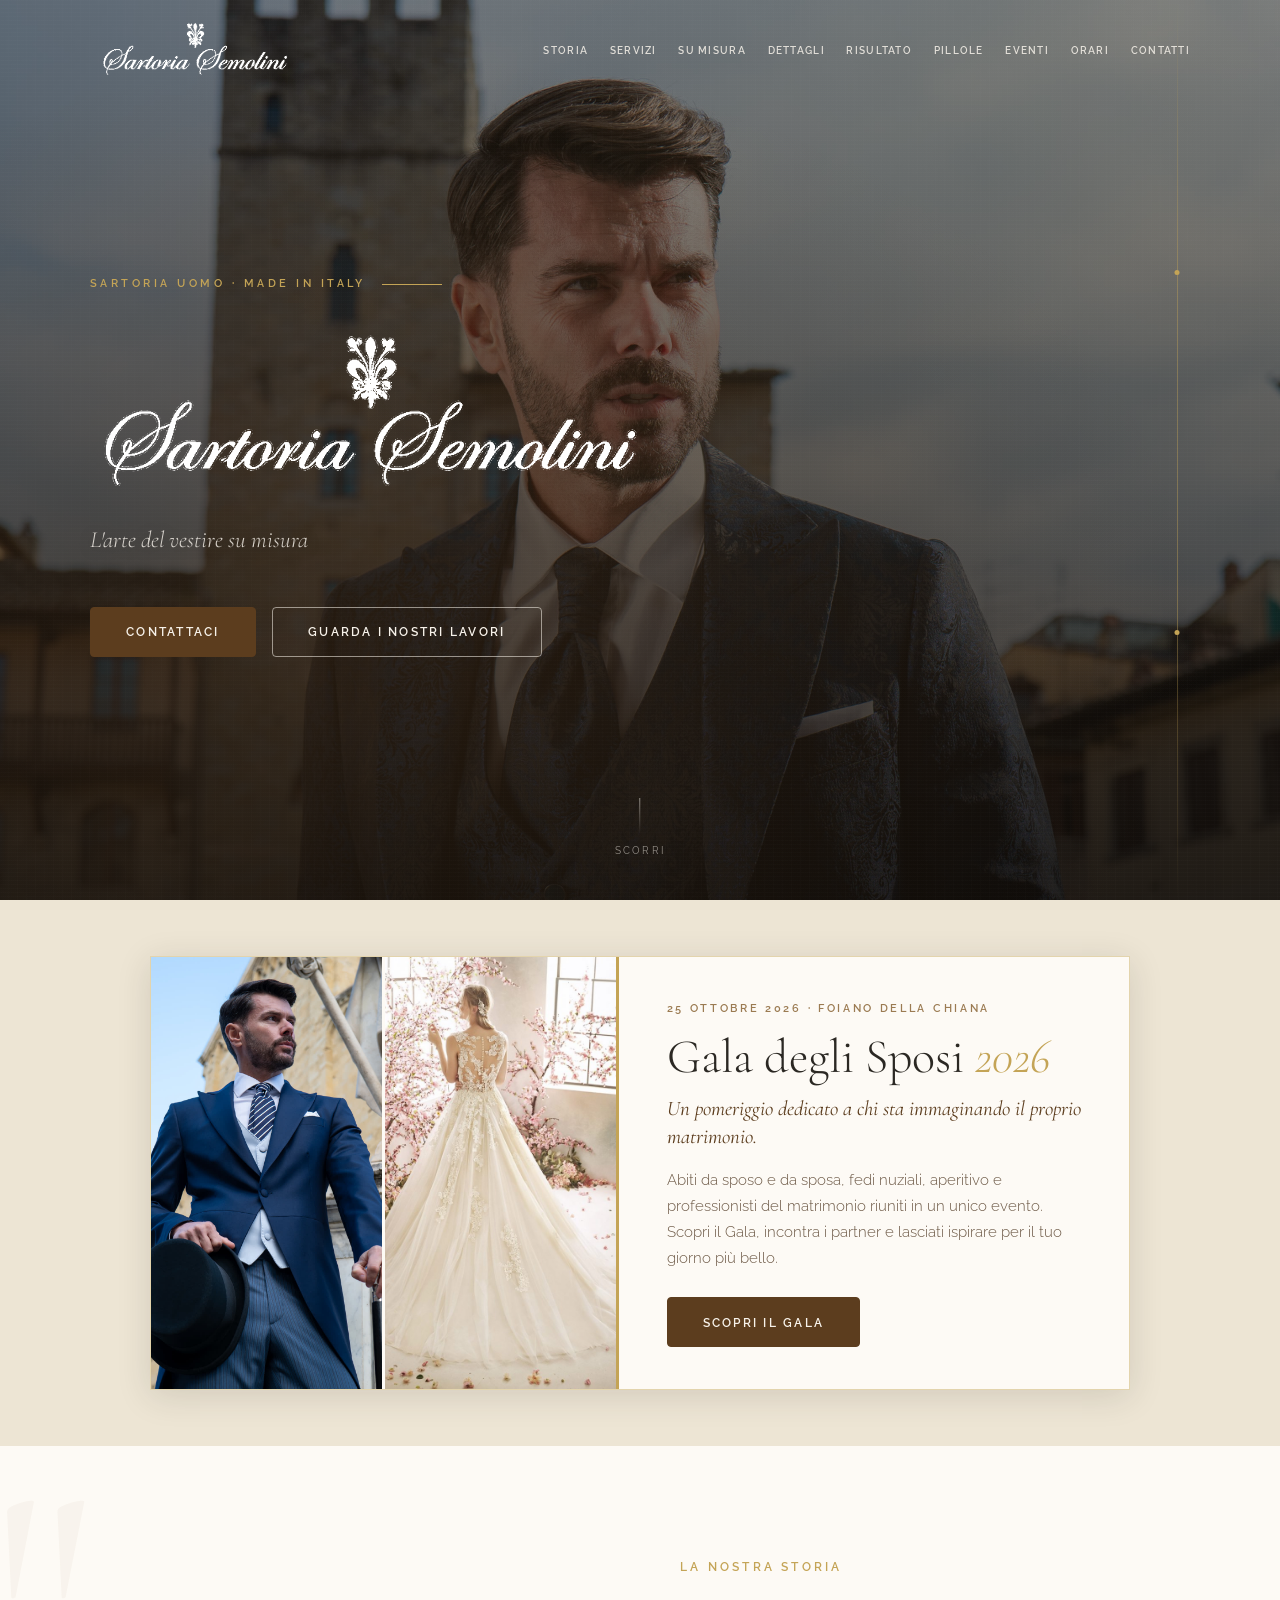
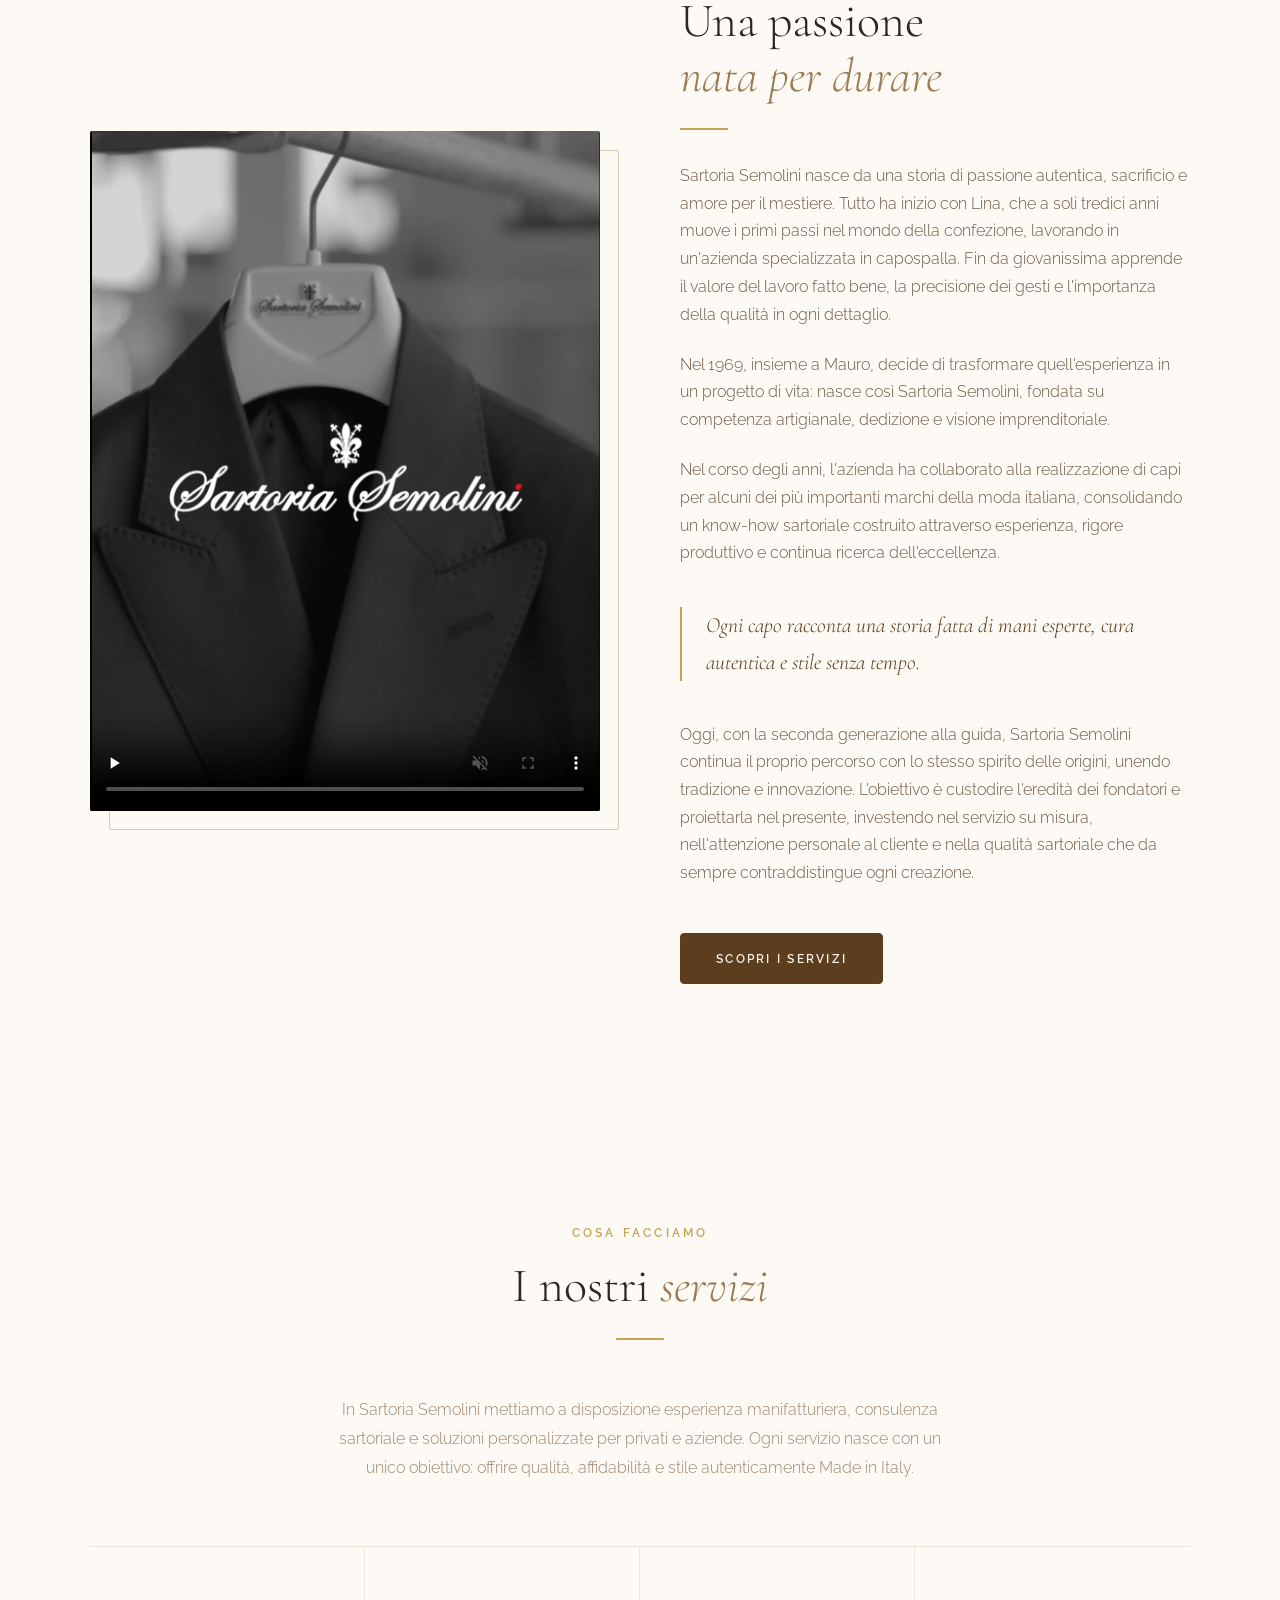
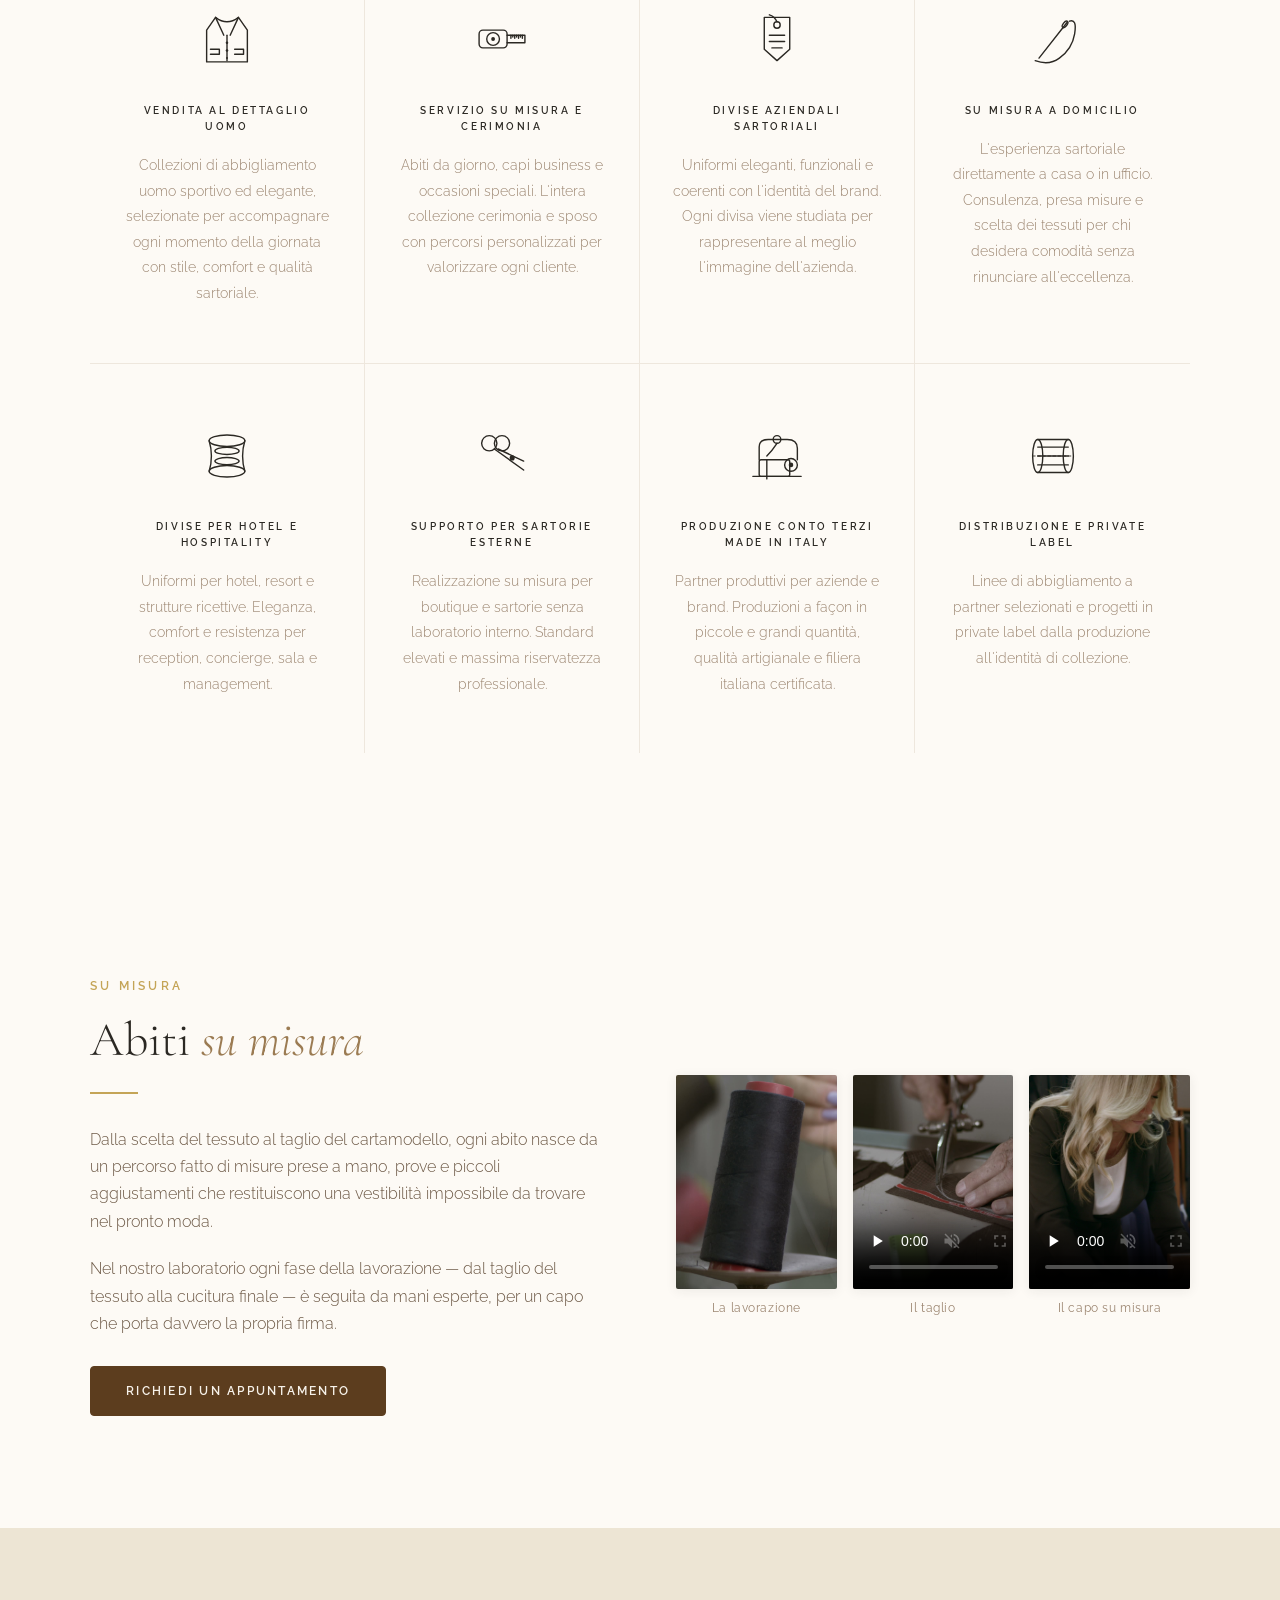
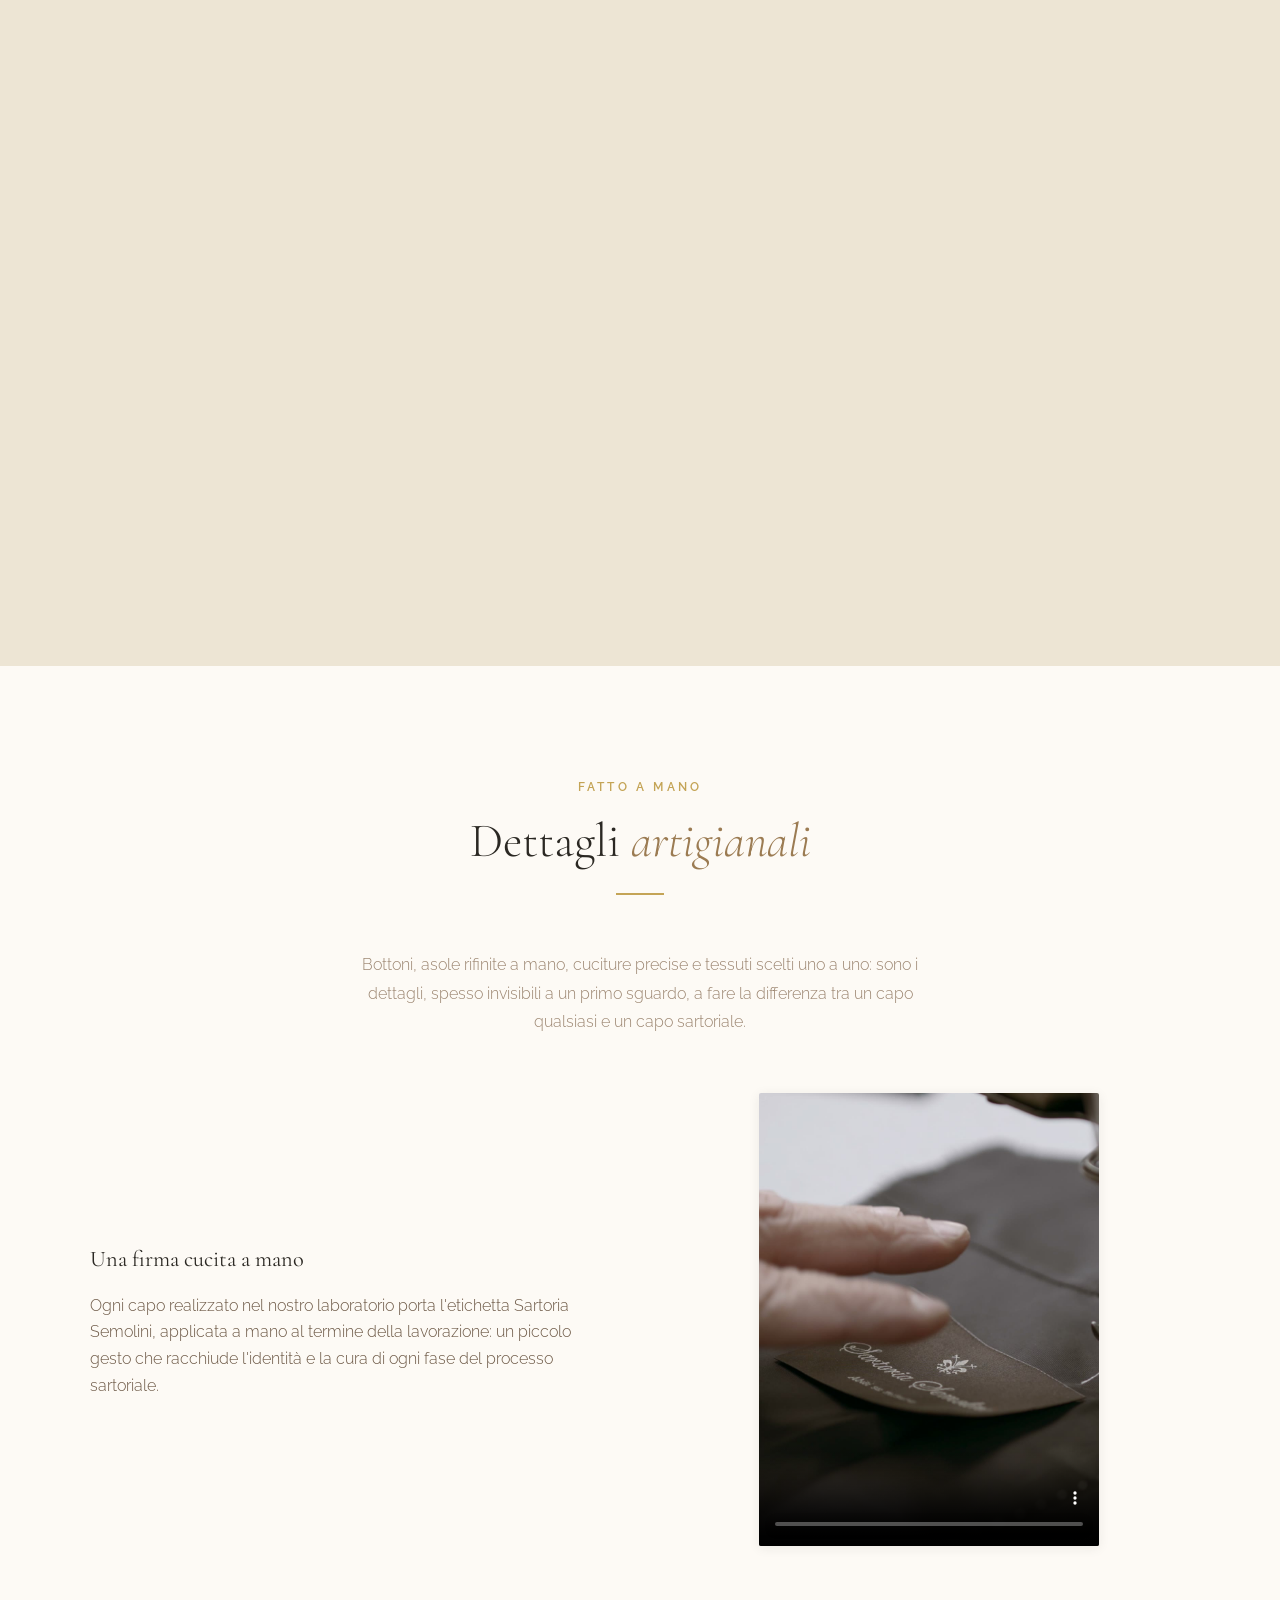
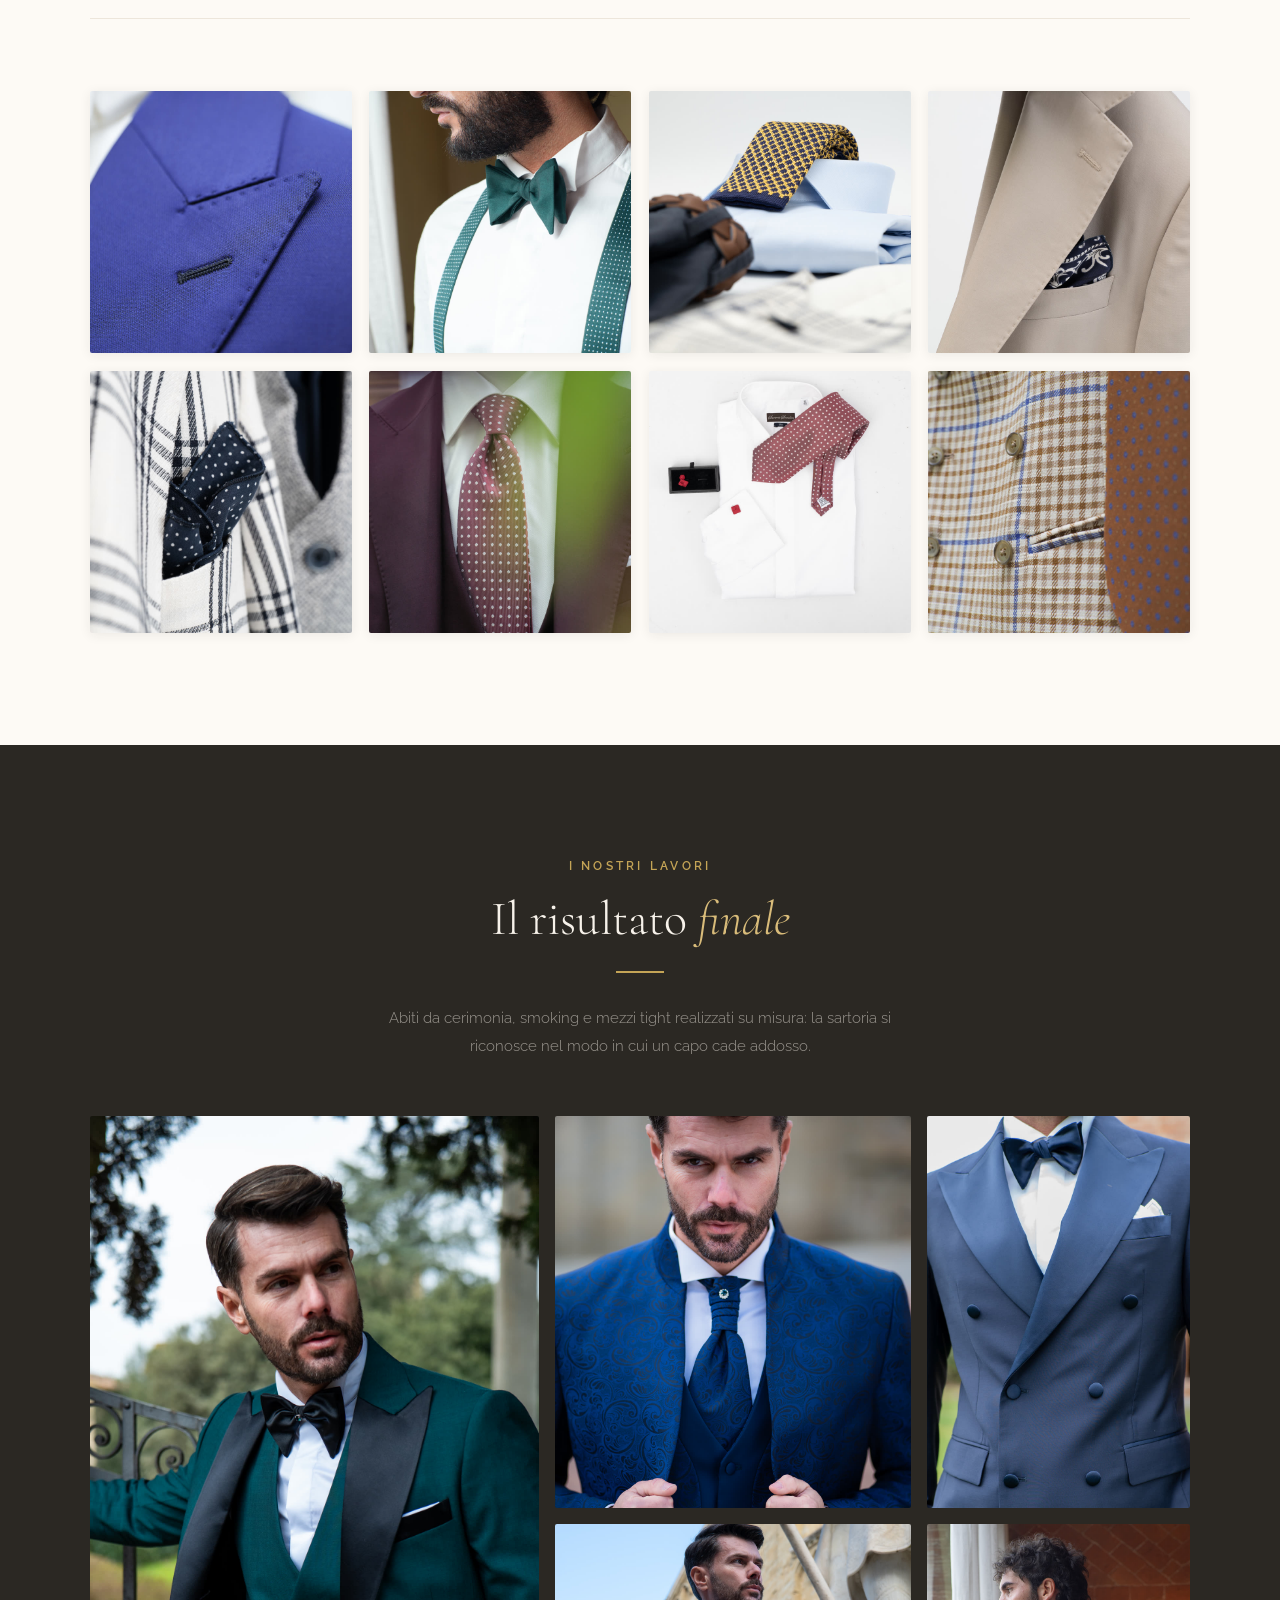
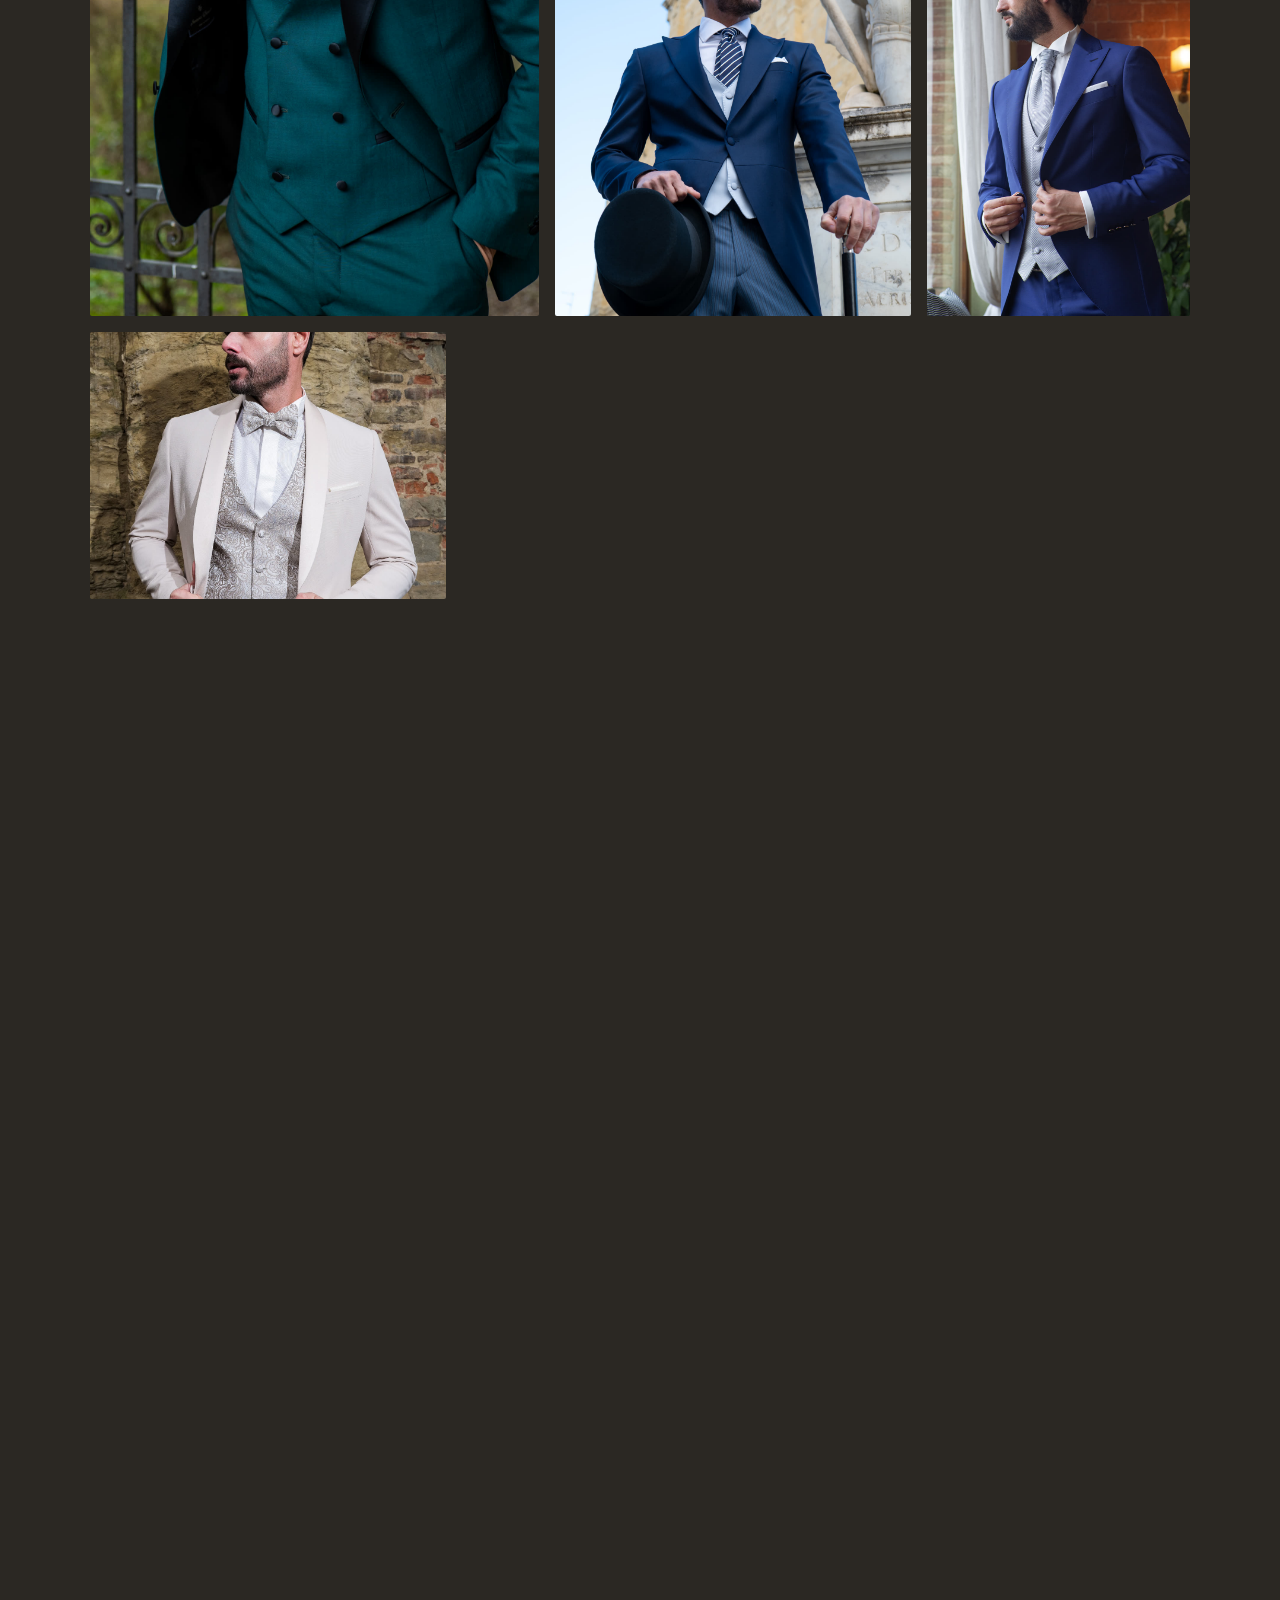
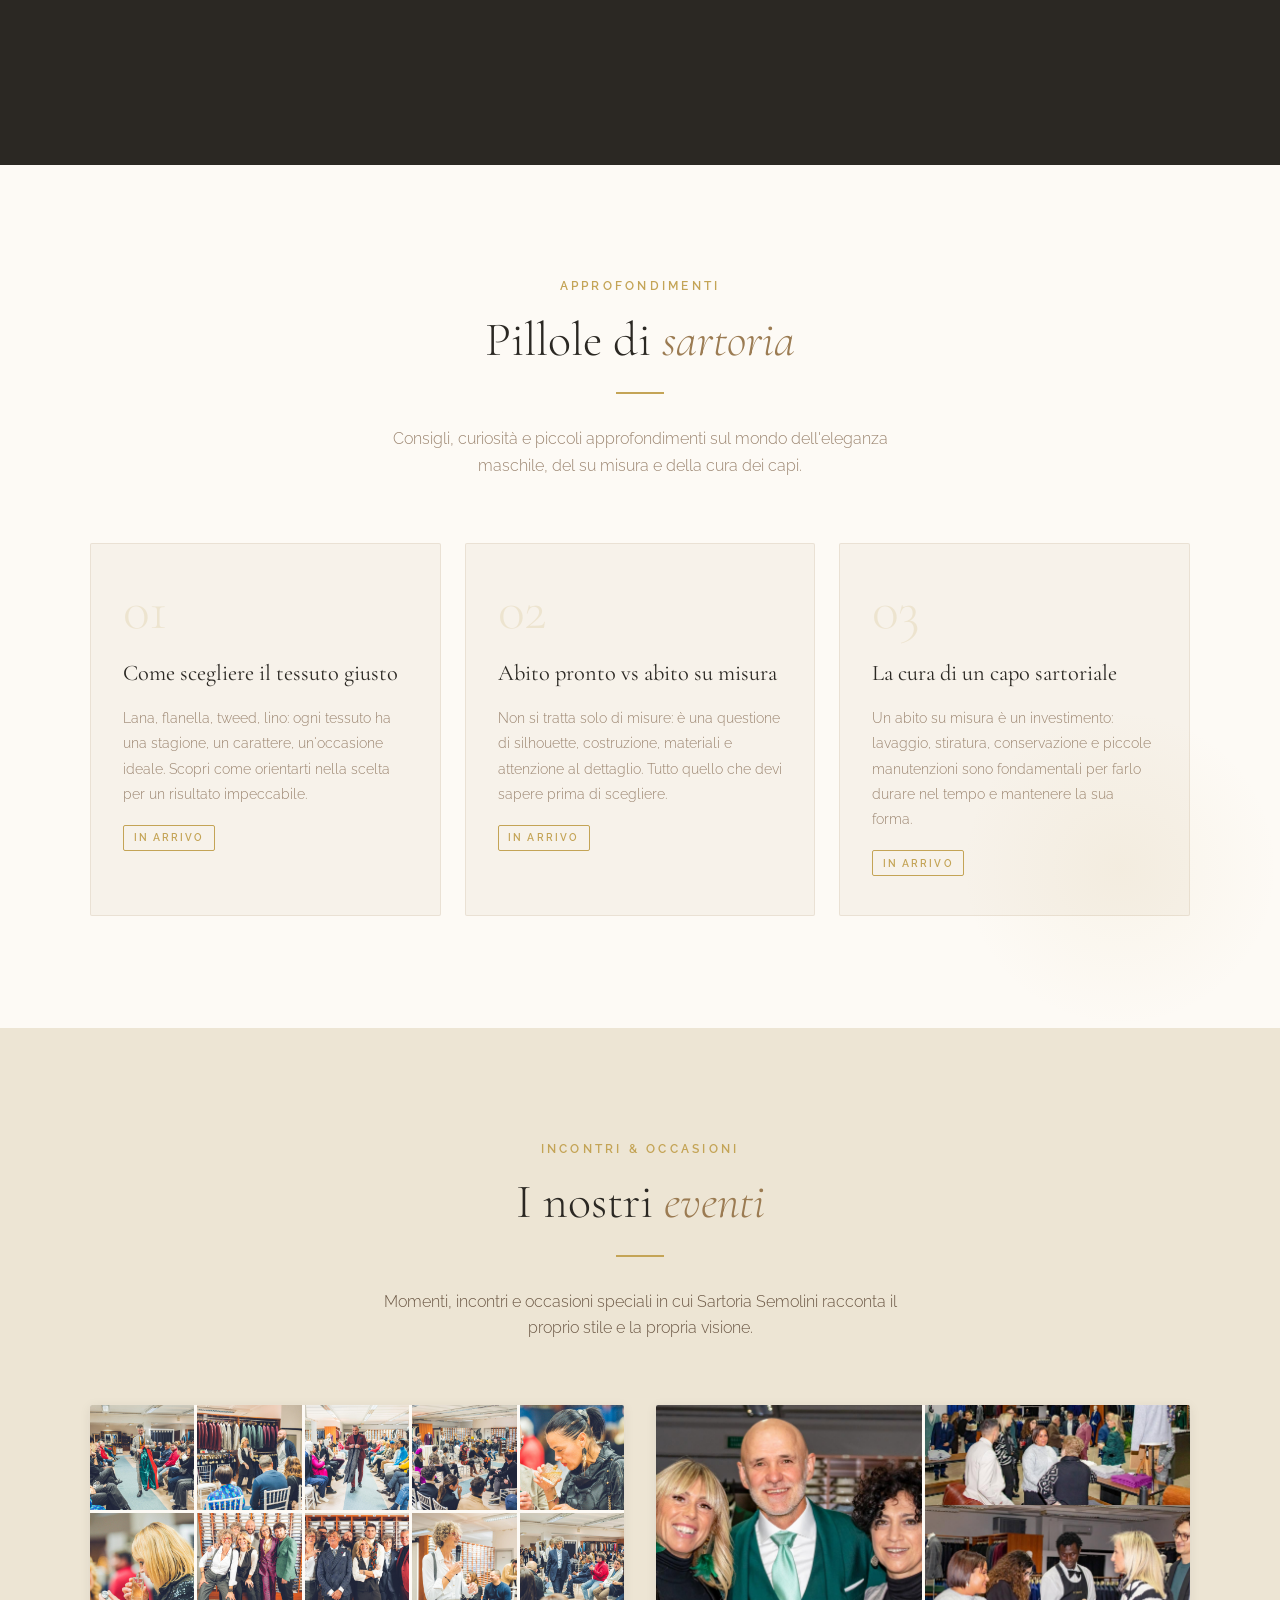
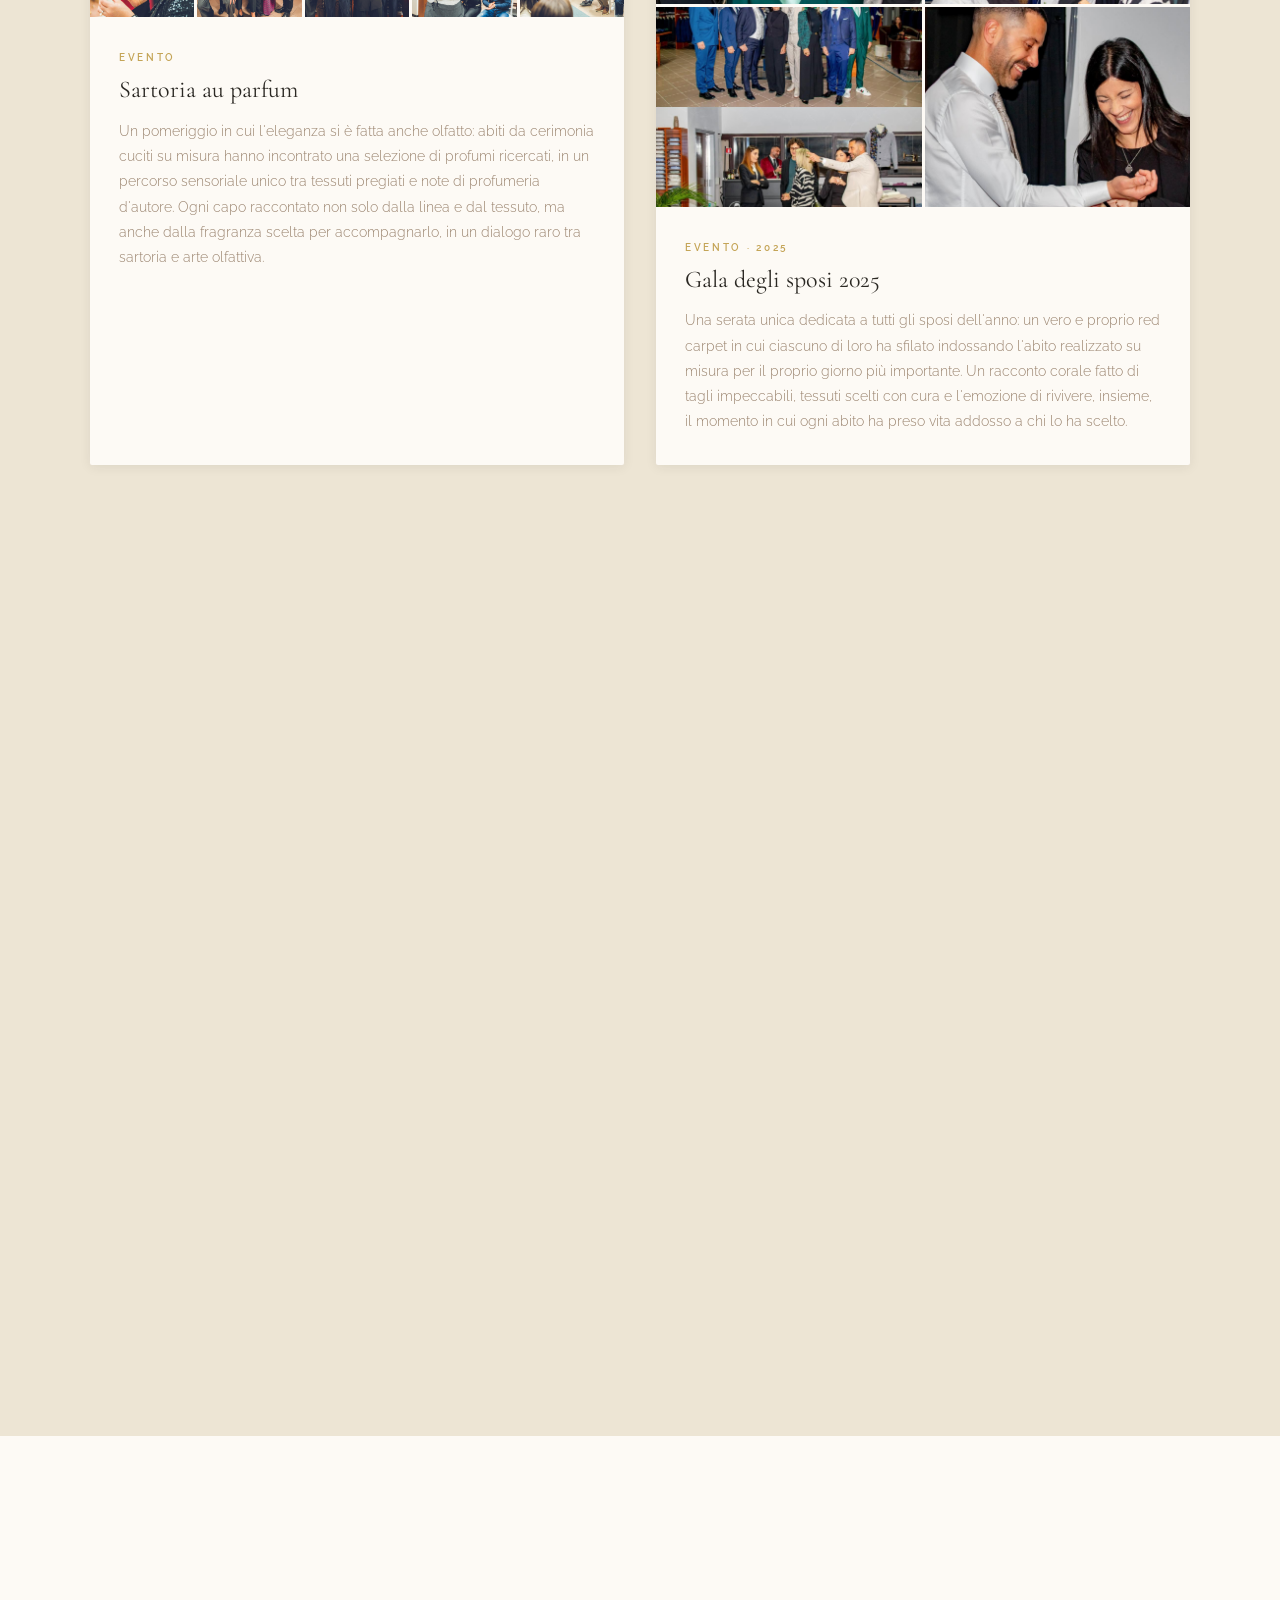
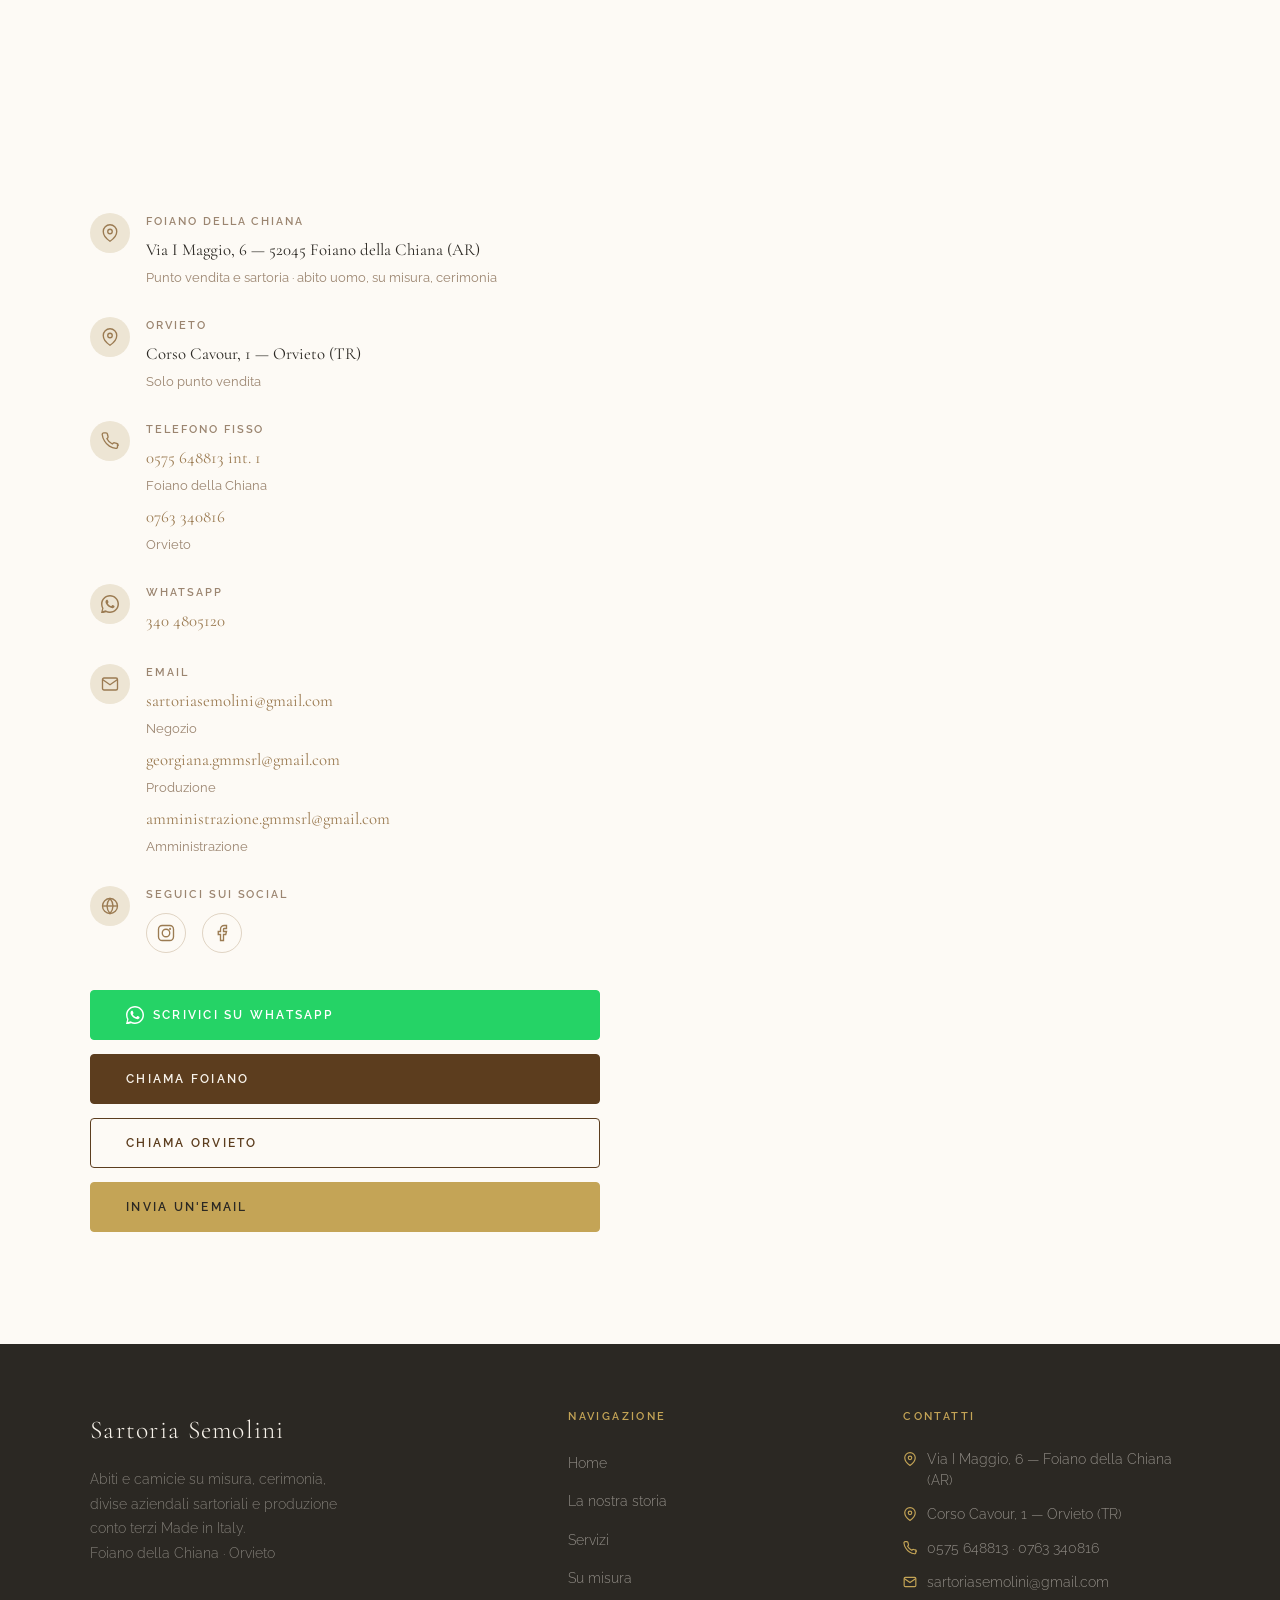
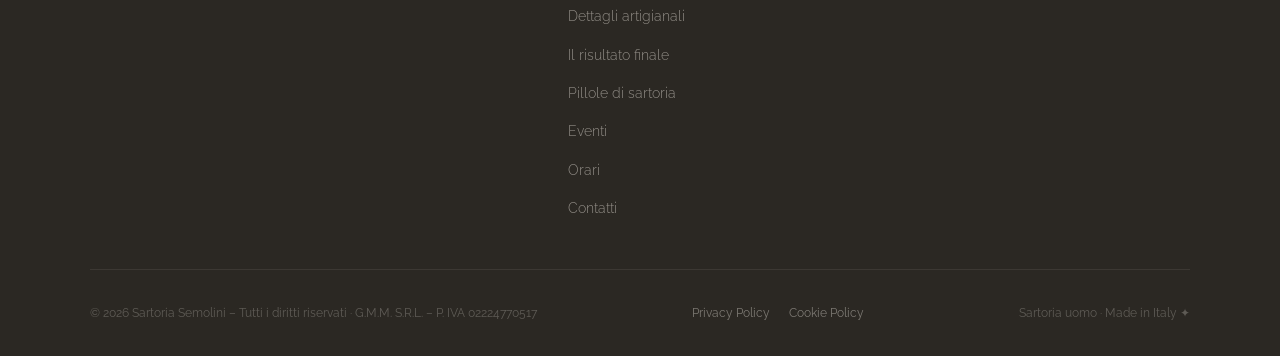
<file: index.html>
<!DOCTYPE html>
<html lang="it">
<head>
  <meta charset="UTF-8" />
  <meta name="viewport" content="width=device-width, initial-scale=1.0" />

  <!-- =============================================
       SEO – META DESCRIPTION
  ============================================= -->
  <meta name="description" content="Sartoria Semolini: abiti e camicie su misura, cerimonia, divise aziendali sartoriali e produzione conto terzi Made in Italy a Foiano della Chiana e Orvieto." />

  <title>Sartoria Semolini | Abiti e Camicie su Misura</title>

  <!-- =============================================
       GOOGLE FONTS
       Cormorant Garamond = titoli raffinati
       Raleway             = corpo testo leggibile
       Italianno           = logotipo corsivo
  ============================================= -->
  <!-- Font ospitati sul sito (nessuna connessione a fonts.googleapis.com / fonts.gstatic.com) -->
  <link rel="stylesheet" href="fonts/fonts.css" />
  <style>
    /* =============================================
       RESET & BASE
    ============================================= */
    *, *::before, *::after {
      box-sizing: border-box;
      margin: 0;
      padding: 0;
    }

    html {
      scroll-behavior: smooth;
      font-size: 16px;
    }

    /* =============================================
       CSS CUSTOM PROPERTIES (PALETTE)
    ============================================= */
    :root {
      --ivory:        #F7F2EA;
      --beige-light:  #EDE5D4;
      --beige:        #D9CBAF;
      --warm-brown:   #9B7B52;
      --dark-brown:   #5C3D1E;
      --antracite:    #2B2823;
      --logo-brown:   #45342b;
      --gold:         #C4A456;
      --gold-light:   #D9BC7A;
      --white:        #FDFAF5;
      --text-dark:    #2B2823;
      --text-mid:     #6B5744;
      --text-light:   #9B8570;

      --font-display: 'Cormorant Garamond', Georgia, serif;
      --font-body:    'Raleway', sans-serif;
      --font-script:  'Italianno', cursive;

      --radius:       4px;
      --transition:   0.35s ease;
      --shadow-sm:    0 2px 12px rgba(43,40,35,0.08);
      --shadow-md:    0 6px 32px rgba(43,40,35,0.14);
    }

    body {
      font-family: var(--font-body);
      background-color: var(--ivory);
      color: var(--text-dark);
      line-height: 1.7;
      -webkit-font-smoothing: antialiased;
    }

    img {
      max-width: 100%;
      display: block;
    }

    a {
      text-decoration: none;
      color: inherit;
    }

    /* =============================================
       UTILITY CLASSES
    ============================================= */
    .container {
      width: 90%;
      max-width: 1100px;
      margin: 0 auto;
    }

    .section-label {
      font-family: var(--font-body);
      font-size: 0.72rem;
      font-weight: 600;
      letter-spacing: 0.28em;
      text-transform: uppercase;
      color: var(--gold);
      display: block;
      margin-bottom: 1rem;
    }

    .section-title {
      font-family: var(--font-display);
      font-size: clamp(2rem, 4vw, 3rem);
      font-weight: 300;
      line-height: 1.15;
      color: var(--antracite);
    }

    .section-title em {
      font-style: italic;
      color: var(--warm-brown);
    }

    .hero__title-image {
      margin-bottom: 1.4rem;
      width: min(560px, 78vw);
    }

    .hero__logo {
      width: 100%;
      height: auto;
      display: block;
      object-fit: contain;
      filter: brightness(0) invert(1);
    }

    .divider {
      width: 48px;
      height: 2px;
      background: var(--gold);
      margin: 1.5rem 0 2rem;
    }

    .divider--center {
      margin-left: auto;
      margin-right: auto;
    }

    /* =============================================
       BUTTONS
    ============================================= */
    .btn {
      display: inline-block;
      padding: 0.85rem 2.2rem;
      font-family: var(--font-body);
      font-size: 0.78rem;
      font-weight: 600;
      letter-spacing: 0.18em;
      text-transform: uppercase;
      border: 1.5px solid transparent;
      cursor: pointer;
      transition: all var(--transition);
      border-radius: var(--radius);
      white-space: nowrap;
    }

    .btn--primary {
      background: var(--dark-brown);
      color: var(--ivory);
      border-color: var(--dark-brown);
    }

    .btn--primary:hover {
      background: transparent;
      color: var(--dark-brown);
      border-color: var(--dark-brown);
    }

    .btn--outline {
      background: transparent;
      color: var(--ivory);
      border-color: rgba(247,242,234,0.55);
    }

    .btn--outline:hover {
      background: var(--ivory);
      color: var(--antracite);
      border-color: var(--ivory);
    }

    .btn--gold {
      background: var(--gold);
      color: var(--antracite);
      border-color: var(--gold);
    }

    .btn--gold:hover {
      background: transparent;
      color: var(--gold);
      border-color: var(--gold);
    }

    .btn--whatsapp {
      background: #25D366;
      color: #fff;
      border-color: #25D366;
      display: inline-flex;
      align-items: center;
      gap: 0.55rem;
    }

    .btn--whatsapp:hover {
      background: #1DA851;
      border-color: #1DA851;
    }

    /* =============================================
       NAVIGATION
    ============================================= */
    .nav {
      position: fixed;
      top: 0;
      left: 0;
      right: 0;
      z-index: 1000;
      padding: 1.1rem 0;
      transition: background var(--transition), box-shadow var(--transition);
    }

    .nav.scrolled {
      background: rgba(247,242,234,0.97);
      box-shadow: var(--shadow-sm);
    }

    .nav__inner {
      display: flex;
      align-items: center;
      justify-content: space-between;
      gap: 1rem;
    }

    .nav__logo {
      display: flex;
      align-items: center;
    }

    .nav__logo-img {
      width: 210px;
      height: auto;
      max-height: 62px;
      object-fit: contain;
      transition: opacity var(--transition), filter var(--transition);
      filter: brightness(0) invert(1);
    }

    .nav.scrolled .nav__logo-img {
      filter: brightness(0);
    }

    .nav__logo-img:hover {
      opacity: 0.9;
    }

    @media (max-width: 600px) {
      .nav__logo-img {
        width: 150px;
        height: auto;
      }
    }

    .nav__links {
      display: flex;
      list-style: none;
      gap: 1.35rem;
      row-gap: 0.5rem;
      flex-wrap: wrap;
      align-items: center;
    }

    .nav__links a {
      font-size: 0.62rem;
      font-weight: 600;
      letter-spacing: 0.13em;
      text-transform: uppercase;
      color: rgba(247,242,234,0.85);
      transition: color var(--transition);
      position: relative;
    }

    .nav__links a::after {
      content: '';
      position: absolute;
      bottom: -3px;
      left: 0;
      width: 0;
      height: 1px;
      background: var(--gold);
      transition: width var(--transition);
    }

    .nav__links a:hover::after { width: 100%; }
    .nav__links a:hover { color: var(--gold); }

    .nav.scrolled .nav__links a {
      color: var(--text-mid);
    }

    .nav.scrolled .nav__links a:hover {
      color: var(--warm-brown);
    }

    /* Hamburger */
    .nav__toggle {
      display: none;
      flex-direction: column;
      gap: 5px;
      cursor: pointer;
      background: none;
      border: none;
      padding: 4px;
    }

    .nav__toggle span {
      display: block;
      width: 24px;
      height: 1.5px;
      background: var(--ivory);
      transition: all var(--transition);
    }

    .nav.scrolled .nav__toggle span {
      background: var(--antracite);
    }

    /* Mobile menu */
    .nav__mobile {
      display: none;
      position: fixed;
      inset: 0;
      background: var(--logo-brown);
      z-index: 1001; /* sopra la nav fissa (1000): la X di chiusura resta cliccabile */
      flex-direction: column;
      align-items: center;
      justify-content: center;
      gap: 1.5rem;
      overflow-y: auto;
      padding: 2rem 0;
    }

    .nav__mobile.open {
      display: flex;
    }

    .nav__mobile a {
      font-family: var(--font-display);
      font-size: 1.6rem;
      font-weight: 300;
      color: var(--ivory);
      letter-spacing: 0.05em;
      transition: color var(--transition);
    }

    .nav__mobile a:hover { color: var(--gold); }

    .nav__mobile-close {
      position: absolute;
      top: 1.5rem;
      right: 1.8rem;
      background: none;
      border: none;
      color: var(--ivory);
      font-size: 2rem;
      cursor: pointer;
    }

    /* =============================================
       HERO SECTION
       Sfondo fotografico (collezione cerimonia) con
       overlay scuro per garantire leggibilità del testo.
    ============================================= */
    .hero {
      position: relative;
      min-height: 100vh;
      display: flex;
      align-items: center;
      overflow: hidden;
      background-color: var(--logo-brown);
      background-image:
        linear-gradient(180deg, rgba(20,16,12,0.5) 0%, rgba(20,16,12,0.68) 55%, rgba(15,12,9,0.88) 100%),
        url('images/hero-damascato-blu.jpg');
      background-size: cover;
      background-position: center 18%;
      background-repeat: no-repeat;
    }

    /* Texture overlay pattern */
    .hero::before {
      content: '';
      position: absolute;
      inset: 0;
      background-image:
        repeating-linear-gradient(
          0deg,
          transparent,
          transparent 3px,
          rgba(255,255,255,0.012) 3px,
          rgba(255,255,255,0.012) 4px
        ),
        repeating-linear-gradient(
          90deg,
          transparent,
          transparent 8px,
          rgba(255,255,255,0.008) 8px,
          rgba(255,255,255,0.008) 9px
        );
      z-index: 1;
    }

    /* Vignetta calda */
    .hero::after {
      content: '';
      position: absolute;
      inset: 0;
      background: radial-gradient(ellipse at 30% 70%, rgba(92,61,30,0.3) 0%, transparent 65%),
                  radial-gradient(ellipse at 80% 10%, rgba(196,164,86,0.1) 0%, transparent 55%);
      z-index: 1;
    }

    .hero__content {
      position: relative;
      z-index: 2;
      max-width: 700px;
      padding: 8rem 0 6rem;
      animation: fadeUp 1s ease both;
    }

    .hero__eyebrow {
      font-size: 0.68rem;
      font-weight: 600;
      letter-spacing: 0.32em;
      text-transform: uppercase;
      color: var(--gold);
      margin-bottom: 1.8rem;
      display: flex;
      align-items: center;
      gap: 1rem;
    }

    .hero__eyebrow::after {
      content: '';
      flex: 1;
      max-width: 60px;
      height: 1px;
      background: var(--gold);
    }

    .hero__subtitle {
      font-family: var(--font-display);
      font-size: clamp(1.1rem, 2.5vw, 1.45rem);
      font-weight: 300;
      font-style: italic;
      color: rgba(247,242,234,0.82);
      margin-bottom: 3rem;
      max-width: 520px;
      line-height: 1.55;
      text-shadow: 0 2px 14px rgba(0,0,0,0.35);
    }

    .hero__buttons {
      display: flex;
      gap: 1rem;
      flex-wrap: wrap;
    }

    /* Decorative thread */
    .hero__thread {
      position: absolute;
      right: 8%;
      bottom: 0;
      top: 0;
      width: 1px;
      background: linear-gradient(to bottom, transparent, rgba(196,164,86,0.4) 30%, rgba(196,164,86,0.4) 70%, transparent);
      z-index: 2;
    }

    .hero__thread::before,
    .hero__thread::after {
      content: '';
      position: absolute;
      left: 50%;
      transform: translateX(-50%);
      width: 5px;
      height: 5px;
      border-radius: 50%;
      background: var(--gold);
    }

    .hero__thread::before { top: 30%; }
    .hero__thread::after  { top: 70%; }

    /* Scroll indicator */
    .hero__scroll {
      position: absolute;
      bottom: 2.5rem;
      left: 50%;
      transform: translateX(-50%);
      z-index: 2;
      display: flex;
      flex-direction: column;
      align-items: center;
      gap: 0.5rem;
      color: rgba(247,242,234,0.55);
      font-size: 0.65rem;
      letter-spacing: 0.2em;
      text-transform: uppercase;
    }

    .hero__scroll-arrow {
      width: 1px;
      height: 36px;
      background: linear-gradient(to bottom, rgba(247,242,234,0.55), transparent);
      animation: scrollPulse 2s ease-in-out infinite;
    }

    /* =============================================
       STORYTELLING
    ============================================= */
    .story {
      padding: 7rem 0;
      background: var(--white);
      position: relative;
      overflow: hidden;
    }

    .story::before {
      content: '"';
      position: absolute;
      top: -0.5rem;
      left: -0.5rem;
      font-family: var(--font-display);
      font-size: 22rem;
      color: rgba(155,123,82,0.05);
      line-height: 1;
      pointer-events: none;
      user-select: none;
    }

    .story__grid {
      display: grid;
      grid-template-columns: 1fr 1fr;
      gap: 5rem;
      align-items: center;
    }

    .story__image-wrap {
      position: relative;
    }

    .story__video {
      width: 100%;
      aspect-ratio: 3/4;
      object-fit: cover;
      border-radius: 2px;
      display: block;
      background: var(--beige-light);
    }

    .story__image-frame {
      position: absolute;
      top: 1.2rem;
      left: 1.2rem;
      right: -1.2rem;
      bottom: -1.2rem;
      border: 1.5px solid var(--beige);
      border-radius: 2px;
      z-index: -1;
    }

    .story__text p {
      font-size: 1.02rem;
      color: var(--text-mid);
      margin-bottom: 1.4rem;
      font-weight: 300;
    }

    .story__quote {
      margin: 2.5rem 0;
      padding-left: 1.5rem;
      border-left: 2px solid var(--gold);
    }

    .story__quote p {
      font-family: var(--font-display);
      font-size: 1.35rem;
      font-style: italic;
      color: var(--dark-brown);
      margin: 0;
    }

    /* =============================================
       SERVIZI
    ============================================= */
    .services {
      padding: 8rem 0 7rem;
      background: var(--white);
    }

    .services__header {
      text-align: center;
      margin-bottom: 3.5rem;
    }

    .services__intro {
      max-width: 620px;
      margin: 0 auto 4rem;
      color: var(--text-light);
      font-size: 0.97rem;
      font-weight: 300;
      line-height: 1.85;
      text-align: center;
    }

    .services__rule {
      width: 100%;
      height: 1px;
      background: rgba(155,123,82,0.18);
      border: none;
      margin: 0;
    }

    .services__grid {
      display: grid;
      grid-template-columns: repeat(4, 1fr);
      gap: 0;
    }

    .service-item {
      padding: 4rem 2rem 3.5rem;
      text-align: center;
      border-right: 1px solid rgba(155,123,82,0.15);
      border-bottom: 1px solid rgba(155,123,82,0.15);
      transition: background var(--transition);
    }

    .service-item:hover {
      background: rgba(247,242,234,0.7);
    }

    .service-item:nth-child(4n) {
      border-right: none;
    }

    .service-item:nth-child(n+5) {
      border-bottom: none;
    }

    .service-item__icon {
      width: 56px;
      height: 56px;
      margin: 0 auto 2.2rem;
      color: var(--antracite);
      display: block;
      transition: color var(--transition), transform var(--transition);
      flex-shrink: 0;
    }

    .service-item:hover .service-item__icon {
      color: var(--warm-brown);
      transform: translateY(-4px);
    }

    .service-item__title {
      font-family: var(--font-body);
      font-size: 0.62rem;
      font-weight: 600;
      letter-spacing: 0.26em;
      text-transform: uppercase;
      color: var(--antracite);
      margin-bottom: 1.1rem;
      line-height: 1.65;
    }

    .service-item__desc {
      font-family: var(--font-body);
      font-size: 0.88rem;
      color: var(--text-light);
      line-height: 1.82;
      font-weight: 300;
      max-width: 230px;
      margin: 0 auto;
    }

    @media (max-width: 900px) {
      .services__grid {
        grid-template-columns: repeat(2, 1fr);
      }
      .service-item:nth-child(4n) {
        border-right: 1px solid rgba(155,123,82,0.15);
      }
      .service-item:nth-child(n+5) {
        border-bottom: 1px solid rgba(155,123,82,0.15);
      }
      .service-item:nth-child(2n) {
        border-right: none;
      }
      .service-item:nth-last-child(-n+2) {
        border-bottom: none;
      }
    }

    @media (max-width: 600px) {
      .services {
        padding: 6rem 0 5rem;
      }
      .services__grid {
        grid-template-columns: 1fr;
      }
      .service-item:nth-child(4n),
      .service-item:nth-child(2n) {
        border-right: 1px solid rgba(155,123,82,0.15);
      }
      .service-item:nth-child(n+5),
      .service-item:nth-last-child(-n+2) {
        border-bottom: 1px solid rgba(155,123,82,0.15);
      }
      .service-item:nth-child(n) {
        border-right: none;
      }
      .service-item:last-child {
        border-bottom: none;
      }
      .service-item {
        padding: 3.2rem 1.5rem 2.8rem;
      }
      .service-item__desc {
        max-width: 100%;
      }
    }

    /* =============================================
       SU MISURA — sezione a due colonne riusabile
       (Abiti su misura / Camicie su misura)
    ============================================= */
    .split {
      padding: 7rem 0;
      background: var(--white);
    }

    .split--alt { background: var(--beige-light); }

    .split__grid {
      display: grid;
      grid-template-columns: 1fr 1fr;
      gap: 4.5rem;
      align-items: center;
    }

    .split--reverse .split__grid {
      grid-template-columns: 1fr 1fr;
    }

    .split--reverse .split__media { order: 2; }
    .split--reverse .split__text  { order: 1; }

    .split__text p {
      color: var(--text-mid);
      font-size: 1rem;
      font-weight: 300;
      margin-bottom: 1.3rem;
    }

    .split__media { display: flex; flex-direction: column; gap: 1rem; }

    .split__media-row {
      display: grid;
      grid-template-columns: repeat(3, 1fr);
      gap: 1rem;
    }

    .split__video-frame { position: relative; }

    .split__video {
      width: 100%;
      aspect-ratio: 3/4;
      object-fit: cover;
      border-radius: 2px;
      display: block;
      background: var(--beige-light);
      box-shadow: var(--shadow-sm);
    }

    .split__video-caption {
      margin-top: 0.6rem;
      font-size: 0.72rem;
      letter-spacing: 0.05em;
      color: var(--text-light);
      text-align: center;
    }

    /* Griglia 2x2 immagini camicie */
    .split__img-grid {
      display: grid;
      grid-template-columns: 1fr 1fr;
      gap: 1rem;
    }

    .split__img-grid img {
      width: 100%;
      aspect-ratio: 1/1;
      object-fit: cover;
      border-radius: 2px;
      box-shadow: var(--shadow-sm);
      transition: transform var(--transition);
    }

    .split__img-grid a:hover img { transform: scale(1.03); }

    @media (max-width: 900px) {
      .split { padding: 5.5rem 0; }
      .split__grid { grid-template-columns: 1fr; gap: 2.5rem; }
      .split--reverse .split__grid { grid-template-columns: 1fr; } /* Camicie: una colonna anche su mobile (la regola desktop aveva priorità) */
      .split--reverse .split__media,
      .split--reverse .split__text { order: initial; }
      .split__media-row { max-width: 480px; margin: 0 auto; }
      .split__img-grid { max-width: 480px; margin: 0 auto; }
    }

    @media (max-width: 560px) {
      .split__media-row { grid-template-columns: 1fr; }
    }

    /* =============================================
       DETTAGLI ARTIGIANALI
    ============================================= */
    .dettagli {
      padding: 7rem 0;
      background: var(--white);
    }

    .dettagli__header { text-align: center; margin-bottom: 3.5rem; }

    .dettagli__intro {
      max-width: 600px;
      margin: 0 auto;
      color: var(--text-light);
      font-size: 0.97rem;
      font-weight: 300;
      line-height: 1.85;
      text-align: center;
    }

    .dettagli__feature {
      display: grid;
      grid-template-columns: 1fr 1fr;
      gap: 3.5rem;
      align-items: center;
      margin: 3.5rem 0 4.5rem;
      padding-bottom: 4.5rem;
      border-bottom: 1px solid rgba(155,123,82,0.16);
    }

    .dettagli__feature-text p {
      color: var(--text-mid);
      font-weight: 300;
      font-size: 0.98rem;
    }

    .dettagli__feature-video {
      width: 100%;
      aspect-ratio: 3/4;
      object-fit: cover;
      border-radius: 2px;
      display: block;
      background: var(--beige-light);
      box-shadow: var(--shadow-sm);
      max-width: 340px;
      margin: 0 auto;
    }

    .dettagli__grid {
      display: grid;
      grid-template-columns: repeat(4, 1fr);
      gap: 1.1rem;
    }

    .dettagli__grid figure {
      margin: 0;
      overflow: hidden;
      border-radius: 2px;
      box-shadow: var(--shadow-sm);
    }

    .dettagli__grid img {
      width: 100%;
      aspect-ratio: 1/1;
      object-fit: cover;
      display: block;
      transition: transform var(--transition);
    }

    .dettagli__grid figure:hover img { transform: scale(1.06); }

    @media (max-width: 900px) {
      .dettagli__feature { grid-template-columns: 1fr; gap: 2rem; }
      .dettagli__feature-video { order: -1; }
      .dettagli__grid { grid-template-columns: repeat(3, 1fr); }
    }

    @media (max-width: 600px) {
      .dettagli { padding: 5.5rem 0; }
      .dettagli__grid { grid-template-columns: repeat(2, 1fr); gap: 0.7rem; }
    }

    /* =============================================
       IL RISULTATO FINALE (galleria fotografica)
    ============================================= */
    .gallery {
      padding: 7rem 0;
      background: var(--antracite);
    }

    .gallery__header {
      text-align: center;
      margin-bottom: 1.5rem;
    }

    .gallery__header .section-title {
      color: var(--ivory);
    }

    .gallery__intro {
      max-width: 560px;
      margin: 0 auto 3.5rem;
      text-align: center;
      color: rgba(247,242,234,0.55);
      font-size: 0.95rem;
      font-weight: 300;
      line-height: 1.8;
    }

    .gallery__grid {
      display: grid;
      grid-template-columns: repeat(12, 1fr);
      grid-template-rows: auto;
      gap: 1rem;
    }

    .gallery__item { position: relative; overflow: hidden; border-radius: 2px; }
    .gallery__item:nth-child(1) { grid-column: span 5; grid-row: span 2; }
    .gallery__item:nth-child(2) { grid-column: span 4; }
    .gallery__item:nth-child(3) { grid-column: span 3; }
    .gallery__item:nth-child(4) { grid-column: span 4; }
    .gallery__item:nth-child(5) { grid-column: span 3; }
    .gallery__item:nth-child(6) { grid-column: span 4; }

    .gallery__img {
      width: 100%;
      height: 100%;
      object-fit: cover;
      display: block;
      transition: transform 0.6s ease;
    }

    .gallery__item:hover .gallery__img { transform: scale(1.045); }

    .gallery__item:nth-child(1) .gallery__img { min-height: 380px; }
    .gallery__item:nth-child(2) .gallery__img,
    .gallery__item:nth-child(3) .gallery__img,
    .gallery__item:nth-child(4) .gallery__img,
    .gallery__item:nth-child(5) .gallery__img,
    .gallery__item:nth-child(6) .gallery__img { aspect-ratio: 4/3; }

    .gallery__cta {
      text-align: center;
      margin-top: 3rem;
    }

    .gallery__subsection {
      margin-top: 4.5rem;
      padding-top: 4rem;
      border-top: 1px solid rgba(247,242,234,0.12);
      text-align: center;
    }

    .gallery__subtitle {
      font-family: var(--font-display);
      font-size: clamp(1.5rem, 3vw, 2.1rem);
      font-weight: 300;
      color: var(--ivory);
      margin-bottom: 1rem;
    }

    .gallery__subtitle em {
      font-style: italic;
      color: var(--gold-light);
    }

    .gallery__estate-grid {
      display: grid;
      grid-template-columns: repeat(4, 1fr);
      gap: 1rem;
      margin-top: 2.5rem;
    }

    .gallery__estate-grid img {
      width: 100%;
      aspect-ratio: 4/3;
      object-fit: cover;
      border-radius: 2px;
      display: block;
      box-shadow: var(--shadow-sm);
      transition: transform 0.6s ease;
    }

    .gallery__estate-grid img:hover { transform: scale(1.045); }

    @media (max-width: 900px) {
      .gallery__estate-grid { grid-template-columns: repeat(3, 1fr); }
    }

    @media (max-width: 600px) {
      .gallery__estate-grid { grid-template-columns: repeat(2, 1fr); gap: 0.7rem; }
    }

    /* =============================================
       PILLOLE DI SARTORIA
    ============================================= */
    .pillole {
      padding: 7rem 0;
      background: var(--white);
      position: relative;
      overflow: hidden;
    }

    .pillole::after {
      content: '';
      position: absolute;
      bottom: 0;
      right: 0;
      width: 320px;
      height: 320px;
      background: radial-gradient(circle, rgba(196,164,86,0.07) 0%, transparent 70%);
      pointer-events: none;
    }

    .pillole__header {
      text-align: center;
      margin-bottom: 4rem;
    }

    .pillole__grid {
      display: grid;
      grid-template-columns: repeat(auto-fit, minmax(280px, 1fr));
      gap: 1.5rem;
    }

    .pillola-card {
      background: var(--ivory);
      border: 1px solid rgba(155,123,82,0.14);
      border-radius: 2px;
      padding: 2.4rem 2rem;
      position: relative;
      overflow: hidden;
      transition: transform var(--transition), box-shadow var(--transition), border-color var(--transition);
    }

    .pillola-card::after {
      content: '';
      position: absolute;
      bottom: 0;
      left: 0;
      right: 0;
      height: 3px;
      background: var(--gold);
      transform: scaleX(0);
      transform-origin: left;
      transition: transform var(--transition);
    }

    .pillola-card:hover {
      transform: translateY(-4px);
      box-shadow: var(--shadow-md);
      border-color: rgba(196,164,86,0.3);
    }

    .pillola-card:hover::after {
      transform: scaleX(1);
    }

    .pillola-card__number {
      font-family: var(--font-display);
      font-size: 3.5rem;
      font-weight: 300;
      color: rgba(196,164,86,0.18);
      line-height: 1;
      margin-bottom: 1rem;
      letter-spacing: -0.02em;
    }

    .pillola-card__title {
      font-family: var(--font-display);
      font-size: 1.4rem;
      font-weight: 400;
      color: var(--antracite);
      margin-bottom: 0.8rem;
    }

    .pillola-card__desc {
      font-size: 0.9rem;
      color: var(--text-light);
      line-height: 1.75;
      font-weight: 300;
    }

    .pillola-card__badge {
      display: inline-block;
      margin-top: 1.2rem;
      font-size: 0.65rem;
      font-weight: 600;
      letter-spacing: 0.2em;
      text-transform: uppercase;
      color: var(--gold);
      border: 1px solid var(--gold);
      padding: 0.2rem 0.6rem;
      border-radius: 2px;
    }

    /* =============================================
       EVENTI
    ============================================= */
    .eventi {
      padding: 7rem 0;
      background: var(--beige-light);
    }

    .eventi__header {
      text-align: center;
      margin-bottom: 4rem;
    }

    .eventi__grid {
      display: grid;
      grid-template-columns: repeat(auto-fit, minmax(320px, 1fr));
      gap: 2rem;
    }

    .evento-card {
      background: var(--white);
      border-radius: 2px;
      overflow: hidden;
      box-shadow: var(--shadow-sm);
      transition: transform var(--transition), box-shadow var(--transition);
    }

    .evento-card:hover {
      transform: translateY(-5px);
      box-shadow: var(--shadow-md);
    }

    .evento-card__image {
      width: 100%;
      aspect-ratio: 16/9;
      object-fit: cover;
      display: block;
    }

    .evento-card__image-placeholder {
      width: 100%;
      aspect-ratio: 16/9;
      background: linear-gradient(135deg, var(--beige-light) 0%, var(--beige) 100%);
      display: flex;
      flex-direction: column;
      align-items: center;
      justify-content: center;
      gap: 0.75rem;
      color: var(--text-light);
      font-size: 0.75rem;
      letter-spacing: 0.12em;
      text-transform: uppercase;
    }

    .evento-card__image-placeholder svg {
      opacity: 0.3;
    }

    .evento-card__gallery {
      display: grid;
      grid-template-columns: repeat(5, 1fr);
      gap: 3px;
    }

    .evento-card__gallery img {
      width: 100%;
      aspect-ratio: 1/1;
      object-fit: cover;
      display: block;
      transition: transform var(--transition);
    }

    .evento-card__gallery img:hover {
      transform: scale(1.06);
    }

    @media (max-width: 420px) {
      .evento-card__gallery {
        grid-template-columns: repeat(4, 1fr);
      }
    }

    .evento-card__gallery--sposi {
      grid-template-columns: repeat(2, 1fr);
    }

    .evento-card__gallery--sposi img {
      aspect-ratio: 4/3;
    }

    .evento-card__body {
      padding: 2rem 1.8rem;
    }

    .evento-card__label {
      font-family: var(--font-body);
      font-size: 0.65rem;
      font-weight: 600;
      letter-spacing: 0.26em;
      text-transform: uppercase;
      color: var(--gold);
      margin-bottom: 0.6rem;
      display: block;
    }

    .evento-card__title {
      font-family: var(--font-display);
      font-size: 1.5rem;
      font-weight: 400;
      color: var(--antracite);
      margin-bottom: 0.8rem;
      line-height: 1.2;
    }

    .evento-card__desc {
      font-size: 0.9rem;
      color: var(--text-light);
      line-height: 1.75;
      font-weight: 300;
    }

    /* =============================================
       ORARI
    ============================================= */
    .hours {
      padding: 7rem 0;
      background: var(--beige-light);
    }

    .hours__grid {
      display: grid;
      grid-template-columns: 1fr 1fr;
      gap: 4rem;
      align-items: start;
    }

    .hours__table {
      width: 100%;
      border-collapse: collapse;
      margin-top: 1.5rem;
    }

    .hours__table tr {
      border-bottom: 1px solid rgba(155,123,82,0.15);
    }

    .hours__table tr:last-child {
      border-bottom: none;
    }

    .hours__table td {
      padding: 0.9rem 0;
      font-size: 0.95rem;
      color: var(--text-mid);
    }

    .hours__table td:first-child {
      font-weight: 600;
      color: var(--antracite);
      letter-spacing: 0.04em;
    }

    .hours__table td:last-child {
      text-align: right;
      font-family: var(--font-display);
      font-size: 1.05rem;
    }

    .hours__table .closed {
      color: var(--text-light);
      font-style: italic;
      font-family: var(--font-display);
    }

    .hours__badge {
      display: inline-block;
      background: var(--gold);
      color: var(--antracite);
      font-size: 0.68rem;
      font-weight: 600;
      letter-spacing: 0.14em;
      text-transform: uppercase;
      padding: 0.3rem 0.8rem;
      border-radius: 2px;
      margin-bottom: 1.5rem;
    }

    .hours__info-box {
      background: var(--white);
      border-radius: 2px;
      padding: 2rem;
      border: 1px solid rgba(155,123,82,0.12);
    }

    .hours__info-box p {
      font-size: 0.92rem;
      color: var(--text-mid);
      margin-bottom: 1rem;
      display: flex;
      align-items: flex-start;
      gap: 0.75rem;
    }

    .hours__info-box p svg {
      flex-shrink: 0;
      margin-top: 2px;
    }

    /* =============================================
       CONTATTI
    ============================================= */
    .contact {
      padding: 7rem 0;
      background: var(--white);
    }

    .contact__grid {
      display: grid;
      grid-template-columns: 1fr 1fr;
      gap: 5rem;
      align-items: start;
    }

    .contact__info {
      display: flex;
      flex-direction: column;
      gap: 1.8rem;
    }

    .contact__item {
      display: flex;
      align-items: flex-start;
      gap: 1rem;
    }

    .contact__icon {
      width: 40px;
      height: 40px;
      border-radius: 50%;
      background: var(--beige-light);
      display: flex;
      align-items: center;
      justify-content: center;
      flex-shrink: 0;
      color: var(--warm-brown);
    }

    .contact__item-label {
      font-size: 0.68rem;
      font-weight: 600;
      letter-spacing: 0.18em;
      text-transform: uppercase;
      color: var(--text-light);
      margin-bottom: 0.25rem;
    }

    .contact__item-value {
      font-family: var(--font-display);
      font-size: 1.05rem;
      color: var(--antracite);
    }

    .contact__item-value a {
      display: block;
      color: var(--warm-brown);
      transition: color var(--transition);
    }

    .contact__item-value a:hover {
      color: var(--dark-brown);
    }

    .contact__item-value small {
      font-family: var(--font-body);
      font-size: 0.8rem;
      color: var(--text-light);
      display: block;
      margin-top: 0.15rem;
    }

    .contact__buttons {
      display: flex;
      flex-direction: column;
      gap: 0.85rem;
      margin-top: 0.5rem;
    }

    .contact__map {
      width: 100%;
      aspect-ratio: 4/3;
      background: var(--beige-light);
      border-radius: 2px;
      border: 1px dashed rgba(155,123,82,0.3);
      display: flex;
      flex-direction: column;
      align-items: center;
      justify-content: center;
      gap: 1rem;
      color: var(--text-light);
      font-size: 0.8rem;
      letter-spacing: 0.08em;
      text-align: center;
      padding: 2rem;
    }

    .contact__map iframe {
      width: 100%;
      height: 100%;
      border: 0;
      border-radius: 2px;
    }

    .contact__social {
      display: flex;
      gap: 1rem;
      margin-top: 0.5rem;
    }

    .contact__social a {
      width: 40px;
      height: 40px;
      border-radius: 50%;
      border: 1.5px solid rgba(155,123,82,0.3);
      display: flex;
      align-items: center;
      justify-content: center;
      color: var(--warm-brown);
      transition: all var(--transition);
    }

    .contact__social a:hover {
      background: var(--warm-brown);
      color: var(--ivory);
      border-color: var(--warm-brown);
    }

    /* =============================================
       FOOTER
    ============================================= */
    .footer {
      background: var(--antracite);
      padding: 4rem 0 2rem;
    }

    .footer__top {
      display: grid;
      grid-template-columns: 1.5fr 1fr 1fr;
      gap: 3rem;
      padding-bottom: 3rem;
      border-bottom: 1px solid rgba(247,242,234,0.08);
      margin-bottom: 2rem;
    }

    .footer__brand {
      font-family: var(--font-display);
      font-size: 1.6rem;
      font-weight: 300;
      color: var(--ivory);
      letter-spacing: 0.05em;
      margin-bottom: 1rem;
    }

    .footer__brand-desc {
      font-size: 0.85rem;
      color: rgba(247,242,234,0.42);
      line-height: 1.8;
      font-weight: 300;
    }

    .footer__col-title {
      font-size: 0.68rem;
      font-weight: 600;
      letter-spacing: 0.22em;
      text-transform: uppercase;
      color: var(--gold);
      margin-bottom: 1.4rem;
    }

    .footer__links {
      list-style: none;
      display: flex;
      flex-direction: column;
      gap: 0.7rem;
    }

    .footer__links a {
      font-size: 0.88rem;
      color: rgba(247,242,234,0.5);
      transition: color var(--transition);
      font-weight: 300;
    }

    .footer__links a:hover { color: var(--gold); }

    .footer__contact-list {
      list-style: none;
      display: flex;
      flex-direction: column;
      gap: 0.8rem;
    }

    .footer__contact-list li {
      font-size: 0.88rem;
      color: rgba(247,242,234,0.5);
      display: flex;
      align-items: flex-start;
      gap: 0.6rem;
      font-weight: 300;
      line-height: 1.5;
    }

    .footer__contact-list svg {
      color: var(--gold);
      flex-shrink: 0;
      margin-top: 3px;
    }

    .footer__bottom {
      display: flex;
      align-items: center;
      justify-content: space-between;
      gap: 1rem;
      flex-wrap: wrap;
    }

    .footer__copy {
      font-size: 0.78rem;
      color: rgba(247,242,234,0.25);
    }

    .footer__credits {
      font-size: 0.78rem;
      color: rgba(247,242,234,0.25);
    }

    /* =============================================
       ANIMATIONS
    ============================================= */
    @keyframes fadeUp {
      from { opacity: 0; transform: translateY(30px); }
      to   { opacity: 1; transform: translateY(0); }
    }

    @keyframes scrollPulse {
      0%, 100% { opacity: 0.45; }
      50%       { opacity: 0.9; }
    }

    .reveal {
      opacity: 0;
      transform: translateY(25px);
      transition: opacity 0.75s ease, transform 0.75s ease;
    }

    .reveal.visible {
      opacity: 1;
      transform: translateY(0);
    }

    .reveal-delay-1 { transition-delay: 0.1s; }
    .reveal-delay-2 { transition-delay: 0.2s; }
    .reveal-delay-3 { transition-delay: 0.3s; }
    .reveal-delay-4 { transition-delay: 0.4s; }
    .reveal-delay-5 { transition-delay: 0.5s; }
    .reveal-delay-6 { transition-delay: 0.6s; }
    .reveal-delay-7 { transition-delay: 0.7s; }
    .reveal-delay-8 { transition-delay: 0.8s; }

    /* =============================================
       RESPONSIVE – TABLET (≤ 900px)
    ============================================= */
    @media (max-width: 900px) {
      .story__grid    { grid-template-columns: 1fr; gap: 3rem; }
      .story__image-wrap { max-width: 420px; }
      .hours__grid    { grid-template-columns: 1fr; gap: 2.5rem; }
      .contact__grid  { grid-template-columns: 1fr; gap: 3rem; }
      .footer__top    { grid-template-columns: 1fr 1fr; }
      .eventi__grid   { grid-template-columns: 1fr; }
      .pillole__grid  { grid-template-columns: 1fr; }

      .gallery__grid {
        grid-template-columns: 1fr 1fr;
      }
      .gallery__item { grid-column: span 1 !important; grid-row: span 1 !important; }
      .gallery__item .gallery__img { aspect-ratio: 4/3 !important; height: auto !important; min-height: unset !important; }

      .nav__links  { display: none; }
      .nav__toggle { display: flex; }
    }

    /* =============================================
       RESPONSIVE – MOBILE (≤ 600px)
    ============================================= */
    @media (max-width: 600px) {
      .hero__buttons  { flex-direction: column; }
      .hero__buttons .btn { white-space: normal; text-align: center; } /* evita lo sforamento a 390 px */
      .gallery__cta .btn  { white-space: normal; text-align: center; max-width: 100%; } /* "Seguici su Instagram…": evita scroll orizzontale a 390 px */
      .services__grid { grid-template-columns: 1fr; }
      .gallery__grid  { grid-template-columns: 1fr; }
      .footer__top    { grid-template-columns: 1fr; }
      .footer__bottom { flex-direction: column; text-align: center; }
      .hours__table td { font-size: 0.88rem; }
      .pillole__grid  { grid-template-columns: 1fr; }
      .eventi__grid   { grid-template-columns: 1fr; }
    }

    /* =============================================
       RICHIAMO GALA DEGLI SPOSI 2026 (aggiunto)
       Banner tra hero e storia → /gala-degli-sposi-2026/
       Non è una voce di menu.
    ============================================= */
    .gala-teaser {
      padding: 3.5rem 0;
      background: var(--beige-light);
    }

    .gala-teaser__card {
      display: grid;
      grid-template-columns: minmax(0, 0.95fr) minmax(0, 1.05fr);
      max-width: 980px;
      margin: 0 auto;
      background: var(--white);
      border: 1px solid rgba(196,164,86,0.45);
      box-shadow: var(--shadow-md);
      overflow: hidden;
    }

    .gala-teaser__media {
      display: grid;
      grid-template-columns: 1fr 1fr;
      grid-template-rows: minmax(0, 1fr);
      overflow: hidden;
      gap: 3px;
      min-height: 360px;
      background: var(--white);
    }

    .gala-teaser__media img {
      width: 100%;
      height: 100%;
      min-height: 0;
      object-fit: cover;
      object-position: center 20%;
    }

    .gala-teaser__body {
      display: flex;
      flex-direction: column;
      align-items: flex-start;
      justify-content: center;
      padding: 2.6rem 3rem;
      border-left: 3px solid var(--gold);
    }

    .gala-teaser__eyebrow {
      font-size: 0.7rem;
      font-weight: 600;
      letter-spacing: 0.24em;
      text-transform: uppercase;
      color: var(--warm-brown);
      margin-bottom: 0.9rem;
    }

    .gala-teaser__title {
      font-family: var(--font-display);
      font-size: clamp(2.2rem, 4vw, 3rem);
      font-weight: 300;
      line-height: 1.05;
      color: var(--antracite);
    }

    .gala-teaser__title em {
      font-style: italic;
      color: var(--gold);
    }

    .gala-teaser__subtitle {
      font-family: var(--font-display);
      font-size: 1.3rem;
      font-style: italic;
      font-weight: 400;
      line-height: 1.35;
      color: var(--dark-brown);
      margin: 0.8rem 0 1rem;
    }

    .gala-teaser__desc {
      font-size: 0.93rem;
      font-weight: 300;
      line-height: 1.75;
      color: var(--text-mid);
      margin-bottom: 1.6rem;
    }

    @media (max-width: 760px) {
      .gala-teaser { padding: 2rem 0; }
      .gala-teaser__card { grid-template-columns: 1fr; }
      .gala-teaser__media { min-height: 0; height: 120px; }
      .gala-teaser__media img { object-position: center 18%; }
      .gala-teaser__body {
        padding: 1.4rem 1.25rem 1.5rem;
        border-left: none;
        border-top: 3px solid var(--gold);
      }
      .gala-teaser__eyebrow { font-size: 0.64rem; letter-spacing: 0.15em; margin-bottom: 0.6rem; }
      .gala-teaser__subtitle { font-size: 1.12rem; margin: 0.55rem 0 0.7rem; }
      .gala-teaser__desc { font-size: 0.88rem; line-height: 1.65; margin-bottom: 1.2rem; }
      .gala-teaser__btn { width: 100%; text-align: center; }
    }

    /* Riquadro "Come arrivare" con mappa illustrata statica (file SVG locale):
       nessun iframe, nessuno script Google. Google Maps si apre solo al clic. */
    .map-card {
      position: relative;
      width: 100%;
      min-width: 0;
      min-height: 380px;
      display: flex;
      flex-direction: column;
      align-items: center;
      justify-content: center;
      gap: 0.4rem;
      padding: 3rem 1.5rem 2.5rem;
      text-align: center;
      background-color: #EFE7D8;
      background-image: url('images/mappa-come-arrivare.svg');
      background-size: cover;
      background-position: center;
      border: 1px solid rgba(196,164,86,0.45);
      border-radius: 2px;
      overflow: hidden;
      box-shadow: var(--shadow-sm);
    }
    .map-card__pin {
      display: block;
      line-height: 0;
      filter: drop-shadow(0 4px 6px rgba(43,40,35,0.28));
    }
    .map-card__panel {
      background: rgba(253,250,245,0.93);
      border: 1px solid rgba(196,164,86,0.4);
      border-radius: 2px;
      box-shadow: 0 6px 22px rgba(43,40,35,0.12);
      padding: 1rem 1.2rem 1.2rem;
      max-width: 290px;
      width: 100%;
    }
    .map-card__title {
      font-family: var(--font-display);
      font-size: 1.7rem;
      font-weight: 300;
      line-height: 1.1;
      color: var(--antracite);
      margin-bottom: 0.35rem;
    }
    .map-card__address {
      font-size: 0.88rem;
      font-weight: 300;
      line-height: 1.55;
      color: var(--text-mid);
      margin-bottom: 0.9rem;
    }

    /* Link note legali nel footer (aggiunto) */
    .footer__legal {
      display: flex;
      gap: 1.2rem;
      flex-wrap: wrap;
      justify-content: center;
    }

    .footer__legal a {
      font-size: 0.78rem;
      color: rgba(247,242,234,0.4);
      transition: color var(--transition);
    }

    .footer__legal a:hover { color: var(--gold); }
  </style>
</head>
<body>

  <!-- =============================================
       NAVIGAZIONE FISSA
  ============================================= -->
  <nav class="nav" id="nav" role="navigation" aria-label="Navigazione principale">
    <div class="container nav__inner">
      <a href="#home" class="nav__logo" aria-label="Sartoria Semolini – torna alla home">
        <img src="images/logo-semolini-trasparente.png" alt="Sartoria Semolini Logo" class="nav__logo-img">
      </a>
      <!-- Link desktop -->
      <ul class="nav__links" role="list">
        <li><a href="#storia">Storia</a></li>
        <li><a href="#servizi">Servizi</a></li>
        <li><a href="#sumisura">Su misura</a></li>
        <li><a href="#dettagli">Dettagli</a></li>
        <li><a href="#risultato">Risultato</a></li>
        <li><a href="#pillole">Pillole</a></li>
        <li><a href="#eventi">Eventi</a></li>
        <li><a href="#orari">Orari</a></li>
        <li><a href="#contatti">Contatti</a></li>
      </ul>

      <!-- Bottone hamburger mobile -->
      <button class="nav__toggle" id="navToggle" aria-label="Apri menu" aria-expanded="false">
        <span></span>
        <span></span>
        <span></span>
      </button>
    </div>
  </nav>

  <!-- Menu mobile overlay -->
  <div class="nav__mobile" id="navMobile" role="dialog" aria-modal="true" aria-label="Menu mobile">
    <button class="nav__mobile-close" id="navClose" aria-label="Chiudi menu">&times;</button>
    <a href="#home"     class="nav-mobile-link">Home</a>
    <a href="#storia"   class="nav-mobile-link">La nostra storia</a>
    <a href="#servizi"  class="nav-mobile-link">Servizi</a>
    <a href="#sumisura" class="nav-mobile-link">Su misura</a>
    <a href="#dettagli" class="nav-mobile-link">Dettagli</a>
    <a href="#risultato" class="nav-mobile-link">Risultato finale</a>
    <a href="#pillole"  class="nav-mobile-link">Pillole</a>
    <a href="#eventi"   class="nav-mobile-link">Eventi</a>
    <a href="#orari"    class="nav-mobile-link">Orari</a>
    <a href="#contatti" class="nav-mobile-link">Contatti</a>
  </div>


  <!-- =============================================
       1. HOME / HERO
       Sfondo: foto indossato/collezione cerimonia/DAMASCATO BLU.jpg
       (versione ottimizzata in images/hero-damascato-blu.jpg)
  ============================================= -->
  <section class="hero" id="home" aria-label="Benvenuto in Sartoria Semolini">
    <div class="hero__thread" aria-hidden="true"></div>

    <div class="container">
      <div class="hero__content">
        <p class="hero__eyebrow">Sartoria uomo · Made in Italy</p>

        <div class="hero__title-image">
          <img src="images/logo-semolini-trasparente.png" alt="Sartoria Semolini" class="hero__logo">
        </div>

        <p class="hero__subtitle">
          L'arte del vestire su misura
        </p>

        <div class="hero__buttons">
          <a href="#contatti" class="btn btn--primary">Contattaci</a>
          <a href="#risultato" class="btn btn--outline">Guarda i nostri lavori</a>
        </div>
      </div>
    </div>

    <div class="hero__scroll" aria-hidden="true">
      <div class="hero__scroll-arrow"></div>
      <span>Scorri</span>
    </div>
  </section>


  <!-- =============================================
       RICHIAMO GALA DEGLI SPOSI 2026 (aggiunto)
       Porta alla landing /gala-degli-sposi-2026/.
       Da rimuovere o aggiornare dopo l'evento (25/10/2026).
  ============================================= -->
  <section class="gala-teaser" id="gala-degli-sposi-2026" aria-labelledby="gala-teaser-title">
    <div class="container">
      <div class="gala-teaser__card reveal">
        <div class="gala-teaser__media" aria-hidden="true">
          <img src="images/gallery-tight-lungo.jpg" alt="" width="1200" height="1500" loading="lazy" decoding="async">
          <img src="images/atelier-sposa-abito-2.jpg" alt="" width="728" height="1030" loading="lazy" decoding="async">
        </div>
        <div class="gala-teaser__body">
          <p class="gala-teaser__eyebrow">25 ottobre 2026 · Foiano della Chiana</p>
          <h2 class="gala-teaser__title" id="gala-teaser-title">Gala degli Sposi <em>2026</em></h2>
          <p class="gala-teaser__subtitle">Un pomeriggio dedicato a chi sta immaginando il proprio matrimonio.</p>
          <p class="gala-teaser__desc">Abiti da sposo e da sposa, fedi nuziali, aperitivo e professionisti del matrimonio riuniti in un unico evento. Scopri il Gala, incontra i partner e lasciati ispirare per il tuo giorno più bello.</p>
          <a href="/gala-degli-sposi-2026/" class="btn btn--primary gala-teaser__btn">Scopri il Gala</a>
        </div>
      </div>
    </div>
  </section>


  <!-- =============================================
       2. LA NOSTRA STORIA
       Video: videos/storia-sartoria-semolini.mp4
  ============================================= -->
  <section class="story" id="storia" aria-label="La nostra storia">
    <div class="container">
      <div class="story__grid">

        <div class="story__image-wrap reveal">
          <video
            class="story__video"
            controls
            muted
            playsinline
            preload="none"
            poster="images/storia-poster.png"
            aria-label="Video: la storia di Sartoria Semolini"
          >
            <source src="videos/storia-sartoria-semolini.mp4" type="video/mp4" />
          </video>
          <div class="story__image-frame" aria-hidden="true"></div>
        </div>

        <div class="story__text reveal reveal-delay-2">
          <span class="section-label">La nostra storia</span>
          <h2 class="section-title">Una passione<br><em>nata per durare</em></h2>
          <div class="divider"></div>

          <p>
            Sartoria Semolini nasce da una storia di passione autentica, sacrificio e amore per il mestiere. Tutto ha inizio con Lina, che a soli tredici anni muove i primi passi nel mondo della confezione, lavorando in un'azienda specializzata in capospalla. Fin da giovanissima apprende il valore del lavoro fatto bene, la precisione dei gesti e l'importanza della qualità in ogni dettaglio.
          </p>
          <p>
            Nel 1969, insieme a Mauro, decide di trasformare quell'esperienza in un progetto di vita: nasce così Sartoria Semolini, fondata su competenza artigianale, dedizione e visione imprenditoriale.
          </p>
          <p>
            Nel corso degli anni, l'azienda ha collaborato alla realizzazione di capi per alcuni dei più importanti marchi della moda italiana, consolidando un know-how sartoriale costruito attraverso esperienza, rigore produttivo e continua ricerca dell'eccellenza.
          </p>

          <blockquote class="story__quote">
            <p>Ogni capo racconta una storia fatta di mani esperte, cura autentica e stile senza tempo.</p>
          </blockquote>

          <p>
            Oggi, con la seconda generazione alla guida, Sartoria Semolini continua il proprio percorso con lo stesso spirito delle origini, unendo tradizione e innovazione. L'obiettivo è custodire l'eredità dei fondatori e proiettarla nel presente, investendo nel servizio su misura, nell'attenzione personale al cliente e nella qualità sartoriale che da sempre contraddistingue ogni creazione.
          </p>

          <a href="#servizi" class="btn btn--primary" style="margin-top:1.5rem;">Scopri i servizi</a>
        </div>

      </div>
    </div>
  </section>


  <!-- =============================================
       3. SERVIZI – 8 card (invariate)
  ============================================= -->
  <section class="services" id="servizi" aria-label="I nostri servizi">
  <div class="container">

    <div class="services__header reveal">
      <span class="section-label">Cosa facciamo</span>
      <h2 class="section-title">I nostri <em>servizi</em></h2>
      <div class="divider divider--center"></div>
    </div>

    <p class="services__intro reveal">
      In Sartoria Semolini mettiamo a disposizione esperienza manifatturiera,
      consulenza sartoriale e soluzioni personalizzate per privati e aziende.
      Ogni servizio nasce con un unico obiettivo: offrire qualità, affidabilità
      e stile autenticamente Made in Italy.
    </p>

    <hr class="services__rule" aria-hidden="true" />

    <div class="services__grid">

      <article class="service-item reveal reveal-delay-1">
        <svg class="service-item__icon" viewBox="0 0 44 44" fill="none"
             stroke="currentColor" stroke-width="1.1"
             stroke-linecap="round" stroke-linejoin="round"
             aria-hidden="true">
          <path d="M6 40 L6 15 L13 5 Q22 12 31 5 L38 15 L38 40 Z"/>
          <line x1="13" y1="5" x2="19.5" y2="19"/>
          <line x1="31" y1="5" x2="24.5" y2="19"/>
          <line x1="22" y1="19" x2="22" y2="39"/>
          <circle cx="22" cy="25" r="1"   fill="currentColor" stroke="none"/>
          <circle cx="22" cy="31" r="1"   fill="currentColor" stroke="none"/>
          <circle cx="22" cy="37" r="0.8" fill="currentColor" stroke="none"/>
          <path d="M9 30 L16 30 L16 34 L9 34"/>
          <path d="M28 30 L35 30 L35 34 L28 34"/>
        </svg>
        <h3 class="service-item__title">Vendita al dettaglio uomo</h3>
        <p class="service-item__desc">
          Collezioni di abbigliamento uomo sportivo ed elegante, selezionate
          per accompagnare ogni momento della giornata con stile,
          comfort e qualità sartoriale.
        </p>
      </article>

      <article class="service-item reveal reveal-delay-2">
        <svg class="service-item__icon" viewBox="0 0 44 44" fill="none"
             stroke="currentColor" stroke-width="1.1"
             stroke-linecap="round" stroke-linejoin="round"
             aria-hidden="true">
          <rect x="4" y="15" width="22" height="14" rx="3"/>
          <circle cx="15" cy="22" r="5"/>
          <circle cx="15" cy="22" r="1.5" fill="currentColor" stroke="none"/>
          <path d="M26 19 L40 19 L40 25 L26 25"/>
          <line x1="29"   y1="19" x2="29"   y2="21.5"/>
          <line x1="32"   y1="19" x2="32"   y2="21.5"/>
          <line x1="35"   y1="19" x2="35"   y2="21.5"/>
          <line x1="38"   y1="19" x2="38"   y2="21.5"/>
          <line x1="30.5" y1="19" x2="30.5" y2="20.5"/>
          <line x1="33.5" y1="19" x2="33.5" y2="20.5"/>
          <line x1="36.5" y1="19" x2="36.5" y2="20.5"/>
        </svg>
        <h3 class="service-item__title">Servizio su misura e cerimonia</h3>
        <p class="service-item__desc">
          Abiti da giorno, capi business e occasioni speciali.
          L'intera collezione cerimonia e sposo con percorsi
          personalizzati per valorizzare ogni cliente.
        </p>
      </article>

      <article class="service-item reveal reveal-delay-3">
        <svg class="service-item__icon" viewBox="0 0 44 44" fill="none"
             stroke="currentColor" stroke-width="1.1"
             stroke-linecap="round" stroke-linejoin="round"
             aria-hidden="true">
          <path d="M12 5 L32 5 L32 30 L22 39 L12 30 Z"/>
          <circle cx="22" cy="11" r="2.5"/>
          <path d="M22 8.5 Q20 4 16 3"/>
          <line x1="16" y1="19" x2="28" y2="19"/>
          <line x1="16" y1="24" x2="28" y2="24"/>
          <line x1="18" y1="29" x2="26" y2="29"/>
        </svg>
        <h3 class="service-item__title">Divise aziendali sartoriali</h3>
        <p class="service-item__desc">
          Uniformi eleganti, funzionali e coerenti con l'identità
          del brand. Ogni divisa viene studiata per rappresentare
          al meglio l'immagine dell'azienda.
        </p>
      </article>

      <article class="service-item reveal reveal-delay-4">
        <svg class="service-item__icon" viewBox="0 0 44 44" fill="none"
             stroke="currentColor" stroke-width="1.1"
             stroke-linecap="round" stroke-linejoin="round"
             aria-hidden="true">
          <path d="M11 37 L33 9"/>
          <ellipse cx="31.5" cy="10.5" rx="3" ry="1.5"
                   transform="rotate(-52 31.5 10.5)"/>
          <path d="M35 8 Q41 6 39 18 Q37 30 27 37 Q19 43 8 39"/>
        </svg>
        <h3 class="service-item__title">Su misura a domicilio</h3>
        <p class="service-item__desc">
          L'esperienza sartoriale direttamente a casa o in ufficio.
          Consulenza, presa misure e scelta dei tessuti per chi
          desidera comodità senza rinunciare all'eccellenza.
        </p>
      </article>

      <article class="service-item reveal reveal-delay-5">
        <svg class="service-item__icon" viewBox="0 0 44 44" fill="none"
             stroke="currentColor" stroke-width="1.1"
             stroke-linecap="round" stroke-linejoin="round"
             aria-hidden="true">
          <ellipse cx="22" cy="10" rx="14" ry="4.5"/>
          <ellipse cx="22" cy="34" rx="14" ry="4.5"/>
          <path d="M8  10 Q11.5 22 8  34"/>
          <path d="M36 10 Q32.5 22 36 34"/>
          <ellipse cx="22" cy="18" rx="9.5" ry="2.8"/>
          <ellipse cx="22" cy="26" rx="9.5" ry="2.8"/>
        </svg>
        <h3 class="service-item__title">Divise per hotel e hospitality</h3>
        <p class="service-item__desc">
          Uniformi per hotel, resort e strutture ricettive.
          Eleganza, comfort e resistenza per reception, concierge,
          sala e management.
        </p>
      </article>

      <article class="service-item reveal reveal-delay-6">
        <svg class="service-item__icon" viewBox="0 0 44 44" fill="none"
             stroke="currentColor" stroke-width="1.1"
             stroke-linecap="round" stroke-linejoin="round"
             aria-hidden="true">
          <circle cx="12" cy="12" r="6"/>
          <circle cx="22" cy="12" r="6"/>
          <path d="M16 16.5 L39 33"/>
          <path d="M19 16.5 L39 26"/>
          <circle cx="30" cy="23.5" r="2"
                  fill="currentColor" stroke="none"/>
        </svg>
        <h3 class="service-item__title">Supporto per sartorie esterne</h3>
        <p class="service-item__desc">
          Realizzazione su misura per boutique e sartorie senza
          laboratorio interno. Standard elevati e massima
          riservatezza professionale.
        </p>
      </article>

      <article class="service-item reveal reveal-delay-7">
        <svg class="service-item__icon" viewBox="0 0 44 44" fill="none"
             stroke="currentColor" stroke-width="1.1"
             stroke-linecap="round" stroke-linejoin="round"
             aria-hidden="true">
          <line x1="3" y1="38" x2="41" y2="38"/>
          <rect x="8" y="25" width="24" height="13" rx="1.5"/>
          <path d="M8 25 L8 15 Q8 9 15 9 L30 9 Q38 9 38 16 L38 25"/>
          <line x1="14" y1="25" x2="14" y2="40"/>
          <circle cx="33" cy="29" r="5"/>
          <circle cx="33" cy="29" r="1.8" fill="currentColor" stroke="none"/>
          <circle cx="22" cy="9" r="3"/>
          <path d="M22 12 Q18 18 14 22"/>
        </svg>
        <h3 class="service-item__title">Produzione conto terzi Made in Italy</h3>
        <p class="service-item__desc">
          Partner produttivi per aziende e brand.
          Produzioni a façon in piccole e grandi quantità,
          qualità artigianale e filiera italiana certificata.
        </p>
      </article>

      <article class="service-item reveal reveal-delay-8">
        <svg class="service-item__icon" viewBox="0 0 44 44" fill="none"
             stroke="currentColor" stroke-width="1.1"
             stroke-linecap="round" stroke-linejoin="round"
             aria-hidden="true">
          <ellipse cx="34" cy="22" rx="4" ry="13"/>
          <ellipse cx="10" cy="22" rx="4" ry="13"/>
          <line x1="10" y1="9"  x2="34" y2="9"/>
          <line x1="10" y1="35" x2="34" y2="35"/>
          <line x1="10" y1="15" x2="34" y2="15"/>
          <line x1="10" y1="22" x2="34" y2="22"/>
          <line x1="10" y1="29" x2="34" y2="29"/>
          <line x1="6" y1="22" x2="38" y2="22"
                stroke-width="0.7" stroke-dasharray="2 2"/>
        </svg>
        <h3 class="service-item__title">Distribuzione e private label</h3>
        <p class="service-item__desc">
          Linee di abbigliamento a partner selezionati e progetti
          in private label dalla produzione all'identità
          di collezione.
        </p>
      </article>

    </div><!-- /services__grid -->
  </div><!-- /container -->
  </section>


  <!-- =============================================
       4. SU MISURA — ABITI
       Video: video vari/REEL 1 TAGLIO.MP4
              servizio su misura abiti/REEL 2 LAVORAZIONE.MP4
              servizio su misura abiti/Copia di REEL 5.MP4
  ============================================= -->
  <section class="split" id="sumisura" aria-label="Servizio su misura: abiti">
    <div class="container">
      <div class="split__grid">

        <div class="split__text reveal">
          <span class="section-label">Su misura</span>
          <h2 class="section-title">Abiti <em>su misura</em></h2>
          <div class="divider"></div>
          <p>
            Dalla scelta del tessuto al taglio del cartamodello, ogni abito nasce da un
            percorso fatto di misure prese a mano, prove e piccoli aggiustamenti che
            restituiscono una vestibilità impossibile da trovare nel pronto moda.
          </p>
          <p>
            Nel nostro laboratorio ogni fase della lavorazione — dal taglio del tessuto alla
            cucitura finale — è seguita da mani esperte, per un capo che porta davvero la
            propria firma.
          </p>
          <a href="#contatti" class="btn btn--primary" style="margin-top:0.5rem;">Richiedi un appuntamento</a>
        </div>

        <div class="split__media reveal reveal-delay-2">
          <div class="split__media-row">
            <div>
              <video class="split__video" autoplay muted loop playsinline preload="none"
                     poster="images/lavorazione-poster.jpg"
                     aria-label="Video decorativo: lavorazione a mano di un capo sartoriale">
                <source src="videos/lavorazione.mp4" type="video/mp4" />
              </video>
              <p class="split__video-caption">La lavorazione</p>
            </div>
            <div>
              <video class="split__video" controls muted playsinline preload="none"
                     poster="images/taglio-poster.jpg"
                     aria-label="Video: il taglio del tessuto in sartoria">
                <source src="videos/taglio.mp4" type="video/mp4" />
              </video>
              <p class="split__video-caption">Il taglio</p>
            </div>
            <div>
              <video class="split__video" controls muted playsinline preload="none"
                     poster="images/storia-poster.jpg"
                     aria-label="Video: un capo su misura raccontato passo dopo passo">
                <source src="videos/capo-su-misura.mp4" type="video/mp4" />
              </video>
              <p class="split__video-caption">Il capo su misura</p>
            </div>
          </div>
        </div>

      </div>
    </div>
  </section>


  <!-- =============================================
       5. SU MISURA — CAMICIE
       Immagini: servizio su misura camicie/*.jpg
  ============================================= -->
  <section class="split split--alt split--reverse" id="camicie" aria-label="Servizio su misura: camicie">
    <div class="container">
      <div class="split__grid">

        <div class="split__media reveal">
          <div class="split__img-grid">
            <a href="images/camicia-1.jpg" aria-label="Apri immagine: tessuti e cartella colori per camicie su misura">
              <img src="images/camicia-1.jpg" alt="Cartella tessuti a righe, metro da sarta e colletto campione per camicie su misura Sartoria Semolini" loading="lazy">
            </a>
            <a href="images/camicia-4.jpg" aria-label="Apri immagine: camicie su misura piegate, dettaglio polsini">
              <img src="images/camicia-4.jpg" alt="Polsini di camicie su misura piegate, in cotone bianco e righe rosa" loading="lazy">
            </a>
            <a href="images/camicia-3.jpg" aria-label="Apri immagine: camicia a quadri con cravatta e pochette">
              <img src="images/camicia-3.jpg" alt="Camicia a quadri su misura abbinata a cravatta e pochette di sartoria" loading="lazy">
            </a>
            <a href="images/camicia-2.jpg" aria-label="Apri immagine: dettaglio cravatta e colletto camicia">
              <img src="images/camicia-2.jpg" alt="Dettaglio di cravatta a motivi geometrici su colletto di camicia su misura" loading="lazy">
            </a>
          </div>
        </div>

        <div class="split__text reveal reveal-delay-2">
          <span class="section-label">Su misura</span>
          <h2 class="section-title">Camicie <em>su misura</em></h2>
          <div class="divider"></div>
          <p>
            Colletto, polso e tessuto: la camicia su misura si costruisce interamente
            intorno a chi la indossa. Un servizio pensato per chi cerca precisione nella
            vestibilità e attenzione ai dettagli, dalla scelta del cotone alla prova finale
            in sartoria.
          </p>
          <p>
            Un'ampia cartella di tessuti e rifiniture accompagna il cliente nella scelta,
            capo dopo capo, verso una camicia pensata esclusivamente su misura.
          </p>
          <a href="#contatti" class="btn btn--primary" style="margin-top:0.5rem;">Prenota una consulenza</a>
        </div>

      </div>
    </div>
  </section>


  <!-- =============================================
       6. DETTAGLI ARTIGIANALI
       Immagini: DETTAGLI/*.jpg
       Video: servizio su misura abiti/REEL 3 ETICHETTA SEMOLINI.MP4
  ============================================= -->
  <section class="dettagli" id="dettagli" aria-label="Dettagli artigianali">
    <div class="container">

      <div class="dettagli__header reveal">
        <span class="section-label">Fatto a mano</span>
        <h2 class="section-title">Dettagli <em>artigianali</em></h2>
        <div class="divider divider--center"></div>
      </div>

      <p class="dettagli__intro reveal">
        Bottoni, asole rifinite a mano, cuciture precise e tessuti scelti uno a uno:
        sono i dettagli, spesso invisibili a un primo sguardo, a fare la differenza
        tra un capo qualsiasi e un capo sartoriale.
      </p>

      <div class="dettagli__feature reveal">
        <div class="dettagli__feature-text">
          <h3 style="font-family:var(--font-display); font-size:1.4rem; font-weight:400; color:var(--antracite); margin-bottom:0.9rem;">
            Una firma cucita a mano
          </h3>
          <p>
            Ogni capo realizzato nel nostro laboratorio porta l'etichetta Sartoria
            Semolini, applicata a mano al termine della lavorazione: un piccolo gesto
            che racchiude l'identità e la cura di ogni fase del processo sartoriale.
          </p>
        </div>
        <video class="dettagli__feature-video" controls muted playsinline preload="none"
               poster="images/etichetta-poster.jpg"
               aria-label="Video: applicazione a mano dell'etichetta Sartoria Semolini su un capo">
          <source src="videos/etichetta-semolini.mp4" type="video/mp4" />
        </video>
      </div>

      <div class="dettagli__grid reveal">
        <figure>
          <img src="images/dettaglio-1.jpg" loading="lazy" alt="Macro di bavero e asola cucita a mano su giacca blu">
        </figure>
        <figure>
          <img src="images/dettaglio-2.jpg" loading="lazy" alt="Papillon verde scuro annodato su camicia bianca, dettaglio collo">
        </figure>
        <figure>
          <img src="images/dettaglio-3.jpg" loading="lazy" alt="Cravatta a maglia blu e gialla su camicia azzurra, dettaglio polso">
        </figure>
        <figure>
          <img src="images/dettaglio-4.jpg" loading="lazy" alt="Taschino con pochette a motivi paisley su giacca beige">
        </figure>
        <figure>
          <img src="images/dettaglio-5.jpg" loading="lazy" alt="Taschino con pochette a righe e quadri su giacca principe di Galles">
        </figure>
        <figure>
          <img src="images/dettaglio-6.jpg" loading="lazy" alt="Cravatta bordeaux a pois su giacca viola, dettaglio nodo">
        </figure>
        <figure>
          <img src="images/dettaglio-7.jpg" loading="lazy" alt="Camicia bianca, cravatta bordeaux a pois e gemelli in scatola">
        </figure>
        <figure>
          <img src="images/dettaglio-8.jpg" loading="lazy" alt="Bottoni e taschino di giacca principe di Galles con cravatta a pois">
        </figure>
      </div>

    </div>
  </section>


  <!-- =============================================
       7. IL RISULTATO FINALE
       Immagini: foto indossato/collezione cerimonia/*.jpg
  ============================================= -->
  <section class="gallery" id="risultato" aria-label="Il risultato finale: fotografie dei capi indossati">
    <div class="container">

      <div class="gallery__header reveal">
        <span class="section-label">I nostri lavori</span>
        <h2 class="section-title" style="color:var(--ivory);">Il risultato <em style="color:var(--gold-light);">finale</em></h2>
        <div class="divider divider--center" style="background:var(--gold);"></div>
      </div>

      <p class="gallery__intro reveal">
        Abiti da cerimonia, smoking e mezzi tight realizzati su misura: la sartoria
        si riconosce nel modo in cui un capo cade addosso.
      </p>

      <div class="gallery__grid reveal">

        <div class="gallery__item">
          <img class="gallery__img" src="images/gallery-smoking-verde.jpg" loading="lazy"
               alt="Uomo con smoking verde bottiglia su misura, revers in raso nero, cerimonia">
        </div>

        <div class="gallery__item">
          <img class="gallery__img" src="images/gallery-coreano.jpg" loading="lazy"
               alt="Uomo con abito su misura blu jacquard a motivi paisley, cravatta coordinata">
        </div>

        <div class="gallery__item">
          <img class="gallery__img" src="images/gallery-smoking-dpetto.jpg" loading="lazy"
               alt="Dettaglio giacca doppiopetto blu notte con papillon, smoking da cerimonia">
        </div>

        <div class="gallery__item">
          <img class="gallery__img" src="images/gallery-tight-lungo.jpg" loading="lazy"
               alt="Uomo con tight lungo blu, gilet a righe, cilindro e bastone da passeggio">
        </div>

        <div class="gallery__item">
          <img class="gallery__img" src="images/gallery-mezzo-tight-blu.jpg" loading="lazy"
               alt="Uomo con mezzo tight blu notte e gilet grigio, ambiente interno">
        </div>

        <div class="gallery__item">
          <img class="gallery__img" src="images/gallery-smoking-panna.jpg" loading="lazy"
               alt="Uomo con smoking color panna e gilet broccato, cerimonia elegante">
        </div>

      </div>

      <div class="gallery__subsection reveal">
        <h3 class="gallery__subtitle">Collezione <em>Estate</em></h3>
        <p class="gallery__intro" style="margin-bottom:0;">
          Tessuti leggeri, linee destrutturate e la stessa cura sartoriale di sempre: la collezione estiva nasce per accompagnare cerimonie e occasioni speciali anche nelle giornate più calde, senza rinunciare a eleganza e vestibilità impeccabile.
        </p>

        <div class="gallery__estate-grid">
          <img src="images/estate-1.jpg" loading="lazy" alt="Collezione Estate: abito su misura in tessuto leggero, look 1">
          <img src="images/estate-2.jpg" loading="lazy" alt="Collezione Estate: abito su misura in tessuto leggero, look 2">
          <img src="images/estate-3.jpg" loading="lazy" alt="Collezione Estate: abito su misura in tessuto leggero, look 3">
          <img src="images/estate-4.jpg" loading="lazy" alt="Collezione Estate: abito su misura in tessuto leggero, look 4">
          <img src="images/estate-5.jpg" loading="lazy" alt="Collezione Estate: abito su misura in tessuto leggero, look 5">
          <img src="images/estate-6.jpg" loading="lazy" alt="Collezione Estate: abito su misura in tessuto leggero, look 6">
          <img src="images/estate-7.jpg" loading="lazy" alt="Collezione Estate: abito su misura in tessuto leggero, look 7">
          <img src="images/estate-8.jpg" loading="lazy" alt="Collezione Estate: abito su misura in tessuto leggero, look 8">
          <img src="images/estate-9.jpg" loading="lazy" alt="Collezione Estate: abito su misura in tessuto leggero, look 9">
          <img src="images/estate-10.jpg" loading="lazy" alt="Collezione Estate: abito su misura in tessuto leggero, look 10">
          <img src="images/estate-11.jpg" loading="lazy" alt="Collezione Estate: abito su misura in tessuto leggero, look 11">
        </div>
      </div>

      <p class="gallery__cta reveal">
        <a href="https://www.instagram.com/sartoriasemolini/" target="_blank" rel="noopener noreferrer" class="btn btn--outline">
          Seguici su Instagram per altri scatti
        </a>
      </p>

    </div>
  </section>


  <!-- =============================================
       8. PILLOLE DI SARTORIA (invariata)
  ============================================= -->
  <section class="pillole" id="pillole" aria-label="Pillole di sartoria">
    <div class="container">

      <div class="pillole__header reveal">
        <span class="section-label">Approfondimenti</span>
        <h2 class="section-title">Pillole di <em>sartoria</em></h2>
        <div class="divider divider--center"></div>
        <p style="max-width:560px; margin:0 auto; color:var(--text-light); font-size:0.97rem; font-weight:300;">
          Consigli, curiosità e piccoli approfondimenti sul mondo dell'eleganza maschile, del su misura e della cura dei capi.
        </p>
      </div>

      <div class="pillole__grid">

        <article class="pillola-card reveal reveal-delay-1">
          <div class="pillola-card__number" aria-hidden="true">01</div>
          <h3 class="pillola-card__title">Come scegliere il tessuto giusto</h3>
          <p class="pillola-card__desc">
            Lana, flanella, tweed, lino: ogni tessuto ha una stagione, un carattere, un'occasione ideale. Scopri come orientarti nella scelta per un risultato impeccabile.
          </p>
          <span class="pillola-card__badge">In arrivo</span>
        </article>

        <article class="pillola-card reveal reveal-delay-2">
          <div class="pillola-card__number" aria-hidden="true">02</div>
          <h3 class="pillola-card__title">Abito pronto vs abito su misura</h3>
          <p class="pillola-card__desc">
            Non si tratta solo di misure: è una questione di silhouette, costruzione, materiali e attenzione al dettaglio. Tutto quello che devi sapere prima di scegliere.
          </p>
          <span class="pillola-card__badge">In arrivo</span>
        </article>

        <article class="pillola-card reveal reveal-delay-3">
          <div class="pillola-card__number" aria-hidden="true">03</div>
          <h3 class="pillola-card__title">La cura di un capo sartoriale</h3>
          <p class="pillola-card__desc">
            Un abito su misura è un investimento: lavaggio, stiratura, conservazione e piccole manutenzioni sono fondamentali per farlo durare nel tempo e mantenere la sua forma.
          </p>
          <span class="pillola-card__badge">In arrivo</span>
        </article>

      </div>
    </div>
  </section>


  <!-- =============================================
       9. EVENTI (invariata)
  ============================================= -->
  <section class="eventi" id="eventi" aria-label="Eventi Sartoria Semolini">
    <div class="container">

      <div class="eventi__header reveal">
        <span class="section-label">Incontri &amp; occasioni</span>
        <h2 class="section-title">I nostri <em>eventi</em></h2>
        <div class="divider divider--center"></div>
        <p style="max-width:560px; margin:0 auto; color:var(--text-mid); font-size:0.97rem; font-weight:300;">
          Momenti, incontri e occasioni speciali in cui Sartoria Semolini racconta il proprio stile e la propria visione.
        </p>
      </div>

      <div class="eventi__grid">

        <article class="evento-card reveal reveal-delay-1">
          <div class="evento-card__gallery">
            <img src="images/sartoria-au-parfum-1.jpg" loading="lazy" alt="Sartoria au parfum: abito da cerimonia e profumo, dettaglio evento 1">
            <img src="images/sartoria-au-parfum-2.jpg" loading="lazy" alt="Sartoria au parfum: abito da cerimonia e profumo, dettaglio evento 2">
            <img src="images/sartoria-au-parfum-3.jpg" loading="lazy" alt="Sartoria au parfum: abito da cerimonia e profumo, dettaglio evento 3">
            <img src="images/sartoria-au-parfum-4.jpg" loading="lazy" alt="Sartoria au parfum: abito da cerimonia e profumo, dettaglio evento 4">
            <img src="images/sartoria-au-parfum-5.jpg" loading="lazy" alt="Sartoria au parfum: abito da cerimonia e profumo, dettaglio evento 5">
            <img src="images/sartoria-au-parfum-6.jpg" loading="lazy" alt="Sartoria au parfum: abito da cerimonia e profumo, dettaglio evento 6">
            <img src="images/sartoria-au-parfum-7.jpg" loading="lazy" alt="Sartoria au parfum: abito da cerimonia e profumo, dettaglio evento 7">
            <img src="images/sartoria-au-parfum-8.jpg" loading="lazy" alt="Sartoria au parfum: abito da cerimonia e profumo, dettaglio evento 8">
            <img src="images/sartoria-au-parfum-9.jpg" loading="lazy" alt="Sartoria au parfum: abito da cerimonia e profumo, dettaglio evento 9">
            <img src="images/sartoria-au-parfum-10.jpg" loading="lazy" alt="Sartoria au parfum: abito da cerimonia e profumo, dettaglio evento 10">
          </div>
          <div class="evento-card__body">
            <span class="evento-card__label">Evento</span>
            <h3 class="evento-card__title">Sartoria au parfum</h3>
            <p class="evento-card__desc">
              Un pomeriggio in cui l'eleganza si è fatta anche olfatto: abiti da cerimonia cuciti su misura hanno incontrato una selezione di profumi ricercati, in un percorso sensoriale unico tra tessuti pregiati e note di profumeria d'autore. Ogni capo raccontato non solo dalla linea e dal tessuto, ma anche dalla fragranza scelta per accompagnarlo, in un dialogo raro tra sartoria e arte olfattiva.
            </p>
          </div>
        </article>

        <article class="evento-card reveal reveal-delay-2">
          <div class="evento-card__gallery evento-card__gallery--sposi">
            <img src="images/gala-sposi-2025-1.jpg" loading="lazy" alt="Gala degli sposi 2025: sposo in sfilata con abito su misura, dettaglio evento 1">
            <img src="images/gala-sposi-2025-2.jpg" loading="lazy" alt="Gala degli sposi 2025: sposo in sfilata con abito su misura, dettaglio evento 2">
            <img src="images/gala-sposi-2025-3.jpg" loading="lazy" alt="Gala degli sposi 2025: sposo in sfilata con abito su misura, dettaglio evento 3">
            <img src="images/gala-sposi-2025-4.jpg" loading="lazy" alt="Gala degli sposi 2025: sposo in sfilata con abito su misura, dettaglio evento 4">
          </div>
          <div class="evento-card__body">
            <span class="evento-card__label">Evento · 2025</span>
            <h3 class="evento-card__title">Gala degli sposi 2025</h3>
            <p class="evento-card__desc">
              Una serata unica dedicata a tutti gli sposi dell'anno: un vero e proprio red carpet in cui ciascuno di loro ha sfilato indossando l'abito realizzato su misura per il proprio giorno più importante. Un racconto corale fatto di tagli impeccabili, tessuti scelti con cura e l'emozione di rivivere, insieme, il momento in cui ogni abito ha preso vita addosso a chi lo ha scelto.
            </p>
          </div>
        </article>

      </div>
    </div>
  </section>


  <!-- =============================================
       10. ORARI (invariata)
  ============================================= -->
  <section class="hours" id="orari" aria-label="Orari di apertura">
    <div class="container">

      <div class="hours__grid">

        <div class="reveal">
          <span class="section-label">Quando trovarci</span>
          <h2 class="section-title">Orari di <em>apertura</em></h2>
          <div class="divider"></div>

          <span class="hours__badge">✦ Aperto al pubblico</span>

          <table class="hours__table" aria-label="Tabella orari di apertura">
            <tbody>
              <tr>
                <td>Lunedì</td>
                <td>09:30 – 13:00 &nbsp;|&nbsp; 15:30 – 19:00</td>
              </tr>
              <tr>
                <td>Martedì</td>
                <td>09:30 – 13:00 &nbsp;|&nbsp; 15:30 – 19:00</td>
              </tr>
              <tr>
                <td>Mercoledì</td>
                <td>09:30 – 13:00 &nbsp;|&nbsp; 15:30 – 19:00</td>
              </tr>
              <tr>
                <td>Giovedì</td>
                <td>09:30 – 13:00 &nbsp;|&nbsp; 15:30 – 19:00</td>
              </tr>
              <tr>
                <td>Venerdì</td>
                <td>09:30 – 13:00 &nbsp;|&nbsp; 15:30 – 19:00</td>
              </tr>
              <tr>
                <td>Sabato</td>
                <td>09:30 – 13:00 &nbsp;|&nbsp; 16:00 – 19:00</td>
              </tr>
              <tr>
                <td>Domenica</td>
                <td class="closed">Chiuso</td>
              </tr>
            </tbody>
          </table>
        </div>

        <div class="reveal reveal-delay-2">
          <div class="hours__info-box">
            <h3 style="font-family:var(--font-display);font-size:1.3rem;font-weight:400;color:var(--antracite);margin-bottom:1.4rem;">
              Informazioni utili
            </h3>

            <p>
              <svg width="16" height="16" viewBox="0 0 24 24" fill="none" stroke="currentColor" stroke-width="2" aria-hidden="true">
                <path d="M22 16.92v3a2 2 0 0 1-2.18 2 19.79 19.79 0 0 1-8.63-3.07A19.5 19.5 0 0 1 4.69 12a19.79 19.79 0 0 1-3.07-8.67A2 2 0 0 1 3.6 1.17h3a2 2 0 0 1 2 1.72c.13 1 .37 1.98.72 2.92a2 2 0 0 1-.45 2.11L7.91 8.91A16 16 0 0 0 15.1 16l.99-.99a2 2 0 0 1 2.11-.45c.94.35 1.92.59 2.92.72a2 2 0 0 1 1.72 2.01z"/>
              </svg>
              Puoi contattarci telefonicamente durante gli orari di apertura per fissare un appuntamento o richiedere un preventivo.
            </p>

            <p>
              <svg width="16" height="16" viewBox="0 0 24 24" fill="none" stroke="currentColor" stroke-width="2" aria-hidden="true">
                <path d="M21 10c0 7-9 13-9 13s-9-6-9-13a9 9 0 0 1 18 0z"/>
                <circle cx="12" cy="10" r="3"/>
              </svg>
              Siamo presenti a Foiano della Chiana (punto vendita e sartoria) e a Orvieto (punto vendita). Trovi gli indirizzi nella sezione Contatti.
            </p>

            <p>
              <svg width="16" height="16" viewBox="0 0 24 24" fill="none" stroke="currentColor" stroke-width="2" aria-hidden="true">
                <circle cx="12" cy="12" r="10"/><polyline points="12 6 12 12 16 14"/>
              </svg>
              Per appuntamenti su misura, cerimonia o servizi a domicilio è consigliato chiamare o scrivere su WhatsApp per concordare i tempi.
            </p>

          </div>
        </div>

      </div>
    </div>
  </section>


  <!-- =============================================
       11. CONTATTI (invariata)
  ============================================= -->
  <section class="contact" id="contatti" aria-label="Contatti e dove siamo">
    <div class="container">

      <div style="text-align:center; margin-bottom:4rem;" class="reveal">
        <span class="section-label">Dove siamo</span>
        <h2 class="section-title">Vieni a <em>trovarci</em></h2>
        <div class="divider divider--center"></div>
        <p style="max-width:500px; margin:0 auto; color:var(--text-light); font-size:0.97rem; font-weight:300;">
          Siamo a tua disposizione per qualsiasi esigenza. Vieni in sartoria o contattaci prima: troveremo la soluzione giusta.
        </p>
      </div>

      <div class="contact__grid">

        <div class="contact__info reveal">

          <div class="contact__item">
            <div class="contact__icon" aria-hidden="true">
              <svg width="18" height="18" viewBox="0 0 24 24" fill="none" stroke="currentColor" stroke-width="1.8">
                <path d="M21 10c0 7-9 13-9 13s-9-6-9-13a9 9 0 0 1 18 0z"/>
                <circle cx="12" cy="10" r="3"/>
              </svg>
            </div>
            <div>
              <div class="contact__item-label">Foiano della Chiana</div>
              <div class="contact__item-value">
                Via I Maggio, 6 — 52045 Foiano della Chiana (AR)
                <small>Punto vendita e sartoria · abito uomo, su misura, cerimonia</small>
              </div>
            </div>
          </div>

          <div class="contact__item">
            <div class="contact__icon" aria-hidden="true">
              <svg width="18" height="18" viewBox="0 0 24 24" fill="none" stroke="currentColor" stroke-width="1.8">
                <path d="M21 10c0 7-9 13-9 13s-9-6-9-13a9 9 0 0 1 18 0z"/>
                <circle cx="12" cy="10" r="3"/>
              </svg>
            </div>
            <div>
              <div class="contact__item-label">Orvieto</div>
              <div class="contact__item-value">
                Corso Cavour, 1 — Orvieto (TR)
                <small>Solo punto vendita</small>
              </div>
            </div>
          </div>

          <div class="contact__item">
            <div class="contact__icon" aria-hidden="true">
              <svg width="18" height="18" viewBox="0 0 24 24" fill="none" stroke="currentColor" stroke-width="1.8">
                <path d="M22 16.92v3a2 2 0 0 1-2.18 2 19.79 19.79 0 0 1-8.63-3.07A19.5 19.5 0 0 1 4.69 12a19.79 19.79 0 0 1-3.07-8.67A2 2 0 0 1 3.6 1.17h3a2 2 0 0 1 2 1.72c.13 1 .37 1.98.72 2.92a2 2 0 0 1-.45 2.11L7.91 8.91A16 16 0 0 0 15.1 16l.99-.99a2 2 0 0 1 2.11-.45c.94.35 1.92.59 2.92.72a2 2 0 0 1 1.72 2.01z"/>
              </svg>
            </div>
            <div>
              <div class="contact__item-label">Telefono fisso</div>
              <div class="contact__item-value">
                <a href="tel:+390575648813">0575 648813 int. 1</a>
                <small>Foiano della Chiana</small>
                <a href="tel:+390763340816" style="margin-top:0.4rem;">0763 340816</a>
                <small>Orvieto</small>
              </div>
            </div>
          </div>

          <div class="contact__item">
            <div class="contact__icon" aria-hidden="true">
              <svg width="18" height="18" viewBox="0 0 24 24" fill="currentColor" aria-hidden="true">
                <path d="M17.472 14.382c-.297-.149-1.758-.867-2.03-.967-.273-.099-.471-.148-.67.15-.197.297-.767.966-.94 1.164-.173.199-.347.223-.644.075-.297-.15-1.255-.463-2.39-1.475-.883-.788-1.48-1.761-1.653-2.059-.173-.297-.018-.458.13-.606.134-.133.298-.347.446-.52.149-.174.198-.298.298-.497.099-.198.05-.371-.025-.52-.075-.149-.669-1.612-.916-2.207-.242-.579-.487-.5-.669-.51-.173-.008-.371-.01-.57-.01-.198 0-.52.074-.792.372-.272.297-1.04 1.016-1.04 2.479 0 1.462 1.065 2.875 1.213 3.074.149.198 2.096 3.2 5.077 4.487.709.306 1.262.489 1.694.625.712.227 1.36.195 1.871.118.571-.085 1.758-.719 2.006-1.413.248-.694.248-1.289.173-1.413-.074-.124-.272-.198-.57-.347z"/>
                <path d="M12 0C5.373 0 0 5.373 0 12c0 2.139.564 4.14 1.542 5.874L.057 23.6a.75.75 0 0 0 .919.924l5.826-1.486A11.945 11.945 0 0 0 12 24c6.627 0 12-5.373 12-12S18.627 0 12 0zm0 22c-1.925 0-3.749-.504-5.33-1.378l-.381-.225-3.956 1.01 1.033-3.856-.247-.396A9.945 9.945 0 0 1 2 12C2 6.477 6.477 2 12 2s10 4.477 10 10-4.477 10-10 10z"/>
              </svg>
            </div>
            <div>
              <div class="contact__item-label">WhatsApp</div>
              <div class="contact__item-value">
                <a href="https://wa.me/393404805120?text=Salve%2C%20vorrei%20informazioni%20su%20Sartoria%20Semolini.">340 4805120</a>
              </div>
            </div>
          </div>

          <div class="contact__item">
            <div class="contact__icon" aria-hidden="true">
              <svg width="18" height="18" viewBox="0 0 24 24" fill="none" stroke="currentColor" stroke-width="1.8">
                <path d="M4 4h16c1.1 0 2 .9 2 2v12c0 1.1-.9 2-2 2H4c-1.1 0-2-.9-2-2V6c0-1.1.9-2 2-2z"/>
                <polyline points="22,6 12,13 2,6"/>
              </svg>
            </div>
            <div>
              <div class="contact__item-label">Email</div>
              <div class="contact__item-value">
                <a href="mailto:sartoriasemolini@gmail.com">sartoriasemolini@gmail.com</a>
                <small>Negozio</small>
                <a href="mailto:georgiana.gmmsrl@gmail.com" style="margin-top:0.4rem;">georgiana.gmmsrl@gmail.com</a>
                <small>Produzione</small>
                <a href="mailto:amministrazione.gmmsrl@gmail.com" style="margin-top:0.4rem;">amministrazione.gmmsrl@gmail.com</a>
                <small>Amministrazione</small>
              </div>
            </div>
          </div>

          <div class="contact__item">
            <div class="contact__icon" aria-hidden="true">
              <svg width="18" height="18" viewBox="0 0 24 24" fill="none" stroke="currentColor" stroke-width="1.8">
                <circle cx="12" cy="12" r="10"/>
                <line x1="2" y1="12" x2="22" y2="12"/>
                <path d="M12 2a15.3 15.3 0 0 1 4 10 15.3 15.3 0 0 1-4 10 15.3 15.3 0 0 1-4-10 15.3 15.3 0 0 1 4-10z"/>
              </svg>
            </div>
            <div>
              <div class="contact__item-label">Seguici sui social</div>
              <div class="contact__social">
                <a href="https://www.instagram.com/sartoriasemolini/" target="_blank" rel="noopener noreferrer" aria-label="Instagram Sartoria Semolini">
                  <svg width="18" height="18" viewBox="0 0 24 24" fill="none" stroke="currentColor" stroke-width="1.8" aria-hidden="true">
                    <rect x="2" y="2" width="20" height="20" rx="5" ry="5"/>
                    <circle cx="12" cy="12" r="5"/>
                    <circle cx="17.5" cy="6.5" r="0.5" fill="currentColor"/>
                  </svg>
                </a>
                <a href="https://www.facebook.com/sartoriasemolini" target="_blank" rel="noopener noreferrer" aria-label="Facebook Sartoria Semolini">
                  <svg width="18" height="18" viewBox="0 0 24 24" fill="none" stroke="currentColor" stroke-width="1.8" aria-hidden="true">
                    <path d="M18 2h-3a5 5 0 0 0-5 5v3H7v4h3v8h4v-8h3l1-4h-4V7a1 1 0 0 1 1-1h3z"/>
                  </svg>
                </a>
              </div>
            </div>
          </div>

          <div class="contact__buttons">
            <a href="https://wa.me/393404805120?text=Salve%2C%20vorrei%20informazioni%20su%20Sartoria%20Semolini." class="btn btn--whatsapp" target="_blank" rel="noopener noreferrer" aria-label="Contattaci su WhatsApp">
              <svg width="18" height="18" viewBox="0 0 24 24" fill="currentColor" aria-hidden="true">
                <path d="M17.472 14.382c-.297-.149-1.758-.867-2.03-.967-.273-.099-.471-.148-.67.15-.197.297-.767.966-.94 1.164-.173.199-.347.223-.644.075-.297-.15-1.255-.463-2.39-1.475-.883-.788-1.48-1.761-1.653-2.059-.173-.297-.018-.458.13-.606.134-.133.298-.347.446-.52.149-.174.198-.298.298-.497.099-.198.05-.371-.025-.52-.075-.149-.669-1.612-.916-2.207-.242-.579-.487-.5-.669-.51-.173-.008-.371-.01-.57-.01-.198 0-.52.074-.792.372-.272.297-1.04 1.016-1.04 2.479 0 1.462 1.065 2.875 1.213 3.074.149.198 2.096 3.2 5.077 4.487.709.306 1.262.489 1.694.625.712.227 1.36.195 1.871.118.571-.085 1.758-.719 2.006-1.413.248-.694.248-1.289.173-1.413-.074-.124-.272-.198-.57-.347z"/>
                <path d="M12 0C5.373 0 0 5.373 0 12c0 2.139.564 4.14 1.542 5.874L.057 23.6a.75.75 0 0 0 .919.924l5.826-1.486A11.945 11.945 0 0 0 12 24c6.627 0 12-5.373 12-12S18.627 0 12 0zm0 22c-1.925 0-3.749-.504-5.33-1.378l-.381-.225-3.956 1.01 1.033-3.856-.247-.396A9.945 9.945 0 0 1 2 12C2 6.477 6.477 2 12 2s10 4.477 10 10-4.477 10-10 10z"/>
              </svg>
              Scrivici su WhatsApp
            </a>

            <a href="tel:+390575648813" class="btn btn--primary" aria-label="Chiama il negozio di Foiano della Chiana">
              Chiama Foiano
            </a>

            <a href="tel:+390763340816" class="btn btn--outline" style="color:var(--dark-brown); border-color:var(--dark-brown);" aria-label="Chiama il negozio di Orvieto">
              Chiama Orvieto
            </a>

            <a href="mailto:sartoriasemolini@gmail.com" class="btn btn--gold" aria-label="Inviaci un'email">
              Invia un'email
            </a>
          </div>

        </div>

        <div class="reveal reveal-delay-2">
          <div class="map-card" role="group" aria-label="Mappa: Sartoria Semolini, Via I Maggio 6, Foiano della Chiana">
            <span class="map-card__pin"><svg width="44" height="56" viewBox="0 0 44 56" aria-hidden="true"><path d="M22 2C11 2 3 10.4 3 21c0 13.5 19 33 19 33s19-19.5 19-33C41 10.4 33 2 22 2z" fill="#5C3D1E" stroke="#FDFAF5" stroke-width="2.5"/><circle cx="22" cy="21" r="7" fill="#D9BC7A"/></svg></span>
            <div class="map-card__panel">
              <p class="map-card__title">Come arrivare</p>
            <p class="map-card__address">Sartoria Semolini<br>Via I Maggio 6<br>52045 Foiano della Chiana (AR)</p>
            <a href="https://www.google.com/maps/search/?api=1&amp;query=Sartoria%20Semolini%2C%20Via%20I%20Maggio%206%2C%2052045%20Foiano%20della%20Chiana%20AR" class="btn btn--primary" target="_blank" rel="noopener noreferrer">Apri in Google Maps</a>
            </div>
          </div>
        </div>

      </div>
    </div>
  </section>


  <!-- =============================================
       FOOTER
  ============================================= -->
  <footer class="footer" role="contentinfo">
    <div class="container">

      <div class="footer__top">

        <div>
          <div class="footer__brand">Sartoria Semolini</div>
          <p class="footer__brand-desc">
            Abiti e camicie su misura, cerimonia,<br>
            divise aziendali sartoriali e produzione<br>
            conto terzi Made in Italy.<br>
            Foiano della Chiana · Orvieto
          </p>
        </div>

        <div>
          <div class="footer__col-title">Navigazione</div>
          <ul class="footer__links" role="list">
            <li><a href="#home">Home</a></li>
            <li><a href="#storia">La nostra storia</a></li>
            <li><a href="#servizi">Servizi</a></li>
            <li><a href="#sumisura">Su misura</a></li>
            <li><a href="#dettagli">Dettagli artigianali</a></li>
            <li><a href="#risultato">Il risultato finale</a></li>
            <li><a href="#pillole">Pillole di sartoria</a></li>
            <li><a href="#eventi">Eventi</a></li>
            <li><a href="#orari">Orari</a></li>
            <li><a href="#contatti">Contatti</a></li>
          </ul>
        </div>

        <div>
          <div class="footer__col-title">Contatti</div>
          <ul class="footer__contact-list" role="list">
            <li>
              <svg width="14" height="14" viewBox="0 0 24 24" fill="none" stroke="currentColor" stroke-width="2" aria-hidden="true">
                <path d="M21 10c0 7-9 13-9 13s-9-6-9-13a9 9 0 0 1 18 0z"/><circle cx="12" cy="10" r="3"/>
              </svg>
              Via I Maggio, 6 — Foiano della Chiana (AR)
            </li>
            <li>
              <svg width="14" height="14" viewBox="0 0 24 24" fill="none" stroke="currentColor" stroke-width="2" aria-hidden="true">
                <path d="M21 10c0 7-9 13-9 13s-9-6-9-13a9 9 0 0 1 18 0z"/><circle cx="12" cy="10" r="3"/>
              </svg>
              Corso Cavour, 1 — Orvieto (TR)
            </li>
            <li>
              <svg width="14" height="14" viewBox="0 0 24 24" fill="none" stroke="currentColor" stroke-width="2" aria-hidden="true">
                <path d="M22 16.92v3a2 2 0 0 1-2.18 2 19.79 19.79 0 0 1-8.63-3.07A19.5 19.5 0 0 1 4.69 12a19.79 19.79 0 0 1-3.07-8.67A2 2 0 0 1 3.6 1.17h3a2 2 0 0 1 2 1.72c.13 1 .37 1.98.72 2.92a2 2 0 0 1-.45 2.11L7.91 8.91A16 16 0 0 0 15.1 16l.99-.99a2 2 0 0 1 2.11-.45c.94.35 1.92.59 2.92.72a2 2 0 0 1 1.72 2.01z"/>
              </svg>
              0575 648813 · 0763 340816
            </li>
            <li>
              <svg width="14" height="14" viewBox="0 0 24 24" fill="none" stroke="currentColor" stroke-width="2" aria-hidden="true">
                <path d="M4 4h16c1.1 0 2 .9 2 2v12c0 1.1-.9 2-2 2H4c-1.1 0-2-.9-2-2V6c0-1.1.9-2 2-2z"/>
                <polyline points="22,6 12,13 2,6"/>
              </svg>
              sartoriasemolini@gmail.com
            </li>
          </ul>
        </div>

      </div>

      <div class="footer__bottom">
        <span class="footer__copy">
          &copy; <span id="year"></span> Sartoria Semolini – Tutti i diritti riservati · <span style="white-space:nowrap">G.M.M. S.R.L. – P. IVA 02224770517</span>
        </span>
        <nav class="footer__legal" aria-label="Note legali">
          <a href="/privacy-policy/">Privacy Policy</a>
          <a href="/cookie-policy/">Cookie Policy</a>
        </nav>
        <span class="footer__credits">
          Sartoria uomo · Made in Italy ✦
        </span>
      </div>

    </div>
  </footer>


  <!-- =============================================
       JAVASCRIPT (invariato)
  ============================================= -->
  <script>
    // ----- Anno corrente nel footer -----
    document.getElementById('year').textContent = new Date().getFullYear();

    // ----- Navbar: aggiunge classe .scrolled -----
    const nav = document.getElementById('nav');
    window.addEventListener('scroll', () => {
      nav.classList.toggle('scrolled', window.scrollY > 60);
    }, { passive: true });

    // ----- Menu mobile: apri / chiudi -----
    const toggle   = document.getElementById('navToggle');
    const mobile   = document.getElementById('navMobile');
    const closeBtn = document.getElementById('navClose');

    const openMenu  = () => {
      mobile.classList.add('open');
      toggle.setAttribute('aria-expanded', 'true');
      document.body.style.overflow = 'hidden';
    };
    const closeMenu = () => {
      mobile.classList.remove('open');
      toggle.setAttribute('aria-expanded', 'false');
      document.body.style.overflow = '';
    };

    toggle.addEventListener('click', openMenu);
    closeBtn.addEventListener('click', closeMenu);

    // Chiudi al click su un link del menu mobile
    document.querySelectorAll('.nav-mobile-link').forEach(link => {
      link.addEventListener('click', closeMenu);
    });

    // Chiudi con ESC
    document.addEventListener('keydown', e => {
      if (e.key === 'Escape') closeMenu();
    });

    // ----- Reveal on scroll (IntersectionObserver) -----
    const revealEls = document.querySelectorAll('.reveal');

    const observer = new IntersectionObserver((entries) => {
      entries.forEach(entry => {
        if (entry.isIntersecting) {
          entry.target.classList.add('visible');
          observer.unobserve(entry.target); // anima solo una volta
        }
      });
    }, { threshold: 0.12 });

    revealEls.forEach(el => observer.observe(el));
  </script>

</body>
</html>
</file>
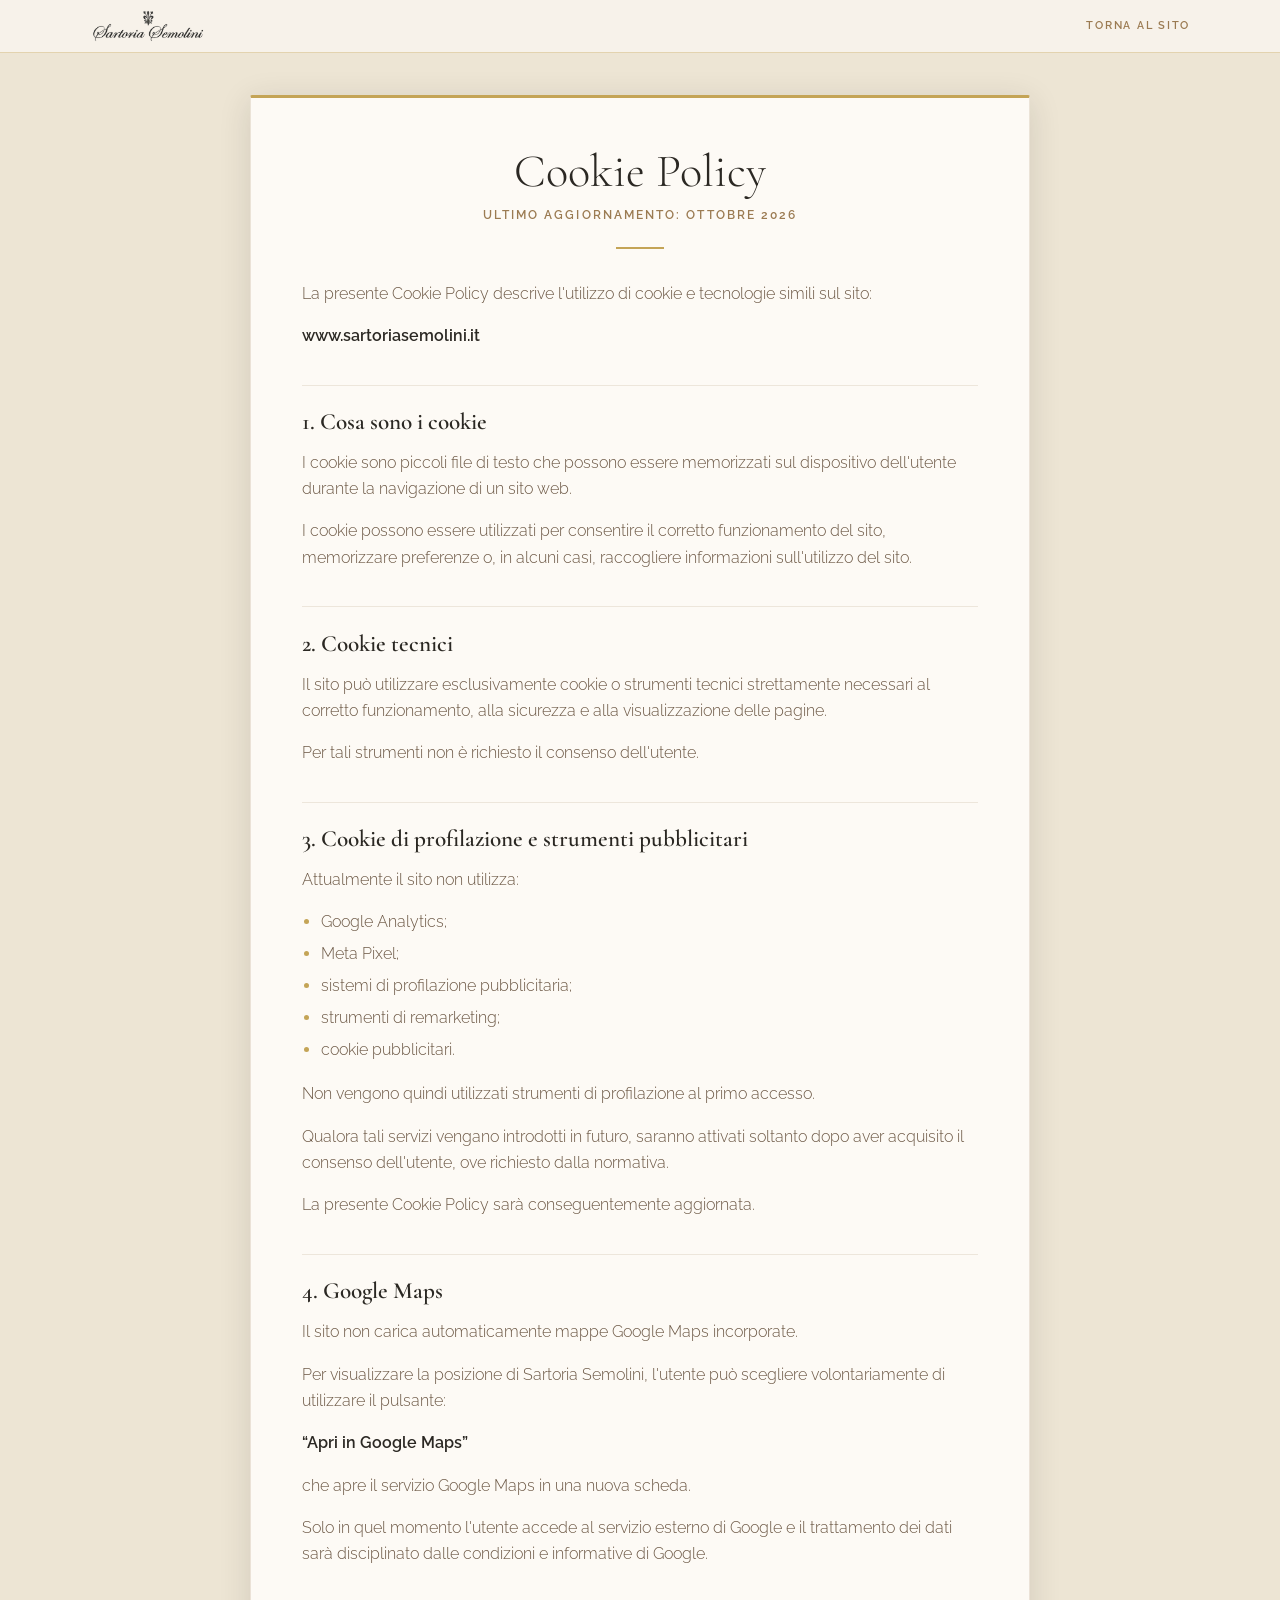
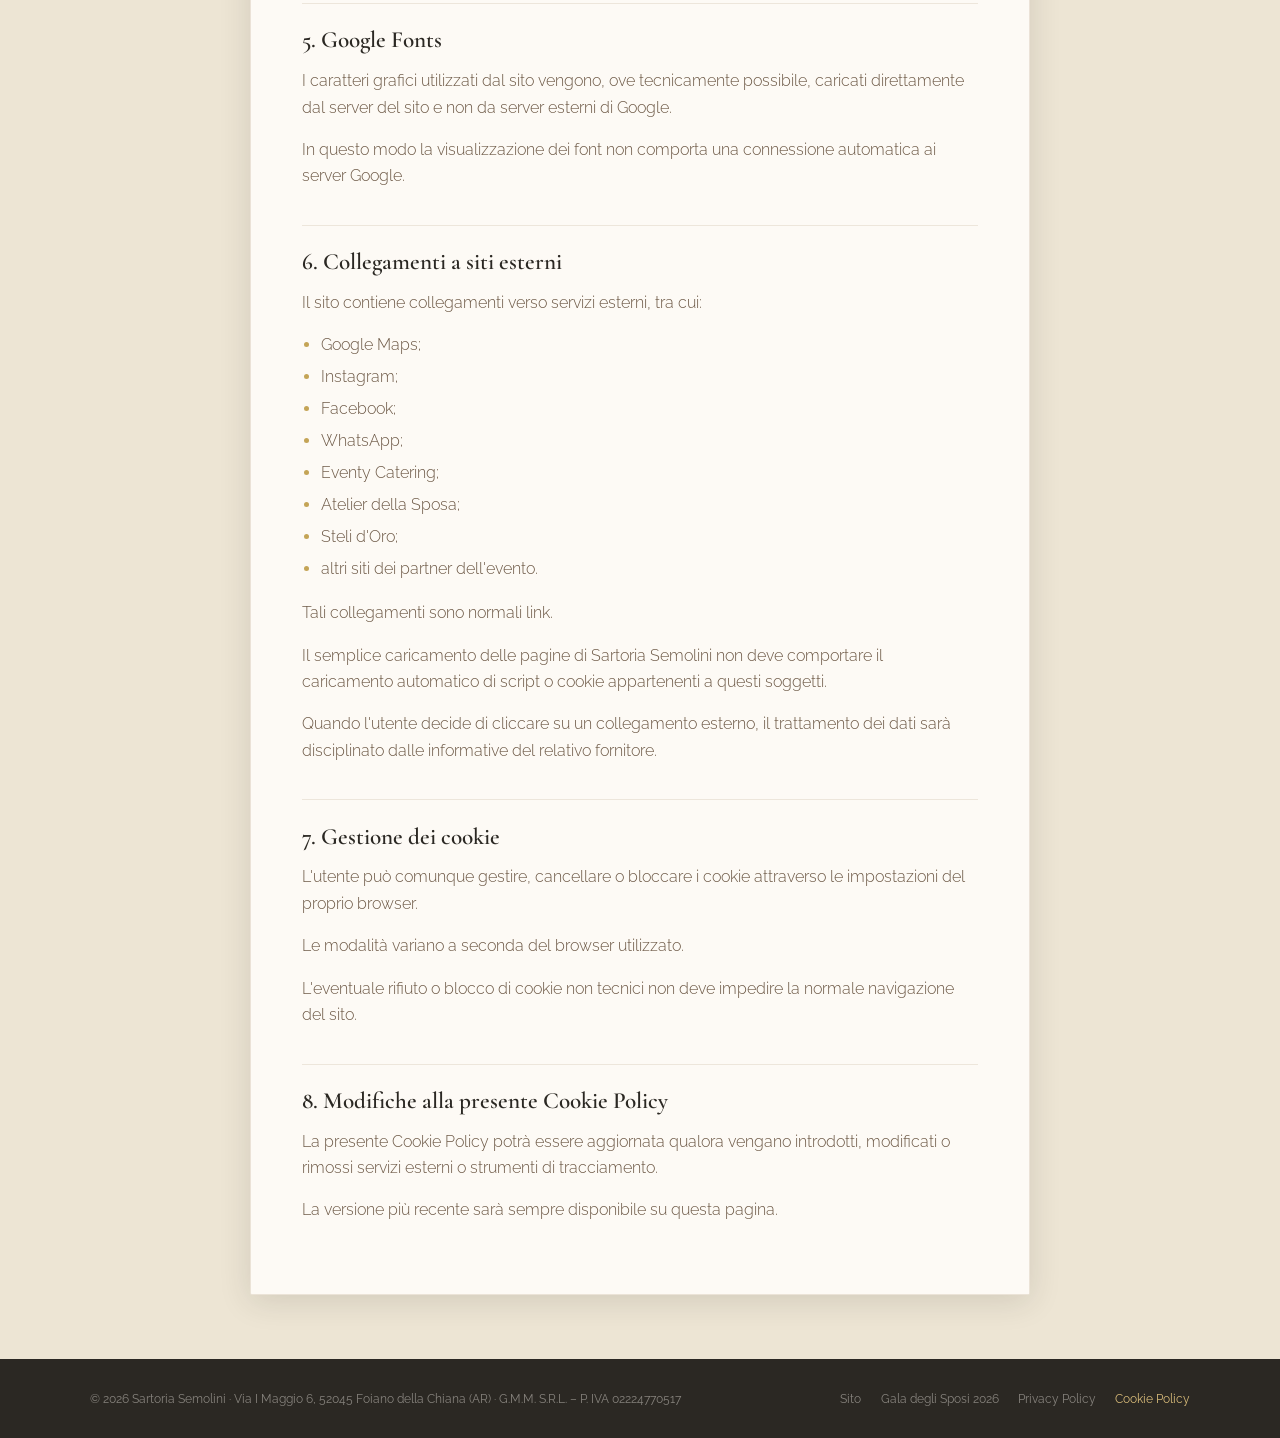
<file: cookie-policy/index.html>
<!DOCTYPE html>
<html lang="it">
<head>
  <meta charset="UTF-8" />
  <meta name="viewport" content="width=device-width, initial-scale=1.0, viewport-fit=cover" />
  <title>Cookie Policy | Sartoria Semolini</title>
  <meta name="description" content="Informativa sull'uso di cookie e tecnologie simili sul sito Sartoria Semolini." />
  <link rel="canonical" href="https://sartoriasemolini.it/cookie-policy/" />
  <meta name="theme-color" content="#F7F2EA" />

  <!-- Font ospitati sul sito (nessuna connessione a Google) -->
  <link rel="stylesheet" href="../fonts/fonts.css" />

  <style>
    *, *::before, *::after { box-sizing: border-box; margin: 0; padding: 0; }
    html { font-size: 16px; -webkit-text-size-adjust: 100%; }
    :root {
      --ivory: #F7F2EA; --beige-light: #EDE5D4; --beige: #D9CBAF;
      --warm-brown: #9B7B52; --dark-brown: #5C3D1E; --antracite: #2B2823;
      --gold: #C4A456; --gold-light: #D9BC7A; --white: #FDFAF5;
      --text-dark: #2B2823; --text-mid: #6B5744; --text-light: #9B8570;
      --font-display: 'Cormorant Garamond', Georgia, serif;
      --font-body: 'Raleway', sans-serif;
      --transition: 0.35s ease;
      --shadow-md: 0 6px 32px rgba(43,40,35,0.14);
    }
    body {
      font-family: var(--font-body);
      background: var(--beige-light);
      color: var(--text-dark);
      line-height: 1.7;
      -webkit-font-smoothing: antialiased;
      min-height: 100vh;
    }
    a { color: inherit; text-decoration: none; }
    .container { width: 90%; max-width: 1100px; margin: 0 auto; }

    /* Header chiaro, come landing e pagina di ringraziamento */
    .gh { background: var(--ivory); border-bottom: 1px solid rgba(196,164,86,0.4); }
    .gh__inner { height: 52px; display: flex; align-items: center; justify-content: space-between; gap: 1rem; }
    .gh__logo img { width: 116px; height: auto; display: block; }
    .gh__back { font-size: 0.68rem; font-weight: 600; letter-spacing: 0.16em; text-transform: uppercase; color: var(--warm-brown); }
    .gh__back:hover { color: var(--dark-brown); }

    main { display: block; padding: 2.6rem 0 4rem; }
    .doc {
      max-width: 780px;
      margin: 0 auto;
      background: var(--white);
      border: 1px solid rgba(155,123,82,0.18);
      border-top: 3px solid var(--gold);
      border-radius: 2px;
      box-shadow: var(--shadow-md);
      padding: 2.2rem 1.3rem 2.6rem;
    }
    .doc__head { text-align: center; margin-bottom: 2rem; }
    .doc__head h1 {
      font-family: var(--font-display);
      font-weight: 300;
      font-size: clamp(2.1rem, 7vw, 2.9rem);
      line-height: 1.1;
      color: var(--antracite);
    }
    .doc__updated {
      margin-top: 0.6rem;
      font-size: 0.72rem;
      font-weight: 600;
      letter-spacing: 0.18em;
      text-transform: uppercase;
      color: var(--warm-brown);
    }
    .divider { width: 48px; height: 2px; background: var(--gold); margin: 1.3rem auto 0; }

    .doc__body { font-size: 0.97rem; font-weight: 300; color: var(--text-mid); }
    .doc__body p { margin-bottom: 1rem; }
    .doc__body h2 {
      font-family: var(--font-display);
      font-weight: 600;
      font-size: 1.45rem;
      line-height: 1.25;
      color: var(--antracite);
      margin: 2.2rem 0 0.8rem;
      padding-top: 1.4rem;
      border-top: 1px solid rgba(155,123,82,0.16);
    }
    .doc__body h3 {
      font-size: 0.75rem;
      font-weight: 600;
      letter-spacing: 0.16em;
      text-transform: uppercase;
      color: var(--warm-brown);
      margin: 1.6rem 0 0.6rem;
    }
    .doc__body ul { margin: 0 0 1.1rem 1.2rem; }
    .doc__body li { margin-bottom: 0.35rem; }
    .doc__body li::marker { color: var(--gold); }
    .doc__body strong { font-weight: 600; color: var(--antracite); }
    .doc__body a { color: var(--dark-brown); border-bottom: 1px solid var(--gold); }
    .doc__body a:hover { color: var(--warm-brown); }

    .footer { background: var(--antracite); padding: 1.8rem 0; color: rgba(247,242,234,0.45); font-size: 0.78rem; }
    .footer__inner { display: flex; flex-wrap: wrap; gap: 0.8rem 1.4rem; justify-content: space-between; }
    .footer__legal { display: flex; gap: 1.2rem; flex-wrap: wrap; }
    .footer a:hover { color: var(--gold); }
    .footer a[aria-current="page"] { color: var(--gold-light); }

    @media (min-width: 640px) {
      .doc { padding: 3rem 3.2rem 3.4rem; }
    }
  </style>
</head>
<body>

  <header class="gh" role="banner">
    <div class="container gh__inner">
      <a href="/" class="gh__logo" aria-label="Sartoria Semolini – vai al sito">
        <img src="../images/logo-semolini-trasparente.png" alt="Sartoria Semolini" width="744" height="237" />
      </a>
      <a href="/" class="gh__back">Torna al sito</a>
    </div>
  </header>

  <main>
    <div class="container">
      <article class="doc">
        <header class="doc__head">
          <h1>Cookie Policy</h1>
          <p class="doc__updated">Ultimo aggiornamento: ottobre 2026</p>
          <div class="divider"></div>
        </header>
        <div class="doc__body">
<p>La presente Cookie Policy descrive l'utilizzo di cookie e tecnologie simili sul sito:</p>
<p><strong>www.sartoriasemolini.it</strong></p>
<h2>1. Cosa sono i cookie</h2>
<p>I cookie sono piccoli file di testo che possono essere memorizzati sul dispositivo dell'utente durante la navigazione di un sito web.</p>
<p>I cookie possono essere utilizzati per consentire il corretto funzionamento del sito, memorizzare preferenze o, in alcuni casi, raccogliere informazioni sull'utilizzo del sito.</p>
<h2>2. Cookie tecnici</h2>
<p>Il sito può utilizzare esclusivamente cookie o strumenti tecnici strettamente necessari al corretto funzionamento, alla sicurezza e alla visualizzazione delle pagine.</p>
<p>Per tali strumenti non è richiesto il consenso dell'utente.</p>
<h2>3. Cookie di profilazione e strumenti pubblicitari</h2>
<p>Attualmente il sito non utilizza:</p>
<ul>
<li>Google Analytics;</li>
<li>Meta Pixel;</li>
<li>sistemi di profilazione pubblicitaria;</li>
<li>strumenti di remarketing;</li>
<li>cookie pubblicitari.</li>
</ul>
<p>Non vengono quindi utilizzati strumenti di profilazione al primo accesso.</p>
<p>Qualora tali servizi vengano introdotti in futuro, saranno attivati soltanto dopo aver acquisito il consenso dell'utente, ove richiesto dalla normativa.</p>
<p>La presente Cookie Policy sarà conseguentemente aggiornata.</p>
<h2>4. Google Maps</h2>
<p>Il sito non carica automaticamente mappe Google Maps incorporate.</p>
<p>Per visualizzare la posizione di Sartoria Semolini, l'utente può scegliere volontariamente di utilizzare il pulsante:</p>
<p><strong>“Apri in Google Maps”</strong></p>
<p>che apre il servizio Google Maps in una nuova scheda.</p>
<p>Solo in quel momento l'utente accede al servizio esterno di Google e il trattamento dei dati sarà disciplinato dalle condizioni e informative di Google.</p>
<h2>5. Google Fonts</h2>
<p>I caratteri grafici utilizzati dal sito vengono, ove tecnicamente possibile, caricati direttamente dal server del sito e non da server esterni di Google.</p>
<p>In questo modo la visualizzazione dei font non comporta una connessione automatica ai server Google.</p>
<h2>6. Collegamenti a siti esterni</h2>
<p>Il sito contiene collegamenti verso servizi esterni, tra cui:</p>
<ul>
<li>Google Maps;</li>
<li>Instagram;</li>
<li>Facebook;</li>
<li>WhatsApp;</li>
<li>Eventy Catering;</li>
<li>Atelier della Sposa;</li>
<li>Steli d'Oro;</li>
<li>altri siti dei partner dell'evento.</li>
</ul>
<p>Tali collegamenti sono normali link.</p>
<p>Il semplice caricamento delle pagine di Sartoria Semolini non deve comportare il caricamento automatico di script o cookie appartenenti a questi soggetti.</p>
<p>Quando l'utente decide di cliccare su un collegamento esterno, il trattamento dei dati sarà disciplinato dalle informative del relativo fornitore.</p>
<h2>7. Gestione dei cookie</h2>
<p>L'utente può comunque gestire, cancellare o bloccare i cookie attraverso le impostazioni del proprio browser.</p>
<p>Le modalità variano a seconda del browser utilizzato.</p>
<p>L'eventuale rifiuto o blocco di cookie non tecnici non deve impedire la normale navigazione del sito.</p>
<h2>8. Modifiche alla presente Cookie Policy</h2>
<p>La presente Cookie Policy potrà essere aggiornata qualora vengano introdotti, modificati o rimossi servizi esterni o strumenti di tracciamento.</p>
<p>La versione più recente sarà sempre disponibile su questa pagina.</p>
        </div>
      </article>
    </div>
  </main>

  <footer class="footer" role="contentinfo">
    <div class="container footer__inner">
      <span>&copy; 2026 Sartoria Semolini · Via I Maggio 6, 52045 Foiano della Chiana (AR) · <span style="white-space:nowrap">G.M.M. S.R.L. – P. IVA 02224770517</span></span>
      <nav class="footer__legal" aria-label="Note legali">
        <a href="/">Sito</a>
        <a href="/gala-degli-sposi-2026/">Gala degli Sposi 2026</a>
        <a href="/privacy-policy/">Privacy Policy</a>
        <a href="/cookie-policy/" aria-current="page">Cookie Policy</a>
      </nav>
    </div>
  </footer>

</body>
</html>
</file>
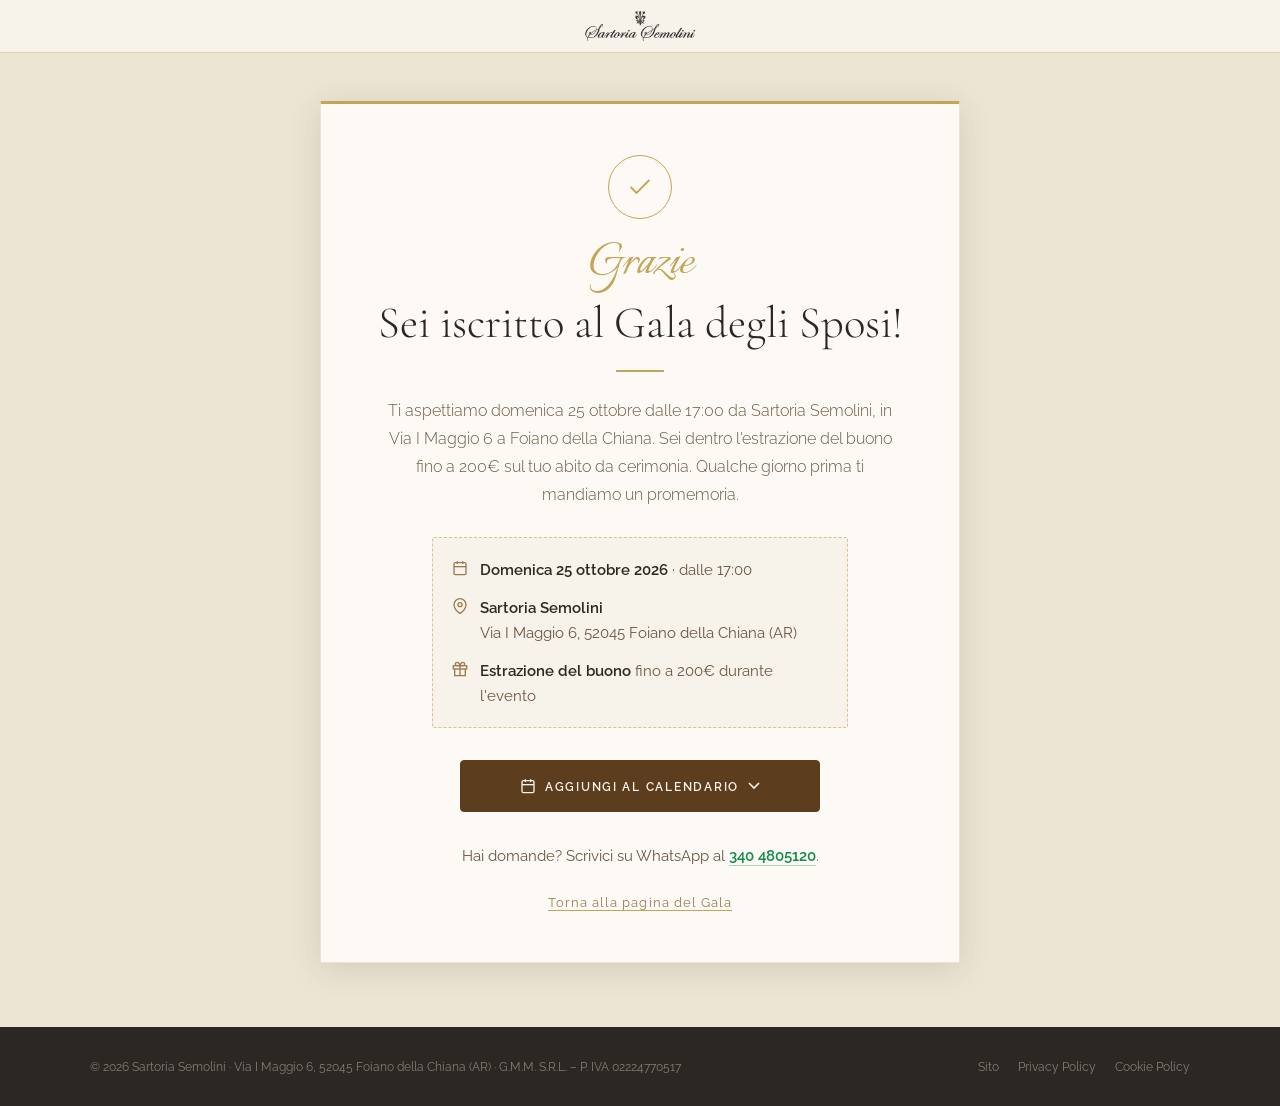
<file: gala-degli-sposi-2026-grazie/index.html>
<!DOCTYPE html>
<html lang="it">
<head>
  <meta charset="UTF-8" />
  <meta name="viewport" content="width=device-width, initial-scale=1.0, viewport-fit=cover" />

  <title>Sei iscritto al Gala degli Sposi! | Sartoria Semolini</title>
  <meta name="description" content="Iscrizione confermata al Gala degli Sposi 2026 di Sartoria Semolini: domenica 25 ottobre dalle 17:00, Via I Maggio 6, Foiano della Chiana (AR)." />
  <!-- Pagina di conferma: non va indicizzata -->
  <meta name="robots" content="noindex, follow" />
  <link rel="canonical" href="https://sartoriasemolini.it/gala-degli-sposi-2026-grazie/" />
  <meta name="theme-color" content="#F7F2EA" />

  <!-- Open Graph / Twitter (in caso di condivisione accidentale del link si rimanda all'evento) -->
  <meta property="og:type" content="website" />
  <meta property="og:locale" content="it_IT" />
  <meta property="og:site_name" content="Sartoria Semolini" />
  <meta property="og:title" content="Gala degli Sposi 2026 a Foiano della Chiana | Sartoria Semolini" />
  <meta property="og:description" content="Domenica 25 ottobre dalle 17:00, Gala degli Sposi da Sartoria Semolini a Foiano della Chiana: abiti da sposo e da sposa, aperitivo e un buono fino a 200€." />
  <meta property="og:url" content="https://sartoriasemolini.it/gala-degli-sposi-2026/" />
  <meta property="og:image" content="https://sartoriasemolini.it/images/gallery-mezzo-tight-blu.jpg" />
  <meta name="twitter:card" content="summary_large_image" />

  <!-- Font ospitati sul sito (nessuna connessione a Google; font-display: swap) -->
  <link rel="stylesheet" href="../fonts/fonts.css" />

  <!-- =============================================
       META PIXEL – NON INSTALLATO.
       Qui andrà l'evento "Lead" del Pixel di Meta, da attivare
       ESCLUSIVAMENTE tramite CMP / cookie consent manager e solo
       dopo il consenso dell'utente alla categoria marketing.
       Esempio (da NON attivare senza CMP):  fbq('track', 'Lead');
  ============================================= -->

  <style>
    *, *::before, *::after { box-sizing: border-box; margin: 0; padding: 0; }
    html { font-size: 16px; -webkit-text-size-adjust: 100%; }

    :root {
      --ivory:        #F7F2EA;
      --beige-light:  #EDE5D4;
      --beige:        #D9CBAF;
      --warm-brown:   #9B7B52;
      --dark-brown:   #5C3D1E;
      --antracite:    #2B2823;
      --logo-brown:   #45342b;
      --gold:         #C4A456;
      --gold-light:   #D9BC7A;
      --white:        #FDFAF5;
      --text-dark:    #2B2823;
      --text-mid:     #6B5744;
      --text-light:   #9B8570;
      --font-display: 'Cormorant Garamond', Georgia, serif;
      --font-body:    'Raleway', sans-serif;
      --font-script:  'Italianno', cursive;
      --radius:       4px;
      --transition:   0.35s ease;
      --shadow-md:    0 6px 32px rgba(43,40,35,0.14);
    }

    body {
      font-family: var(--font-body);
      background: var(--beige-light);
      color: var(--text-dark);
      line-height: 1.7;
      -webkit-font-smoothing: antialiased;
      min-height: 100vh;
    }
    img { max-width: 100%; display: block; }
    a { color: inherit; text-decoration: none; }
    .container { width: 90%; max-width: 1100px; margin: 0 auto; }

    /* Header (come landing, senza countdown) */
    /* Header chiaro, coerente con la landing */
    .gh { background: var(--ivory); border-bottom: 1px solid rgba(196,164,86,0.4); }
    .gh__inner { height: 52px; display: flex; align-items: center; justify-content: center; }
    .gh__logo img { width: 116px; height: auto; }

    main { display: block; padding: 3rem 0 4rem; }

    .card {
      max-width: 640px;
      margin: 0 auto;
      background: var(--white);
      border: 1px solid rgba(155,123,82,0.18);
      border-top: 3px solid var(--gold);
      border-radius: 2px;
      box-shadow: var(--shadow-md);
      padding: 2.6rem 1.4rem 2.4rem;
      text-align: center;
    }
    .check-icon {
      width: 64px; height: 64px;
      margin: 0 auto 1rem;
      border-radius: 50%;
      border: 1.5px solid var(--gold);
      color: var(--gold);
      display: flex; align-items: center; justify-content: center;
    }
    .script {
      font-family: var(--font-script);
      font-size: clamp(2.8rem, 12vw, 3.6rem);
      line-height: 1;
      color: var(--gold);
    }
    h1 {
      font-family: var(--font-display);
      font-weight: 300;
      font-size: clamp(2rem, 7vw, 2.8rem);
      line-height: 1.15;
      color: var(--antracite);
      margin-top: 0.3rem;
    }
    .divider { width: 48px; height: 2px; background: var(--gold); margin: 1.3rem auto 1.6rem; }
    .lead { font-size: 1.02rem; font-weight: 300; color: var(--text-mid); max-width: 32rem; margin: 0 auto; }

    .facts {
      list-style: none;
      margin: 1.8rem auto 0;
      max-width: 26rem;
      display: grid;
      gap: 0.8rem;
      text-align: left;
      padding: 1.2rem 1.2rem;
      background: var(--ivory);
      border: 1px dashed rgba(196,164,86,0.6);
      border-radius: 2px;
    }
    .facts li { display: flex; gap: 0.75rem; align-items: flex-start; font-size: 0.92rem; color: var(--text-mid); }
    .facts svg { flex-shrink: 0; margin-top: 3px; color: var(--warm-brown); }
    .facts strong { color: var(--antracite); font-weight: 600; }

    /* Pulsante "Aggiungi al calendario" senza JavaScript (<details>) */
    .cal { margin: 2rem auto 0; max-width: 360px; position: relative; }
    .btn {
      display: flex; align-items: center; justify-content: center; gap: 0.55rem;
      width: 100%;
      min-height: 52px;
      padding: 0.85rem 1.6rem;
      font-family: var(--font-body);
      font-size: 0.78rem; font-weight: 600; letter-spacing: 0.14em; text-transform: uppercase;
      border: 1.5px solid transparent;
      border-radius: var(--radius);
      cursor: pointer;
      transition: background var(--transition), color var(--transition), border-color var(--transition);
    }
    .btn--primary { background: var(--dark-brown); color: var(--ivory); border-color: var(--dark-brown); }
    .btn--primary:hover { background: transparent; color: var(--dark-brown); }
    .btn--outline-dark { background: transparent; color: var(--dark-brown); border-color: rgba(92,61,30,0.45); }
    .btn--outline-dark:hover { background: var(--dark-brown); color: var(--ivory); }
    .btn:focus-visible { outline: 2px solid var(--gold); outline-offset: 3px; }

    .cal summary { list-style: none; }
    .cal summary::-webkit-details-marker { display: none; }
    .cal summary .chev { transition: transform var(--transition); }
    .cal[open] summary .chev { transform: rotate(180deg); }
    .cal__options { display: grid; gap: 0.6rem; margin-top: 0.7rem; }
    .cal__options .btn { font-size: 0.72rem; min-height: 48px; }

    .whatsapp-line { margin-top: 2rem; font-size: 0.95rem; color: var(--text-mid); }
    .whatsapp-line a { color: #128C4A; font-weight: 600; border-bottom: 1px solid rgba(18,140,74,0.35); }

    .back { margin-top: 1.4rem; font-size: 0.8rem; letter-spacing: 0.08em; }
    .back a { color: var(--warm-brown); border-bottom: 1px solid var(--gold); }

    .footer { background: var(--antracite); padding: 1.8rem 0; color: rgba(247,242,234,0.42); font-size: 0.78rem; }
    .footer__inner { display: flex; flex-wrap: wrap; gap: 0.8rem 1.4rem; justify-content: space-between; }
    .footer__legal { display: flex; gap: 1.2rem; flex-wrap: wrap; }
    .footer a:hover { color: var(--gold); }

    @media (min-width: 600px) {
      .card { padding: 3.2rem 3rem 3rem; }
    }
  </style>
</head>
<body>

  <header class="gh" role="banner">
    <div class="container gh__inner">
      <a href="/" class="gh__logo" aria-label="Sartoria Semolini – vai al sito">
        <img src="../images/logo-semolini-trasparente.png" alt="Sartoria Semolini" width="744" height="237" />
      </a>
    </div>
  </header>

  <main>
    <div class="container">
      <div class="card">

        <div class="check-icon" aria-hidden="true">
          <svg width="28" height="28" viewBox="0 0 24 24" fill="none" stroke="currentColor" stroke-width="1.6"><polyline points="20 6 9 17 4 12"/></svg>
        </div>
        <p class="script" aria-hidden="true">Grazie</p>
        <h1>Sei iscritto al Gala degli Sposi!</h1>
        <div class="divider"></div>

        <p class="lead">Ti aspettiamo domenica 25 ottobre dalle 17:00 da Sartoria Semolini, in Via I Maggio 6 a Foiano della Chiana. Sei dentro l'estrazione del buono fino a 200€ sul tuo abito da cerimonia. Qualche giorno prima ti mandiamo un promemoria.</p>

        <ul class="facts">
          <li>
            <svg width="16" height="16" viewBox="0 0 24 24" fill="none" stroke="currentColor" stroke-width="2" aria-hidden="true"><rect x="3" y="4" width="18" height="18" rx="2"/><line x1="16" y1="2" x2="16" y2="6"/><line x1="8" y1="2" x2="8" y2="6"/><line x1="3" y1="10" x2="21" y2="10"/></svg>
            <span><strong>Domenica 25 ottobre 2026</strong> · dalle 17:00</span>
          </li>
          <li>
            <svg width="16" height="16" viewBox="0 0 24 24" fill="none" stroke="currentColor" stroke-width="2" aria-hidden="true"><path d="M21 10c0 7-9 13-9 13s-9-6-9-13a9 9 0 0 1 18 0z"/><circle cx="12" cy="10" r="3"/></svg>
            <span><strong>Sartoria Semolini</strong><br>Via I Maggio 6, 52045 Foiano della Chiana (AR)</span>
          </li>
          <li>
            <svg width="16" height="16" viewBox="0 0 24 24" fill="none" stroke="currentColor" stroke-width="2" aria-hidden="true"><path d="M20 12v10H4V12"/><rect x="2" y="7" width="20" height="5"/><line x1="12" y1="22" x2="12" y2="7"/><path d="M12 7H7.5a2.5 2.5 0 0 1 0-5C11 2 12 7 12 7z"/><path d="M12 7h4.5a2.5 2.5 0 0 0 0-5C13 2 12 7 12 7z"/></svg>
            <span><strong>Estrazione del buono</strong> fino a 200€ durante l'evento</span>
          </li>
        </ul>

        <!-- AGGIUNGI AL CALENDARIO
             - Google Calendar: link "render?action=TEMPLATE" (nessuna libreria esterna)
             - Apple / Outlook / altri: file .ics statico nella stessa cartella
             Orario: 25/10/2026 17:00 ora italiana = 16:00 UTC (fine ora legale quel giorno).
             Nessun orario di fine indicato nel materiale: l'evento è registrato con il solo inizio.
             Se si vuole un orario di fine, aggiungerlo qui (seconda data di "dates") e come DTEND nel file .ics. -->
        <details class="cal">
          <summary class="btn btn--primary">
            <svg width="16" height="16" viewBox="0 0 24 24" fill="none" stroke="currentColor" stroke-width="2" aria-hidden="true"><rect x="3" y="4" width="18" height="18" rx="2"/><line x1="16" y1="2" x2="16" y2="6"/><line x1="8" y1="2" x2="8" y2="6"/><line x1="3" y1="10" x2="21" y2="10"/></svg>
            Aggiungi al calendario
            <svg class="chev" width="12" height="8" viewBox="0 0 12 8" fill="none" stroke="currentColor" stroke-width="1.6" aria-hidden="true"><path d="M1 1l5 5 5-5"/></svg>
          </summary>
          <div class="cal__options">
            <a class="btn btn--outline-dark" target="_blank" rel="noopener noreferrer"
               href="https://calendar.google.com/calendar/render?action=TEMPLATE&amp;text=Gala%20degli%20Sposi%202026%20%E2%80%93%20Sartoria%20Semolini&amp;dates=20261025T160000Z%2F20261025T160000Z&amp;ctz=Europe%2FRome&amp;location=Sartoria%20Semolini%2C%20Via%20I%20Maggio%206%2C%2052045%20Foiano%20della%20Chiana%20(AR)&amp;details=Domenica%2025%20ottobre%202026%20dalle%2017%3A00.%20Abiti%20da%20sposo%20e%20da%20cerimonia%2C%20abiti%20da%20sposa%20e%20aperitivo%20offerto.%20Info%20e%20WhatsApp%3A%20340%204805120.%20https%3A%2F%2Fsartoriasemolini.it%2Fgala-degli-sposi-2026%2F">
              Google Calendar
            </a>
            <a class="btn btn--outline-dark" href="gala-degli-sposi-2026.ics" download="gala-degli-sposi-2026.ics">
              Apple / Outlook (.ics)
            </a>
          </div>
        </details>

        <p class="whatsapp-line">Hai domande? Scrivici su WhatsApp al <a href="https://wa.me/393404805120?text=Salve%2C%20ho%20una%20domanda%20sul%20Gala%20degli%20Sposi%202026." target="_blank" rel="noopener noreferrer">340 4805120</a>.</p>

        <p class="back"><a href="/gala-degli-sposi-2026/">Torna alla pagina del Gala</a></p>
      </div>
    </div>
  </main>

  <footer class="footer" role="contentinfo">
    <div class="container footer__inner">
      <span>&copy; 2026 Sartoria Semolini · Via I Maggio 6, 52045 Foiano della Chiana (AR) · <span style="white-space:nowrap">G.M.M. S.R.L. – P. IVA 02224770517</span></span>
      <nav class="footer__legal" aria-label="Note legali">
        <a href="/">Sito</a>
        <a href="/privacy-policy/">Privacy Policy</a>
        <a href="/cookie-policy/">Cookie Policy</a>
      </nav>
    </div>
  </footer>

</body>
</html>
</file>
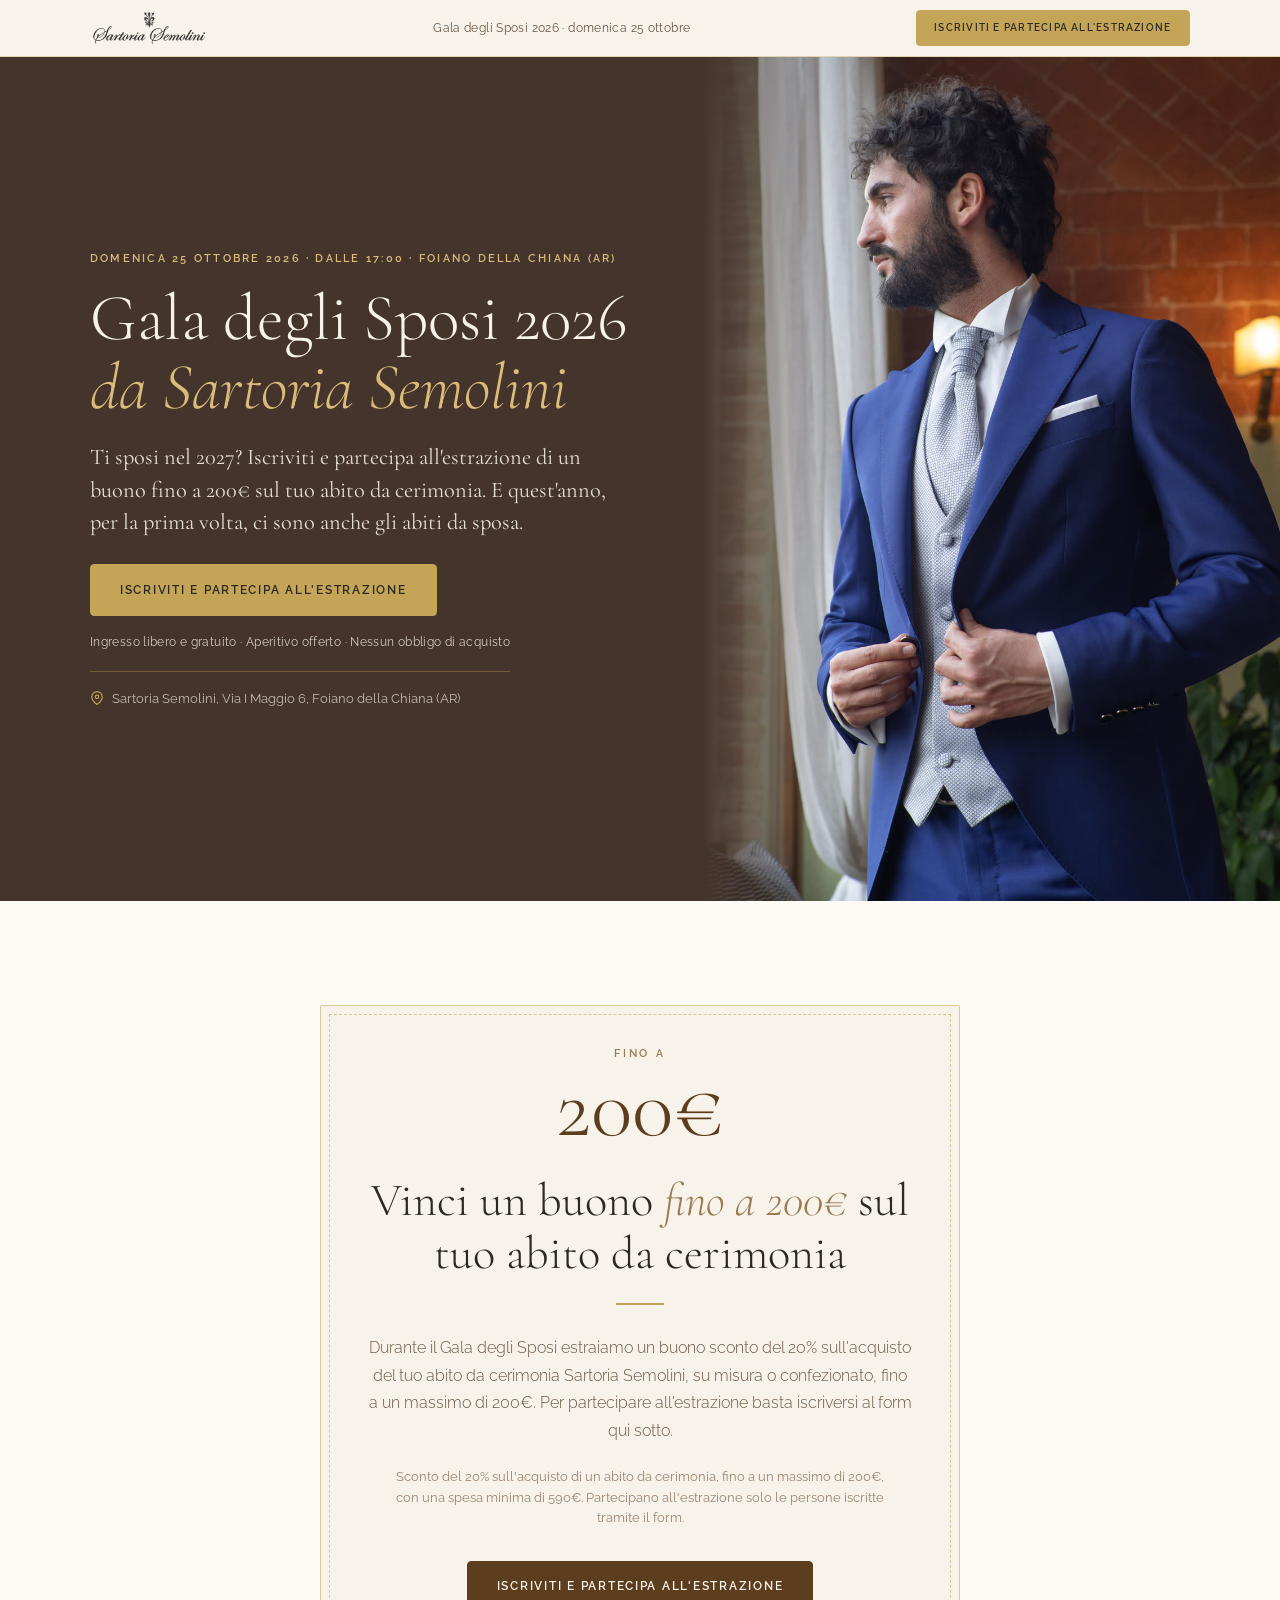
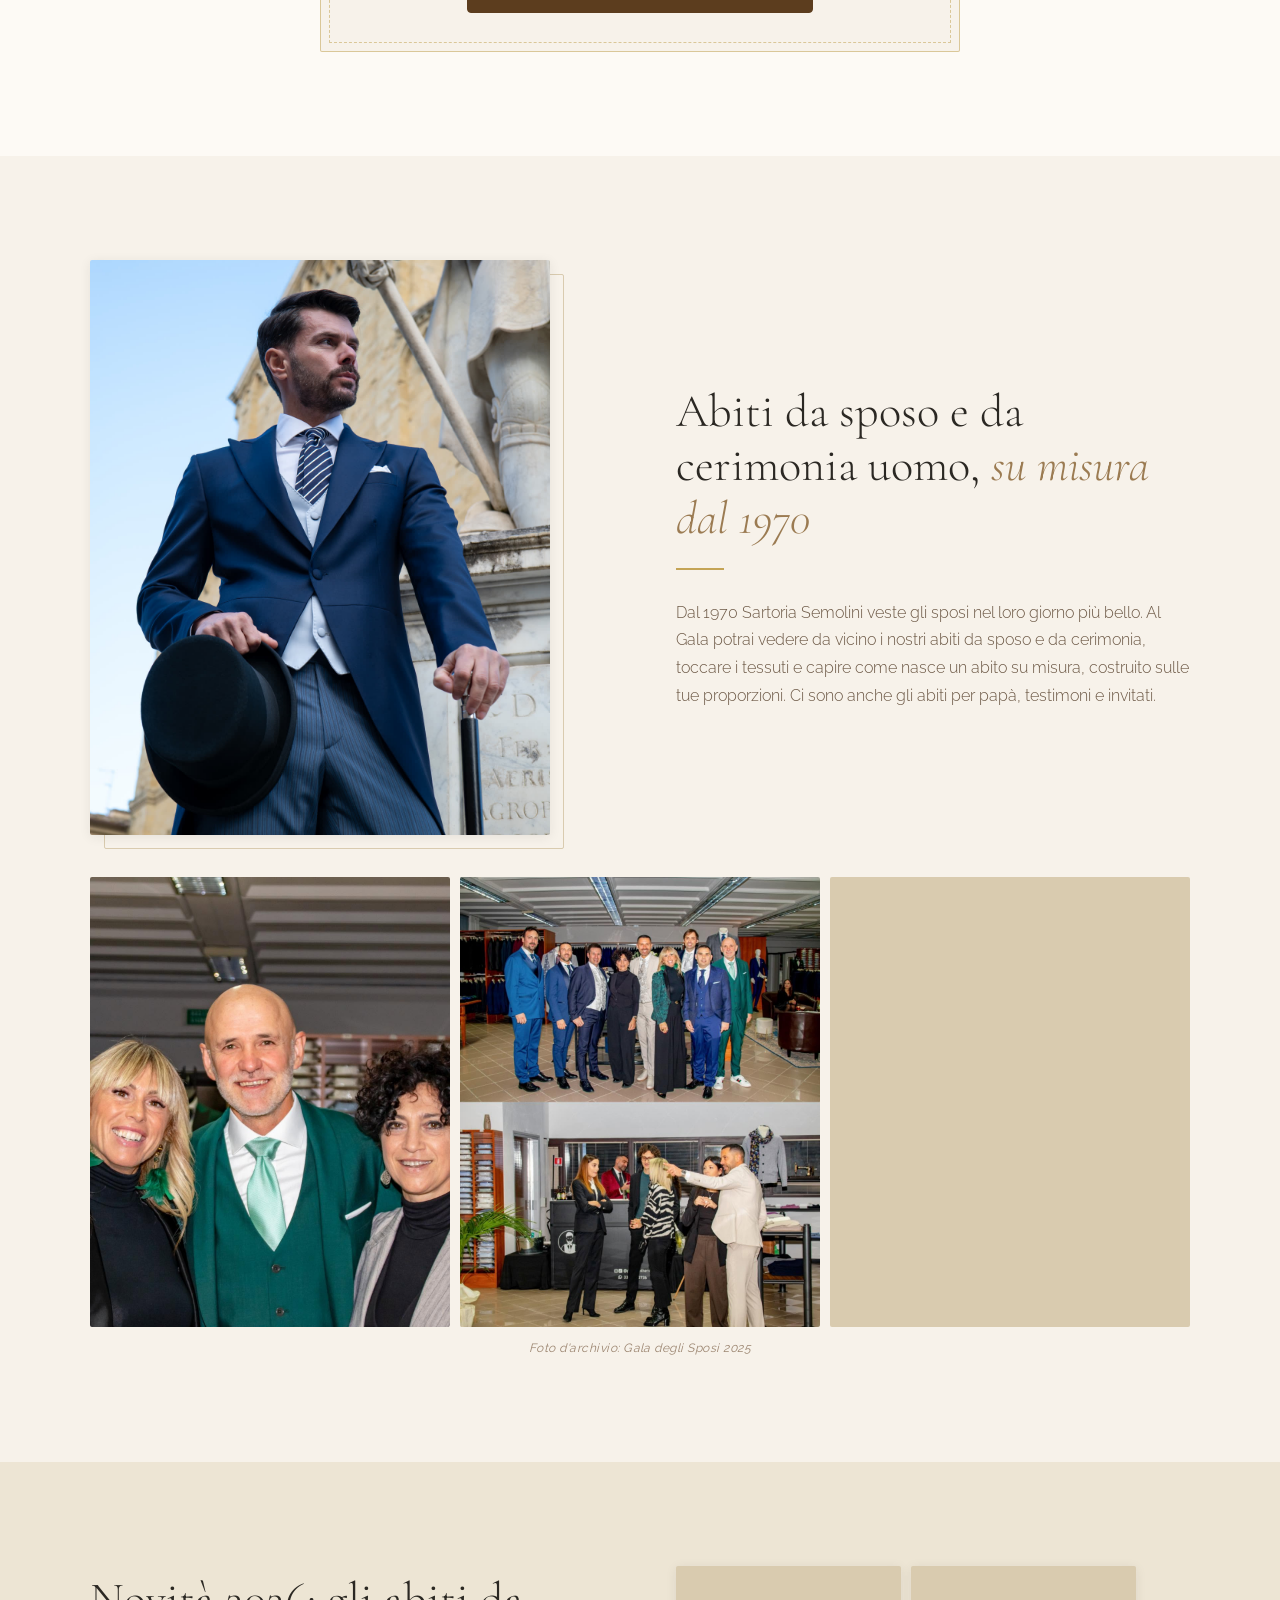
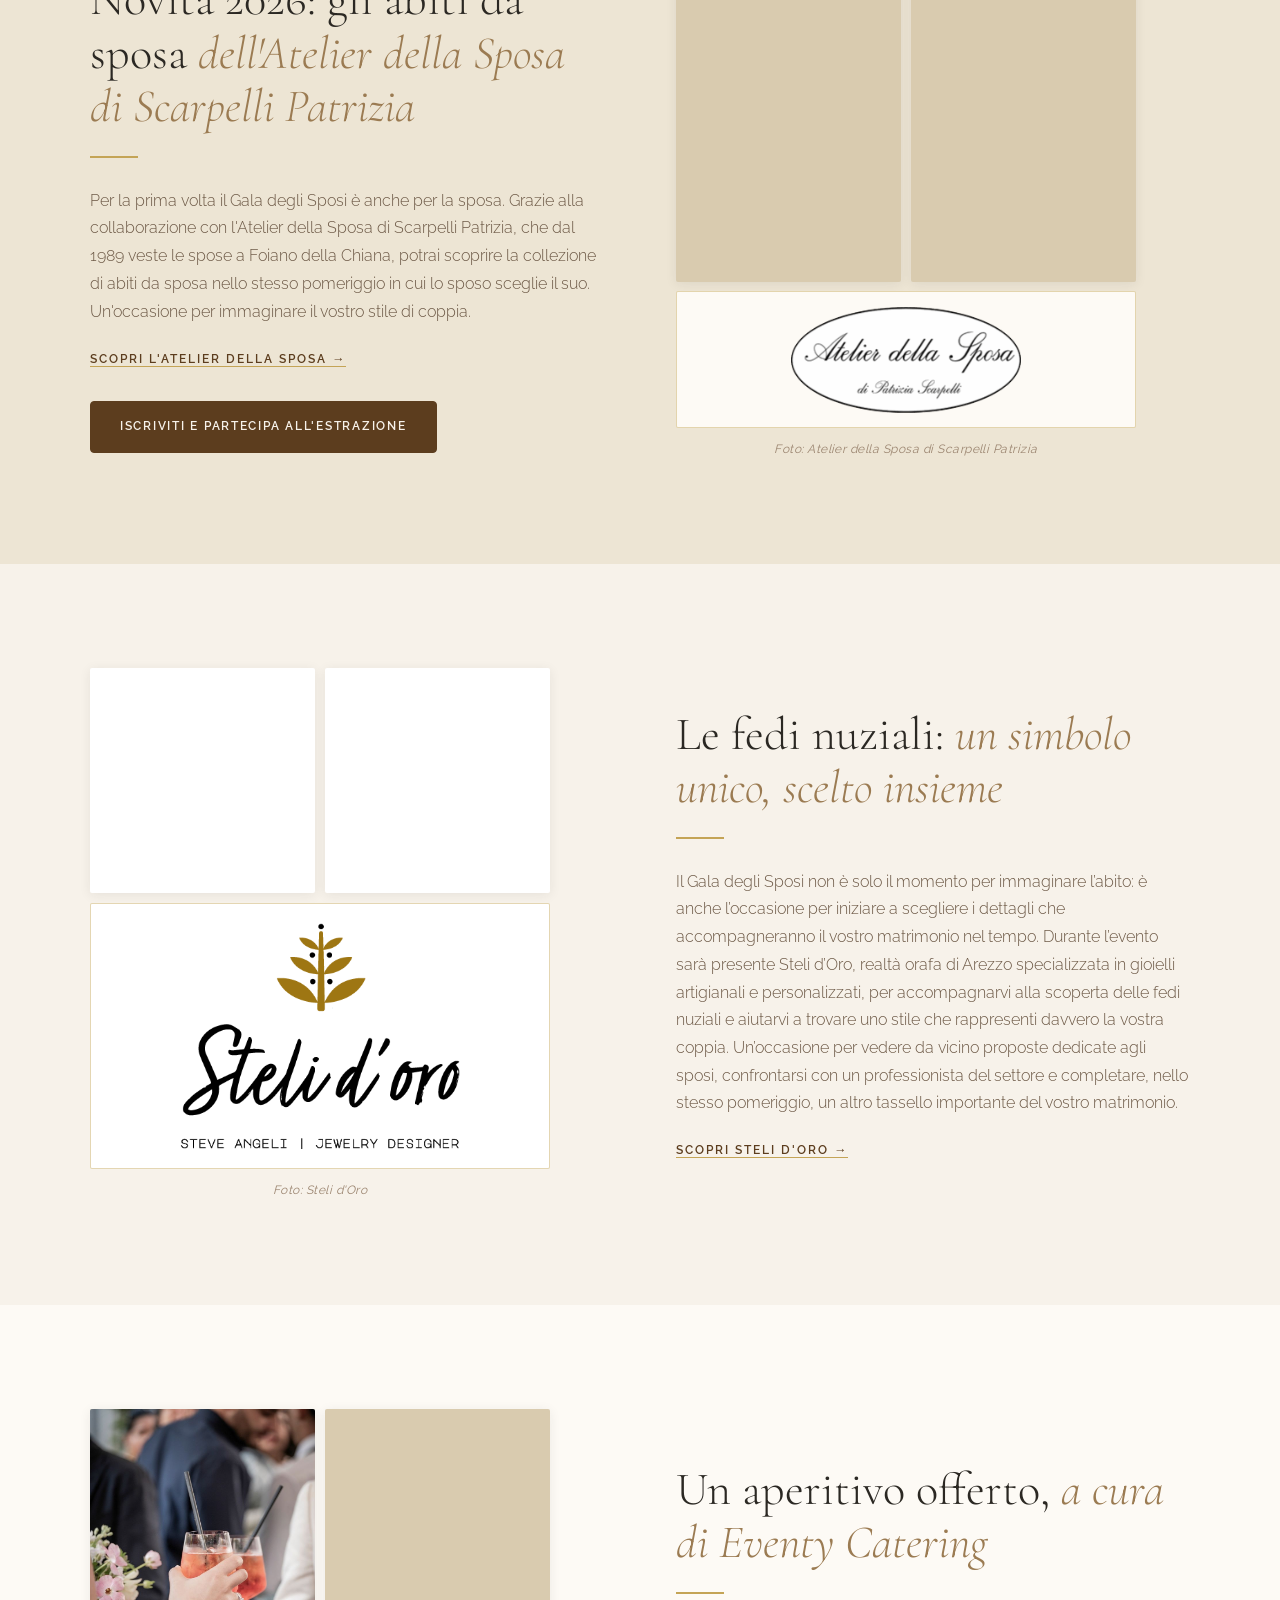
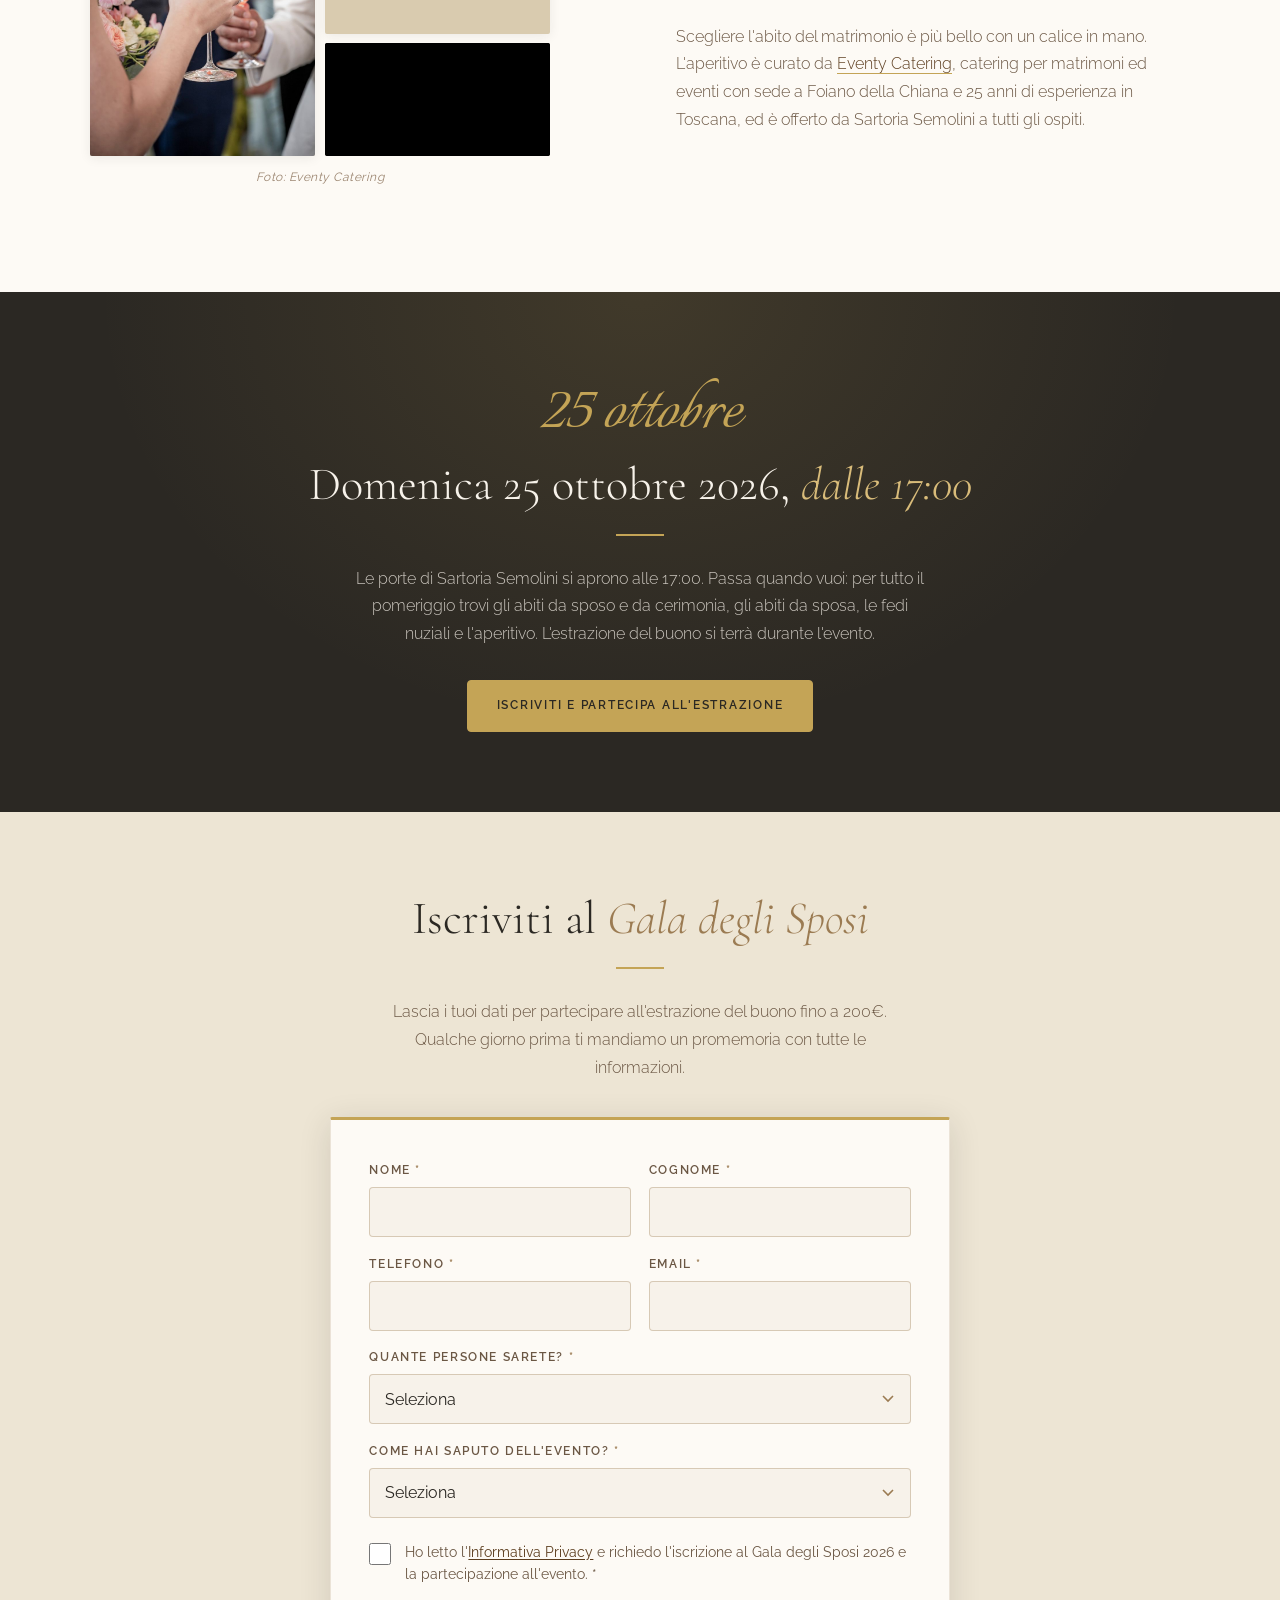
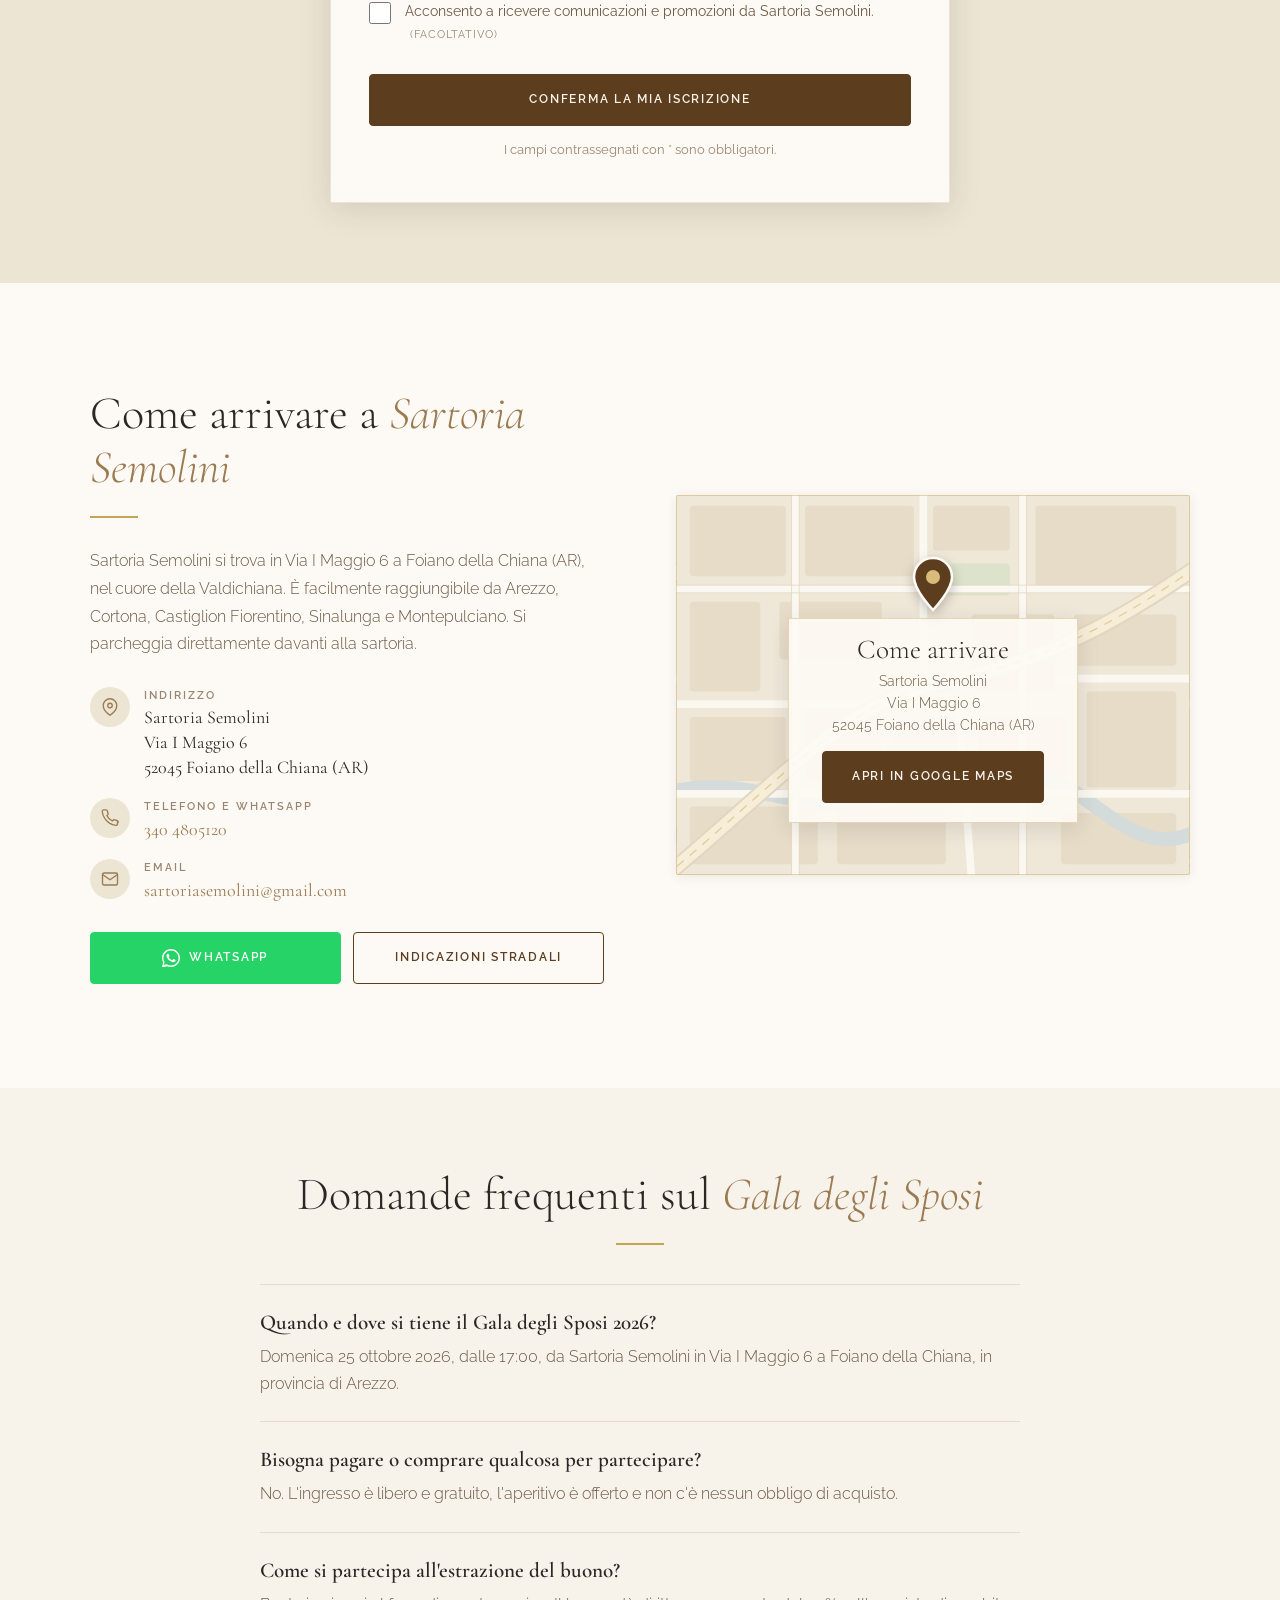
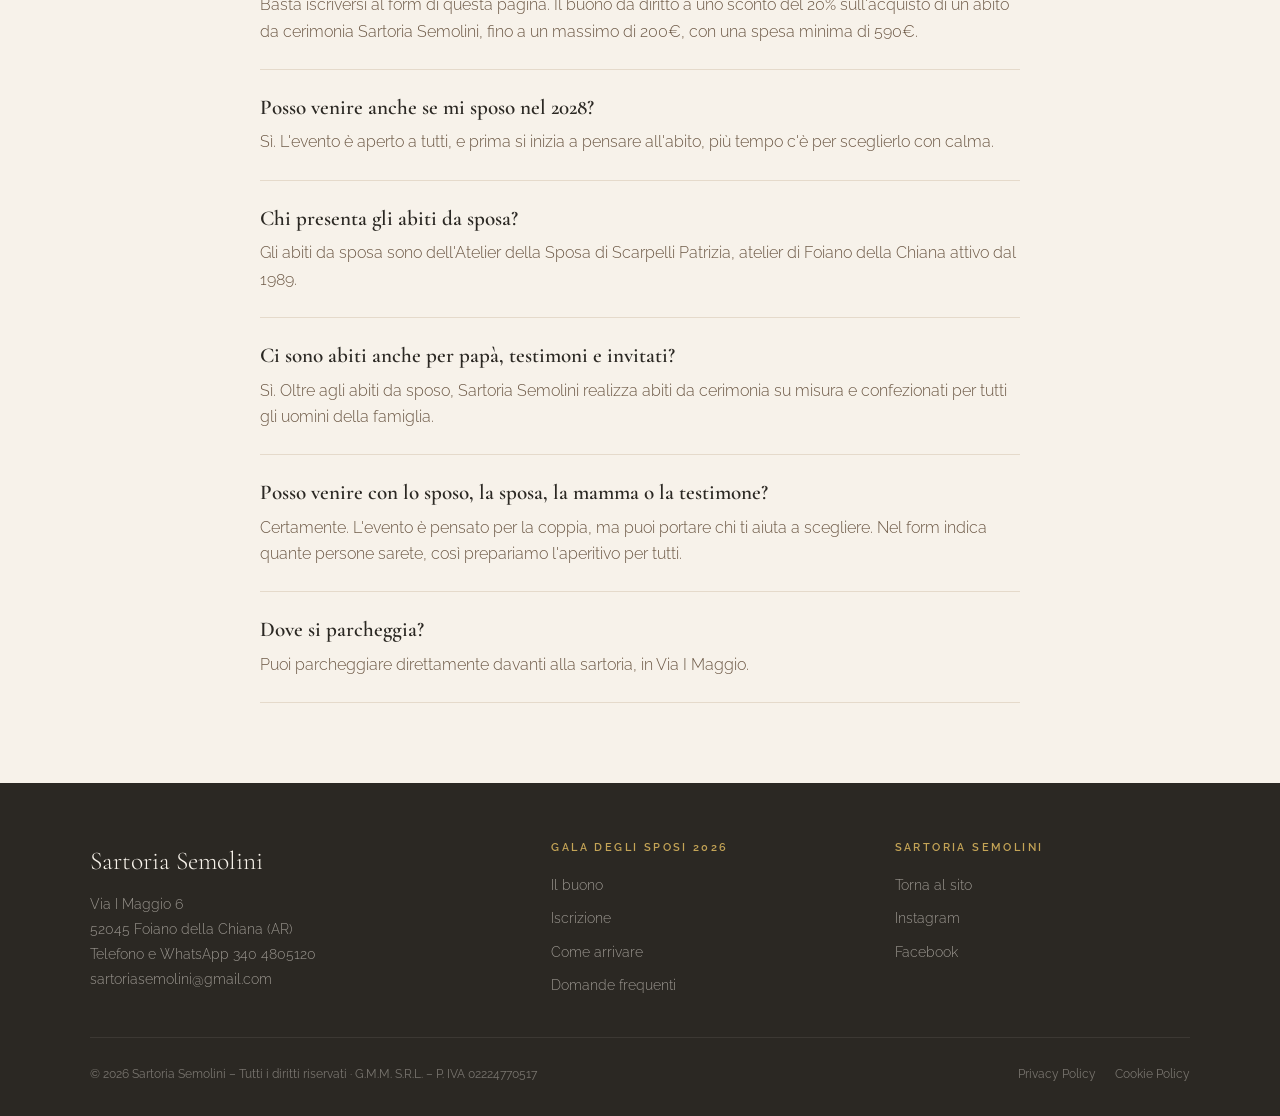
<file: gala-degli-sposi-2026/index.html>
<!DOCTYPE html>
<html lang="it">
<head>
  <meta charset="UTF-8" />
  <meta name="viewport" content="width=device-width, initial-scale=1.0, viewport-fit=cover" />

  <!-- =============================================
       SEO – testi ESATTI dal documento "Gala degli Sposi 2026 – Testi landing"
  ============================================= -->
  <title>Gala degli Sposi 2026 a Foiano della Chiana | Sartoria Semolini</title>
  <meta name="description" content="Domenica 25 ottobre dalle 17:00, Gala degli Sposi da Sartoria Semolini a Foiano della Chiana: abiti da sposo e da sposa, aperitivo e un buono fino a 200€." />
  <link rel="canonical" href="https://sartoriasemolini.it/gala-degli-sposi-2026/" />
  <meta name="robots" content="index, follow, max-image-preview:large" />
  <meta name="theme-color" content="#F7F2EA" />

  <!-- Open Graph -->
  <meta property="og:type" content="website" />
  <meta property="og:locale" content="it_IT" />
  <meta property="og:site_name" content="Sartoria Semolini" />
  <meta property="og:title" content="Gala degli Sposi 2026 a Foiano della Chiana | Sartoria Semolini" />
  <meta property="og:description" content="Domenica 25 ottobre dalle 17:00, Gala degli Sposi da Sartoria Semolini a Foiano della Chiana: abiti da sposo e da sposa, aperitivo e un buono fino a 200€." />
  <meta property="og:url" content="https://sartoriasemolini.it/gala-degli-sposi-2026/" />
  <!-- TODO: INSERIRE FOTO GALA 2026 – immagine di condivisione dedicata 1200×630 px (es. images/gala-sposi-2026-og.jpg).
       Nel frattempo si usa una foto già presente nel sito (abito da cerimonia, non foto dell'evento). -->
  <meta property="og:image" content="https://sartoriasemolini.it/images/gallery-mezzo-tight-blu.jpg" />
  <meta property="og:image:width" content="1200" />
  <meta property="og:image:height" content="1500" />
  <meta property="og:image:alt" content="Abito da cerimonia su misura di Sartoria Semolini" />

  <!-- Twitter Card -->
  <meta name="twitter:card" content="summary_large_image" />
  <meta name="twitter:title" content="Gala degli Sposi 2026 a Foiano della Chiana | Sartoria Semolini" />
  <meta name="twitter:description" content="Domenica 25 ottobre dalle 17:00, Gala degli Sposi da Sartoria Semolini a Foiano della Chiana: abiti da sposo e da sposa, aperitivo e un buono fino a 200€." />
  <meta name="twitter:image" content="https://sartoriasemolini.it/images/gallery-mezzo-tight-blu.jpg" />
  <meta name="twitter:image:alt" content="Abito da cerimonia su misura di Sartoria Semolini" />

  <!-- Preload immagine hero (LCP su smartphone) -->
  <link rel="preload" as="image" href="../images/gallery-mezzo-tight-blu.jpg" fetchpriority="high" />

  <!-- Font ospitati sul sito (stessi font della homepage, nessuna connessione a Google) -->
  <link rel="stylesheet" href="../fonts/fonts.css" />

  <!-- =============================================
       META PIXEL – NON INSTALLATO.
       Da integrare in seguito SOLO tramite CMP / cookie consent manager:
       lo script del Pixel deve partire esclusivamente dopo il consenso
       dell'utente alla categoria "marketing". Nessun tracker marketing qui.
  ============================================= -->

  <!-- =============================================
       DATI STRUTTURATI (JSON-LD) – solo dati presenti nel PDF o nel sito
  ============================================= -->
  <script type="application/ld+json">
  {
    "@context": "https://schema.org",
    "@graph": [
      {
        "@type": "LocalBusiness",
        "@id": "https://sartoriasemolini.it/#sartoria",
        "name": "Sartoria Semolini",
        "url": "https://sartoriasemolini.it/",
        "logo": "https://sartoriasemolini.it/images/logo-semolini-trasparente.png",
        "image": "https://sartoriasemolini.it/images/gallery-mezzo-tight-blu.jpg",
        "telephone": "+39 340 4805120",
        "email": "sartoriasemolini@gmail.com",
        "foundingDate": "1970",
        "address": {
          "@type": "PostalAddress",
          "streetAddress": "Via I Maggio 6",
          "postalCode": "52045",
          "addressLocality": "Foiano della Chiana",
          "addressRegion": "AR",
          "addressCountry": "IT"
        },
        "sameAs": [
          "https://www.instagram.com/sartoriasemolini/",
          "https://www.facebook.com/sartoriasemolini"
        ]
      },
      {
        "@type": "Event",
        "@id": "https://sartoriasemolini.it/gala-degli-sposi-2026/#evento",
        "name": "Gala degli Sposi 2026",
        "description": "Domenica 25 ottobre dalle 17:00, Gala degli Sposi da Sartoria Semolini a Foiano della Chiana: abiti da sposo e da sposa, aperitivo e un buono fino a 200€.",
        "url": "https://sartoriasemolini.it/gala-degli-sposi-2026/",
        "startDate": "2026-10-25T17:00:00+01:00",
        "eventStatus": "https://schema.org/EventScheduled",
        "eventAttendanceMode": "https://schema.org/OfflineEventAttendanceMode",
        "isAccessibleForFree": true,
        "inLanguage": "it",
        "image": ["https://sartoriasemolini.it/images/gallery-mezzo-tight-blu.jpg"],
        "location": {
          "@type": "Place",
          "name": "Sartoria Semolini",
          "address": {
            "@type": "PostalAddress",
            "streetAddress": "Via I Maggio 6",
            "postalCode": "52045",
            "addressLocality": "Foiano della Chiana",
            "addressRegion": "AR",
            "addressCountry": "IT"
          }
        },
        "organizer": {
          "@type": "Organization",
          "@id": "https://sartoriasemolini.it/#sartoria",
          "name": "Sartoria Semolini",
          "url": "https://sartoriasemolini.it/"
        },
        "offers": {
          "@type": "Offer",
          "price": "0",
          "priceCurrency": "EUR",
          "availability": "https://schema.org/InStock",
          "url": "https://sartoriasemolini.it/gala-degli-sposi-2026/"
        }
      },
      {
        "@type": "FAQPage",
        "@id": "https://sartoriasemolini.it/gala-degli-sposi-2026/#faq",
        "mainEntity": [
          {
            "@type": "Question",
            "name": "Quando e dove si tiene il Gala degli Sposi 2026?",
            "acceptedAnswer": { "@type": "Answer", "text": "Domenica 25 ottobre 2026, dalle 17:00, da Sartoria Semolini in Via I Maggio 6 a Foiano della Chiana, in provincia di Arezzo." }
          },
          {
            "@type": "Question",
            "name": "Bisogna pagare o comprare qualcosa per partecipare?",
            "acceptedAnswer": { "@type": "Answer", "text": "No. L'ingresso è libero e gratuito, l'aperitivo è offerto e non c'è nessun obbligo di acquisto." }
          },
          {
            "@type": "Question",
            "name": "Come si partecipa all'estrazione del buono?",
            "acceptedAnswer": { "@type": "Answer", "text": "Basta iscriversi al form di questa pagina. Il buono dà diritto a uno sconto del 20% sull'acquisto di un abito da cerimonia Sartoria Semolini, fino a un massimo di 200€, con una spesa minima di 590€." }
          },
          {
            "@type": "Question",
            "name": "Posso venire anche se mi sposo nel 2028?",
            "acceptedAnswer": { "@type": "Answer", "text": "Sì. L'evento è aperto a tutti, e prima si inizia a pensare all'abito, più tempo c'è per sceglierlo con calma." }
          },
          {
            "@type": "Question",
            "name": "Chi presenta gli abiti da sposa?",
            "acceptedAnswer": { "@type": "Answer", "text": "Gli abiti da sposa sono dell'Atelier della Sposa di Scarpelli Patrizia, atelier di Foiano della Chiana attivo dal 1989." }
          },
          {
            "@type": "Question",
            "name": "Ci sono abiti anche per papà, testimoni e invitati?",
            "acceptedAnswer": { "@type": "Answer", "text": "Sì. Oltre agli abiti da sposo, Sartoria Semolini realizza abiti da cerimonia su misura e confezionati per tutti gli uomini della famiglia." }
          },
          {
            "@type": "Question",
            "name": "Posso venire con lo sposo, la sposa, la mamma o la testimone?",
            "acceptedAnswer": { "@type": "Answer", "text": "Certamente. L'evento è pensato per la coppia, ma puoi portare chi ti aiuta a scegliere. Nel form indica quante persone sarete, così prepariamo l'aperitivo per tutti." }
          },
          {
            "@type": "Question",
            "name": "Dove si parcheggia?",
            "acceptedAnswer": { "@type": "Answer", "text": "Puoi parcheggiare direttamente davanti alla sartoria, in Via I Maggio." }
          }
        ]
      }
    ]
  }
  </script>

  <style>
    /* =============================================
       RESET & BASE (come homepage)
    ============================================= */
    *, *::before, *::after { box-sizing: border-box; margin: 0; padding: 0; }

    html {
      scroll-behavior: smooth;
      font-size: 16px;
      -webkit-text-size-adjust: 100%;
    }

    /* Palette e font: identici alla homepage */
    :root {
      --ivory:        #F7F2EA;
      --beige-light:  #EDE5D4;
      --beige:        #D9CBAF;
      --warm-brown:   #9B7B52;
      --dark-brown:   #5C3D1E;
      --antracite:    #2B2823;
      --logo-brown:   #45342b;
      --gold:         #C4A456;
      --gold-light:   #D9BC7A;
      --white:        #FDFAF5;
      --text-dark:    #2B2823;
      --text-mid:     #6B5744;
      --text-light:   #9B8570;

      --font-display: 'Cormorant Garamond', Georgia, serif;
      --font-body:    'Raleway', sans-serif;
      --font-script:  'Italianno', cursive;

      --radius:       4px;
      --transition:   0.35s ease;
      --shadow-sm:    0 2px 12px rgba(43,40,35,0.08);
      --shadow-md:    0 6px 32px rgba(43,40,35,0.14);

      --header-h:     56px;
    }

    body {
      font-family: var(--font-body);
      background-color: var(--ivory);
      color: var(--text-dark);
      line-height: 1.7;
      -webkit-font-smoothing: antialiased;
    }

    img { max-width: 100%; height: auto; display: block; }
    a { color: inherit; text-decoration: none; }

    section[id] { scroll-margin-top: calc(var(--header-h) + 8px); }

    .container { width: 90%; max-width: 1100px; margin: 0 auto; }
    .container--narrow { max-width: 760px; }

    .section-title {
      font-family: var(--font-display);
      font-size: clamp(1.85rem, 4.6vw, 2.9rem);
      font-weight: 300;
      line-height: 1.15;
      color: var(--antracite);
    }
    .section-title em { font-style: italic; color: var(--warm-brown); }

    .divider { width: 48px; height: 2px; background: var(--gold); margin: 1.4rem 0 1.8rem; }
    .divider--center { margin-left: auto; margin-right: auto; }

    .lead {
      font-size: 1.02rem;
      font-weight: 300;
      color: var(--text-mid);
    }
    .lead + .lead { margin-top: 1.1rem; }

    .fineprint {
      font-size: 0.8rem;
      line-height: 1.6;
      color: var(--text-light);
    }

    .script {
      font-family: var(--font-script);
      font-weight: 400;
      line-height: 1;
      color: var(--gold);
    }

    /* =============================================
       BOTTONI (stile homepage; testo lungo → a capo consentito)
    ============================================= */
    .btn {
      display: inline-flex;
      align-items: center;
      justify-content: center;
      gap: 0.55rem;
      min-height: 52px;
      padding: 0.85rem 1.8rem;
      font-family: var(--font-body);
      font-size: 0.78rem;
      font-weight: 600;
      letter-spacing: 0.14em;
      line-height: 1.35;
      text-transform: uppercase;
      text-align: center;
      border: 1.5px solid transparent;
      border-radius: var(--radius);
      cursor: pointer;
      transition: background var(--transition), color var(--transition), border-color var(--transition);
    }
    .btn--primary { background: var(--dark-brown); color: var(--ivory); border-color: var(--dark-brown); }
    .btn--primary:hover { background: transparent; color: var(--dark-brown); }
    .btn--gold { background: var(--gold); color: var(--antracite); border-color: var(--gold); }
    .btn--gold:hover { background: transparent; color: var(--gold); }
    .btn--outline-dark { background: transparent; color: var(--dark-brown); border-color: var(--dark-brown); }
    .btn--outline-dark:hover { background: var(--dark-brown); color: var(--ivory); }
    .btn--whatsapp { background: #25D366; color: #fff; border-color: #25D366; }
    .btn--whatsapp:hover { background: #1DA851; border-color: #1DA851; }
    .btn:focus-visible { outline: 2px solid var(--gold); outline-offset: 3px; }

    .cta-wrap { margin-top: 2rem; }

    /* =============================================
       1–2. HEADER STICKY + COUNTDOWN
    ============================================= */
    .gh {
      position: sticky;
      top: 0;
      z-index: 100;
      background: rgba(247,242,234,0.94);
      -webkit-backdrop-filter: saturate(140%) blur(8px);
      backdrop-filter: saturate(140%) blur(8px);
      border-bottom: 1px solid rgba(196,164,86,0.4);
      color: var(--text-mid);
    }
    .gh__inner {
      height: var(--header-h);
      display: flex;
      align-items: center;
      justify-content: space-between;
      gap: 1rem;
    }
    .gh__logo img {
      width: 118px;
      height: auto;
    }
    .gh__countdown {
      flex: 1;
      text-align: center;
      font-size: 0.78rem;
      letter-spacing: 0.03em;
      color: var(--text-mid);
    }
    .gh__countdown strong {
      font-family: var(--font-display);
      font-size: 1.08rem;
      font-weight: 600;
      color: var(--dark-brown);
    }
    .gh__countdown .cd-short { display: none; }
    .gh__cta { flex-shrink: 0; min-height: 36px; padding: 0.45rem 1.1rem; font-size: 0.64rem; letter-spacing: 0.12em; }

    /* CTA fissa in basso: solo smartphone */
    .mobile-cta {
      display: none;
    }

    @media (max-width: 860px) {
      :root { --header-h: 48px; }
      .gh__logo img { width: 96px; }
      .gh__cta { display: none; }
      .gh__countdown { text-align: right; font-size: 0.74rem; }
      .gh__countdown .cd-long { display: none; }
      .gh__countdown .cd-short { display: inline; }
      .gh__countdown strong { font-size: 1rem; }

      .mobile-cta {
        display: block;
        position: fixed;
        left: 0; right: 0; bottom: 0;
        z-index: 90;
        padding: 0.6rem 5% calc(0.6rem + env(safe-area-inset-bottom));
        background: rgba(247,242,234,0.97);
        border-top: 1px solid rgba(155,123,82,0.25);
        box-shadow: 0 -4px 18px rgba(43,40,35,0.10);
        transform: translateY(110%);
        transition: transform 0.3s ease;
      }
      .mobile-cta.is-visible { transform: translateY(0); }
      .mobile-cta .btn { width: 100%; min-height: 48px; font-size: 0.72rem; letter-spacing: 0.1em; }
      body { padding-bottom: 76px; }
    }

    /* =============================================
       3. HERO
       Mobile: foto a tutta pagina con testo in sovrimpressione.
       Desktop: due colonne testo / foto.
    ============================================= */
    .hero {
      position: relative;
      background: var(--logo-brown);
      color: var(--ivory);
      overflow: hidden;
    }
    .hero__media {
      position: absolute;
      inset: 0;
    }
    .hero__media img {
      width: 100%;
      height: 100%;
      object-fit: cover;
      object-position: center 20%;
    }
    .hero__media::after {
      content: '';
      position: absolute;
      inset: 0;
      background: linear-gradient(180deg, rgba(20,16,12,0.25) 0%, rgba(20,16,12,0.55) 40%, rgba(20,16,12,0.92) 72%, rgba(20,16,12,0.97) 100%);
    }
    .hero__content {
      position: relative;
      z-index: 2;
      min-height: calc(100vh - var(--header-h));
      min-height: calc(100svh - var(--header-h));
      display: flex;
      flex-direction: column;
      justify-content: flex-end;
      padding: 6rem 0 2.6rem;
    }
    .hero__eyebrow {
      font-size: 0.7rem;
      font-weight: 600;
      letter-spacing: 0.2em;
      line-height: 1.8;
      text-transform: uppercase;
      color: var(--gold-light);
      margin-bottom: 1rem;
    }
    .hero__title {
      font-family: var(--font-display);
      font-weight: 300;
      font-size: clamp(2.35rem, 9vw, 4.1rem);
      line-height: 1.05;
      color: var(--ivory);
      margin-bottom: 1.2rem;
    }
    .hero__title em { font-style: italic; color: var(--gold-light); }
    .hero__subtitle {
      font-family: var(--font-display);
      font-size: clamp(1.15rem, 4.2vw, 1.4rem);
      font-weight: 400;
      line-height: 1.45;
      color: rgba(247,242,234,0.9);
      max-width: 34rem;
      margin-bottom: 1.6rem;
    }
    .hero .btn { width: 100%; max-width: 420px; }
    .hero__note {
      margin-top: 0.9rem;
      font-size: 0.78rem;
      letter-spacing: 0.03em;
      color: rgba(247,242,234,0.8);
    }
    .hero__address {
      margin-top: 1.2rem;
      padding-top: 1rem;
      border-top: 1px solid rgba(196,164,86,0.35);
      font-size: 0.8rem;
      color: rgba(247,242,234,0.7);
      display: flex;
      gap: 0.5rem;
      align-items: flex-start;
      max-width: 420px;
    }
    .hero__address svg { flex-shrink: 0; margin-top: 3px; color: var(--gold); }

    @media (min-width: 900px) {
      .hero__grid {
        display: grid;
        grid-template-columns: 1.1fr 0.9fr;
        min-height: calc(100vh - var(--header-h));
        max-height: 860px;
      }
      .hero__media { position: relative; order: 2; }
      .hero__media::after {
        background: linear-gradient(90deg, rgba(69,52,43,1) 0%, rgba(69,52,43,0) 22%);
      }
      .hero__content,
      .hero__content.container {
        width: auto;
        max-width: none;
        margin: 0;
        min-height: 0;
        justify-content: center;
        padding: 4rem 3rem 4rem max(5vw, calc((100vw - 1100px) / 2));
      }
      .hero .btn { width: auto; }
    }

    /* =============================================
       4. BUONO
    ============================================= */
    .voucher {
      padding: 5rem 0;
      background: var(--white);
      text-align: center;
    }
    .voucher__card {
      position: relative;
      max-width: 640px;
      margin: 0 auto;
      padding: 2.6rem 1.6rem 2.4rem;
      background: var(--ivory);
      border: 1px solid rgba(196,164,86,0.55);
      outline: 1px dashed rgba(196,164,86,0.55);
      outline-offset: -10px;
      border-radius: 2px;
    }
    .voucher__amount {
      font-family: var(--font-display);
      font-weight: 300;
      color: var(--dark-brown);
      line-height: 1;
      margin: 0 0 1.4rem;
    }
    .voucher__amount small {
      display: block;
      font-family: var(--font-body);
      font-size: 0.7rem;
      font-weight: 600;
      letter-spacing: 0.26em;
      text-transform: uppercase;
      color: var(--warm-brown);
      margin-bottom: 0.4rem;
    }
    .voucher__amount span { font-size: clamp(3.6rem, 16vw, 5.4rem); }
    .voucher .section-title { margin-bottom: 0.2rem; }
    .voucher .lead { max-width: 34rem; margin: 0 auto; }
    .voucher .fineprint { max-width: 32rem; margin: 1.4rem auto 0; }

    /* =============================================
       5–7. SEZIONI A DUE COLONNE (sposo, sposa, aperitivo)
    ============================================= */
    .feature { padding: 5rem 0; background: var(--ivory); }
    .feature--alt { background: var(--beige-light); }
    .feature--white { background: var(--white); }
    .feature__grid {
      display: grid;
      grid-template-columns: 1fr;
      gap: 2.4rem;
      align-items: center;
    }
    .feature__media { position: relative; }
    .feature__img {
      width: 100%;
      aspect-ratio: 4 / 5;
      object-fit: cover;
      border-radius: 2px;
      box-shadow: var(--shadow-sm);
      background: var(--beige);
    }
    .feature__frame {
      position: absolute;
      top: 0.9rem; left: 0.9rem; right: -0.9rem; bottom: -0.9rem;
      border: 1.5px solid var(--beige);
      border-radius: 2px;
      z-index: -1;
    }
    .feature__media { z-index: 0; max-width: 460px; width: 100%; margin: 0 auto; }

    /* Segnaposto elegante per le foto 2026 non ancora disponibili */
    .photo-placeholder {
      width: 100%;
      aspect-ratio: 4 / 5;
      border-radius: 2px;
      background:
        radial-gradient(ellipse at 50% 40%, rgba(196,164,86,0.14) 0%, transparent 65%),
        linear-gradient(160deg, var(--white) 0%, var(--beige-light) 100%);
      border: 1px solid rgba(196,164,86,0.45);
      display: flex;
      flex-direction: column;
      align-items: center;
      justify-content: center;
      gap: 0.4rem;
      text-align: center;
      padding: 2rem;
      color: var(--warm-brown);
    }
    .photo-placeholder .script { font-size: clamp(3rem, 12vw, 4.2rem); }
    .photo-placeholder span:last-child {
      font-size: 0.68rem;
      font-weight: 600;
      letter-spacing: 0.24em;
      text-transform: uppercase;
      color: var(--text-light);
    }

    /* Mini galleria edizione 2025 (foto d'archivio, dichiarate come tali) */
    .archive {
      margin-top: 2.6rem;
    }
    .archive__grid {
      display: grid;
      grid-template-columns: repeat(3, 1fr);
      gap: 0.6rem;
    }
    .archive__grid img {
      width: 100%;
      aspect-ratio: 4 / 5;
      object-fit: cover;
      border-radius: 2px;
      background: var(--beige);
    }
    .archive figcaption {
      margin-top: 0.7rem;
      font-size: 0.75rem;
      letter-spacing: 0.04em;
      color: var(--text-light);
      text-align: center;
      font-style: italic;
    }

    /* Collage Eventy Catering (sezione aperitivo) */
    .catering-collage { margin: 0 auto; }
    .catering-collage__grid {
      display: grid;
      grid-template-columns: 1fr 1fr;
      grid-template-rows: auto auto;
      gap: 0.6rem;
    }
    .catering-collage__grid img {
      width: 100%;
      border-radius: 2px;
      background: var(--beige);
    }
    .catering-collage__tall {
      grid-row: 1 / span 2;
      height: 100%;
      object-fit: cover;
      object-position: center 55%;
      box-shadow: var(--shadow-sm);
    }
    .catering-collage__food {
      aspect-ratio: 1 / 1;
      object-fit: cover;
      object-position: 45% 70%;
      box-shadow: var(--shadow-sm);
    }
    .catering-collage__logo {
      display: block;
      background: #000;
      border-radius: 2px;
      overflow: hidden;
      transition: opacity var(--transition);
    }
    .catering-collage__logo:hover { opacity: 0.88; }
    .catering-collage__logo img {
      aspect-ratio: 2 / 1;
      object-fit: contain;
      background: #000;
    }
    .catering-collage figcaption {
      margin-top: 0.7rem;
      font-size: 0.75rem;
      letter-spacing: 0.04em;
      color: var(--text-light);
      text-align: center;
      font-style: italic;
    }

    /* Collage Steli d'Oro (sezione fedi) */
    .rings-collage { margin: 0 auto; }
    .rings-collage__grid {
      display: grid;
      grid-template-columns: 1fr 1fr;
      gap: 0.6rem;
    }
    .rings-collage__grid > img {
      width: 100%;
      aspect-ratio: 1 / 1;
      object-fit: cover;
      border-radius: 2px;
      background: #fff;
      box-shadow: var(--shadow-sm);
    }
    .rings-collage__logo {
      grid-column: 1 / -1;
      display: flex;
      align-items: center;
      justify-content: center;
      min-height: 140px;
      padding: 1.2rem 1.4rem;
      background: #fff;
      border: 1px solid rgba(196,164,86,0.45);
      border-radius: 2px;
      transition: opacity var(--transition);
    }
    .rings-collage__logo:hover { opacity: 0.85; }
    /* Logo sempre intero: nessun ritaglio né deformazione, qualunque sia la proporzione del file */
    .rings-collage__logo img {
      display: block;
      width: 100%;
      max-width: 280px;
      height: auto;
      max-height: 226px;
      object-fit: contain;
      object-position: center;
    }
    .rings-collage figcaption {
      margin-top: 0.7rem;
      font-size: 0.75rem;
      letter-spacing: 0.04em;
      color: var(--text-light);
      text-align: center;
      font-style: italic;
    }
    .partner-note {
      margin-top: 1.3rem;
      padding-left: 1rem;
      border-left: 2px solid var(--gold);
      font-size: 0.9rem;
      font-weight: 300;
      line-height: 1.65;
      color: var(--text-mid);
    }
    .partner-link {
      margin-top: 1.4rem;
      font-size: 0.78rem;
      font-weight: 600;
      letter-spacing: 0.16em;
      text-transform: uppercase;
    }
    .partner-link .text-link::after { content: ' →'; }

    /* Collage Atelier della Sposa (sezione sposa) */
    .bridal-collage { margin: 0 auto; }
    .bridal-collage__grid {
      display: grid;
      grid-template-columns: 1fr 1fr;
      gap: 0.6rem;
    }
    .bridal-collage__grid > img {
      width: 100%;
      aspect-ratio: 5 / 7;
      object-fit: cover;
      object-position: center top;
      border-radius: 2px;
      background: var(--beige);
      box-shadow: var(--shadow-sm);
    }
    .bridal-collage__logo {
      grid-column: 1 / -1;
      display: flex;
      align-items: center;
      justify-content: center;
      padding: 0.9rem 1rem;
      background: var(--white);
      border: 1px solid rgba(196,164,86,0.45);
      border-radius: 2px;
      transition: opacity var(--transition);
    }
    .bridal-collage__logo:hover { opacity: 0.85; }
    .bridal-collage__logo img {
      width: 100%;
      max-width: 230px;
      height: auto;
    }
    .bridal-collage figcaption {
      margin-top: 0.7rem;
      font-size: 0.75rem;
      letter-spacing: 0.04em;
      color: var(--text-light);
      text-align: center;
      font-style: italic;
    }

    .text-link {
      color: var(--dark-brown);
      border-bottom: 1px solid var(--gold);
      transition: color var(--transition);
    }
    .text-link:hover { color: var(--warm-brown); }

    @media (min-width: 900px) {
      .feature, .voucher { padding: 6.5rem 0; }
      .feature__grid { grid-template-columns: 1fr 1fr; gap: 4.5rem; }
      .feature--reverse .feature__media { order: 2; }
      .feature__media { margin: 0; }
    }

    /* =============================================
       8. DATA E ORARI
    ============================================= */
    .when {
      padding: 5rem 0;
      background: var(--antracite);
      color: var(--ivory);
      text-align: center;
      position: relative;
      overflow: hidden;
    }
    .when::before {
      content: '';
      position: absolute;
      inset: 0;
      background: radial-gradient(ellipse at 50% 0%, rgba(196,164,86,0.14) 0%, transparent 60%);
      pointer-events: none;
    }
    .when .container { position: relative; }
    .when .script { font-size: clamp(3.4rem, 14vw, 5rem); margin-bottom: 0.4rem; }
    .when .section-title { color: var(--ivory); }
    .when .section-title em { color: var(--gold-light); }
    .when .lead { color: rgba(247,242,234,0.78); max-width: 36rem; margin: 0 auto; }

    /* =============================================
       9. FORM
    ============================================= */
    .signup {
      padding: 5rem 0;
      background: var(--beige-light);
    }
    .signup__head { text-align: center; margin-bottom: 2.2rem; }
    .signup__head .lead { max-width: 34rem; margin: 0 auto; }
    .form-card {
      max-width: 620px;
      margin: 0 auto;
      background: var(--white);
      border: 1px solid rgba(155,123,82,0.18);
      border-top: 3px solid var(--gold);
      border-radius: 2px;
      box-shadow: var(--shadow-md);
      padding: 2rem 1.3rem 2.2rem;
    }
    .form-grid {
      display: grid;
      grid-template-columns: 1fr;
      gap: 1.1rem;
    }
    .field label {
      display: block;
      font-size: 0.72rem;
      font-weight: 600;
      letter-spacing: 0.14em;
      text-transform: uppercase;
      color: var(--text-mid);
      margin-bottom: 0.4rem;
    }
    .field .req { color: var(--warm-brown); }
    .field input,
    .field select {
      width: 100%;
      min-height: 50px;
      padding: 0.75rem 0.9rem;
      font-family: var(--font-body);
      font-size: 16px; /* evita lo zoom automatico su iOS */
      color: var(--text-dark);
      background: var(--ivory);
      border: 1px solid rgba(155,123,82,0.35);
      border-radius: var(--radius);
      transition: border-color var(--transition), box-shadow var(--transition);
      -webkit-appearance: none;
      appearance: none;
    }
    .field select {
      background-image: url("data:image/svg+xml,%3Csvg xmlns='http://www.w3.org/2000/svg' width='12' height='8' viewBox='0 0 12 8'%3E%3Cpath d='M1 1l5 5 5-5' fill='none' stroke='%239B7B52' stroke-width='1.6'/%3E%3C/svg%3E");
      background-repeat: no-repeat;
      background-position: right 0.95rem center;
      padding-right: 2.4rem;
    }
    .field input:focus,
    .field select:focus {
      outline: none;
      border-color: var(--gold);
      box-shadow: 0 0 0 3px rgba(196,164,86,0.22);
    }
    .field input:user-invalid,
    .field select:user-invalid { border-color: #A4452C; }

    .checks { margin-top: 1.5rem; display: grid; gap: 1rem; }
    .check {
      display: grid;
      grid-template-columns: 24px 1fr;
      gap: 0.75rem;
      align-items: start;
      font-size: 0.88rem;
      line-height: 1.55;
      color: var(--text-mid);
      cursor: pointer;
    }
    .check input {
      width: 22px;
      height: 22px;
      margin-top: 1px;
      accent-color: var(--dark-brown);
      cursor: pointer;
    }
    .check a { color: var(--dark-brown); text-decoration: underline; text-underline-offset: 2px; }
    .check__tag {
      display: inline-block;
      margin-left: 0.3rem;
      font-size: 0.68rem;
      letter-spacing: 0.08em;
      text-transform: uppercase;
      color: var(--text-light);
    }

    .form-submit { margin-top: 1.8rem; }
    .form-submit .btn { width: 100%; }
    .form-submit .btn[disabled] { opacity: 0.65; cursor: progress; }
    .form-required-note { margin-top: 0.9rem; text-align: center; }

    .form-message {
      display: none;
      margin-top: 1.2rem;
      padding: 0.9rem 1rem;
      border-radius: var(--radius);
      font-size: 0.9rem;
      line-height: 1.55;
    }
    .form-message.is-error {
      display: block;
      background: #F8E9E3;
      border: 1px solid #DDB5A6;
      color: #7A2E1A;
    }
    .form-message a { text-decoration: underline; font-weight: 600; }

    /* honeypot anti-spam: invisibile agli utenti */
    .hp { position: absolute; left: -9999px; width: 1px; height: 1px; overflow: hidden; }

    @media (min-width: 600px) {
      .form-card { padding: 2.6rem 2.4rem 2.6rem; }
      .form-grid { grid-template-columns: 1fr 1fr; }
      .field--full { grid-column: 1 / -1; }
    }

    /* =============================================
       10–11. COME ARRIVARE + MAPPA
    ============================================= */
    .directions { padding: 5rem 0; background: var(--white); }
    .directions__grid { display: grid; grid-template-columns: 1fr; gap: 2.4rem; }
    .contact-list { list-style: none; margin-top: 1.8rem; display: grid; gap: 1.1rem; }
    .contact-list li { display: flex; gap: 0.9rem; align-items: flex-start; }
    .contact-list__icon {
      width: 40px; height: 40px;
      border-radius: 50%;
      background: var(--beige-light);
      color: var(--warm-brown);
      display: flex; align-items: center; justify-content: center;
      flex-shrink: 0;
    }
    .contact-list__label {
      font-size: 0.68rem;
      font-weight: 600;
      letter-spacing: 0.18em;
      text-transform: uppercase;
      color: var(--text-light);
    }
    .contact-list__value {
      font-family: var(--font-display);
      font-size: 1.12rem;
      color: var(--antracite);
      line-height: 1.4;
    }
    .contact-list__value a { color: var(--warm-brown); }
    .contact-list__value a:hover { color: var(--dark-brown); }
    .directions__buttons { display: grid; gap: 0.8rem; margin-top: 1.8rem; }
    .map {
      width: 100%;
      aspect-ratio: 4 / 3;
      background: var(--beige-light);
      border-radius: 2px;
      overflow: hidden;
      box-shadow: var(--shadow-sm);
    }
    .map iframe { width: 100%; height: 100%; border: 0; display: block; }

    /* Riquadro "Come arrivare" con mappa illustrata statica (file SVG locale):
       nessun iframe, nessuno script Google. Google Maps si apre solo al clic. */
    .map-card {
      position: relative;
      width: 100%;
      min-width: 0;
      min-height: 380px;
      display: flex;
      flex-direction: column;
      align-items: center;
      justify-content: center;
      gap: 0.4rem;
      padding: 3rem 1.5rem 2.5rem;
      text-align: center;
      background-color: #EFE7D8;
      background-image: url('../images/mappa-come-arrivare.svg');
      background-size: cover;
      background-position: center;
      border: 1px solid rgba(196,164,86,0.45);
      border-radius: 2px;
      overflow: hidden;
      box-shadow: var(--shadow-sm);
    }
    .map-card__pin {
      display: block;
      line-height: 0;
      filter: drop-shadow(0 4px 6px rgba(43,40,35,0.28));
    }
    .map-card__panel {
      background: rgba(253,250,245,0.93);
      border: 1px solid rgba(196,164,86,0.4);
      border-radius: 2px;
      box-shadow: 0 6px 22px rgba(43,40,35,0.12);
      padding: 1rem 1.2rem 1.2rem;
      max-width: 290px;
      width: 100%;
    }
    .map-card__title {
      font-family: var(--font-display);
      font-size: 1.7rem;
      font-weight: 300;
      line-height: 1.1;
      color: var(--antracite);
      margin-bottom: 0.35rem;
    }
    .map-card__address {
      font-size: 0.88rem;
      font-weight: 300;
      line-height: 1.55;
      color: var(--text-mid);
      margin-bottom: 0.9rem;
    }

    @media (min-width: 900px) {
      .directions { padding: 6.5rem 0; }
      .directions__grid { grid-template-columns: 1fr 1fr; gap: 4.5rem; align-items: center; }
      .directions__buttons { grid-template-columns: 1fr 1fr; }
    }

    /* =============================================
       12. FAQ (domande H3 con risposta subito sotto)
    ============================================= */
    .faq { padding: 5rem 0; background: var(--ivory); }
    .faq__head { text-align: center; margin-bottom: 2.4rem; }
    .faq__list { display: grid; gap: 0; }
    .faq__item {
      padding: 1.5rem 0;
      border-bottom: 1px solid rgba(155,123,82,0.2);
    }
    .faq__item:first-child { border-top: 1px solid rgba(155,123,82,0.2); }
    .faq__item h3 {
      font-family: var(--font-display);
      font-size: 1.32rem;
      font-weight: 600;
      line-height: 1.3;
      color: var(--antracite);
      margin-bottom: 0.5rem;
    }
    .faq__item p {
      font-size: 0.97rem;
      font-weight: 300;
      color: var(--text-mid);
    }

    /* =============================================
       13. FOOTER (stile homepage)
    ============================================= */
    .footer { background: var(--antracite); padding: 3.5rem 0 2rem; color: rgba(247,242,234,0.55); }
    .footer__top {
      display: grid;
      grid-template-columns: 1fr;
      gap: 2rem;
      padding-bottom: 2.4rem;
      border-bottom: 1px solid rgba(247,242,234,0.08);
      margin-bottom: 1.6rem;
    }
    .footer__brand { font-family: var(--font-display); font-size: 1.6rem; font-weight: 300; color: var(--ivory); margin-bottom: 0.6rem; }
    .footer__text { font-size: 0.86rem; line-height: 1.8; font-weight: 300; }
    .footer__col-title {
      font-size: 0.68rem; font-weight: 600; letter-spacing: 0.22em; text-transform: uppercase;
      color: var(--gold); margin-bottom: 1rem;
    }
    .footer__links { list-style: none; display: grid; gap: 0.6rem; font-size: 0.88rem; font-weight: 300; }
    .footer__links a:hover { color: var(--gold); }
    .footer__bottom {
      display: flex; flex-wrap: wrap; gap: 0.8rem 1.4rem; justify-content: space-between;
      font-size: 0.78rem; color: rgba(247,242,234,0.38);
    }
    .footer__legal { display: flex; gap: 1.2rem; flex-wrap: wrap; }
    .footer__legal a:hover { color: var(--gold); }
    @media (min-width: 760px) {
      .footer__top { grid-template-columns: 1.4fr 1fr 1fr; gap: 3rem; }
    }

    @media (prefers-reduced-motion: reduce) {
      html { scroll-behavior: auto; }
      *, *::before, *::after { transition: none !important; animation: none !important; }
    }
  </style>
</head>
<body>

  <!-- =============================================
       1–2. HEADER STICKY CON COUNTDOWN
       Countdown fino al 25/10/2026 ore 17:00 Europe/Rome.
       Nota: il 25/10/2026 alle 03:00 termina l'ora legale → alle 17:00 vale UTC+1.
  ============================================= -->
  <header class="gh" role="banner">
    <div class="container gh__inner">
      <a href="/" class="gh__logo" aria-label="Sartoria Semolini – vai al sito">
        <img src="../images/logo-semolini-trasparente.png" alt="Sartoria Semolini" width="744" height="237" />
      </a>

      <p class="gh__countdown" id="countdown" aria-live="off">
        <!-- Testo statico di riserva (senza JavaScript): sostituito dallo script -->
        <span class="cd-long">Gala degli Sposi · 25 ottobre alle 17:00</span>
        <span class="cd-short">Gala degli Sposi · 25 ottobre</span>
      </p>

      <a href="#iscriviti" class="btn btn--gold gh__cta">Iscriviti e partecipa all'estrazione</a>
    </div>
  </header>

  <main>

    <!-- =============================================
         3. HERO / PRIMA SCHERMATA
         Foto: abito da cerimonia Sartoria Semolini già presente nel sito
         (NON è una foto del Gala).
         TODO: INSERIRE FOTO GALA 2026 (se si desidera una foto dedicata all'evento)
    ============================================= -->
    <section class="hero" id="top" aria-labelledby="hero-title">
      <div class="hero__grid">
        <div class="hero__media">
          <img src="../images/gallery-mezzo-tight-blu.jpg" alt="Abito da cerimonia su misura di Sartoria Semolini" width="1200" height="1500" fetchpriority="high" decoding="async" />
        </div>

        <div class="container hero__content">
          <p class="hero__eyebrow">Domenica 25 ottobre 2026 · dalle 17:00 · Foiano della Chiana (AR)</p>
          <h1 class="hero__title" id="hero-title">Gala degli Sposi 2026 <em>da Sartoria Semolini</em></h1>
          <p class="hero__subtitle">Ti sposi nel 2027? Iscriviti e partecipa all'estrazione di un buono fino a 200€ sul tuo abito da cerimonia. E quest'anno, per la prima volta, ci sono anche gli abiti da sposa.</p>
          <div>
            <a href="#iscriviti" class="btn btn--gold" id="heroCta">Iscriviti e partecipa all'estrazione</a>
          </div>
          <p class="hero__note">Ingresso libero e gratuito · Aperitivo offerto · Nessun obbligo di acquisto</p>
          <p class="hero__address">
            <svg width="14" height="14" viewBox="0 0 24 24" fill="none" stroke="currentColor" stroke-width="2" aria-hidden="true"><path d="M21 10c0 7-9 13-9 13s-9-6-9-13a9 9 0 0 1 18 0z"/><circle cx="12" cy="10" r="3"/></svg>
            Sartoria Semolini, Via I Maggio 6, Foiano della Chiana (AR)
          </p>
        </div>
      </div>
    </section>


    <!-- =============================================
         4. SEZIONE 1 – IL BUONO
    ============================================= -->
    <section class="voucher" id="buono" aria-labelledby="buono-title">
      <div class="container">
        <div class="voucher__card">
          <p class="voucher__amount" aria-hidden="true"><small>fino a</small><span>200€</span></p>
          <h2 class="section-title" id="buono-title">Vinci un buono <em>fino a 200€</em> sul tuo abito da cerimonia</h2>
          <div class="divider divider--center"></div>
          <p class="lead">Durante il Gala degli Sposi estraiamo un buono sconto del 20% sull'acquisto del tuo abito da cerimonia Sartoria Semolini, su misura o confezionato, fino a un massimo di 200€. Per partecipare all'estrazione basta iscriversi al form qui sotto.</p>
          <p class="fineprint">Sconto del 20% sull'acquisto di un abito da cerimonia, fino a un massimo di 200€, con una spesa minima di 590€. Partecipano all'estrazione solo le persone iscritte tramite il form.</p>
          <div class="cta-wrap">
            <a href="#iscriviti" class="btn btn--primary">Iscriviti e partecipa all'estrazione</a>
          </div>
        </div>
      </div>
    </section>


    <!-- =============================================
         5. SEZIONE 2 – ABITI DA SPOSO E DA CERIMONIA
         Foto principale: già presente nel sito (images/gallery-tight-lungo.jpg).
         Mini galleria: foto d'archivio del Gala degli Sposi 2025, dichiarate come tali.
    ============================================= -->
    <section class="feature" id="sposo" aria-labelledby="sposo-title">
      <div class="container">
        <div class="feature__grid">
          <div class="feature__media">
            <img class="feature__img" src="../images/gallery-tight-lungo.jpg" alt="Abito da sposo su misura di Sartoria Semolini a Foiano della Chiana" width="1200" height="1500" loading="lazy" decoding="async" />
            <div class="feature__frame" aria-hidden="true"></div>
          </div>
          <div class="feature__text">
            <h2 class="section-title" id="sposo-title">Abiti da sposo e da cerimonia uomo, <em>su misura dal 1970</em></h2>
            <div class="divider"></div>
            <p class="lead">Dal 1970 Sartoria Semolini veste gli sposi nel loro giorno più bello. Al Gala potrai vedere da vicino i nostri abiti da sposo e da cerimonia, toccare i tessuti e capire come nasce un abito su misura, costruito sulle tue proporzioni. Ci sono anche gli abiti per papà, testimoni e invitati.</p>
          </div>
        </div>

        <figure class="archive">
          <div class="archive__grid">
            <img src="../images/gala-sposi-2025-1.jpg" alt="Gala degli Sposi 2025: ospiti in sartoria, sposo con abito su misura" width="1080" height="1350" loading="lazy" decoding="async" />
            <img src="../images/gala-sposi-2025-3.jpg" alt="Gala degli Sposi 2025: sposi con gli abiti realizzati su misura" width="1080" height="1350" loading="lazy" decoding="async" />
            <img src="../images/gala-sposi-2025-4.jpg" alt="Gala degli Sposi 2025: prova dell'abito su misura in sartoria" width="1080" height="1350" loading="lazy" decoding="async" />
          </div>
          <figcaption>Foto d'archivio: Gala degli Sposi 2025</figcaption>
        </figure>
      </div>
    </section>


    <!-- =============================================
         6. SEZIONE 3 – ABITI DA SPOSA
         Collage con foto e logo forniti dall'Atelier della Sposa (non sono foto del Gala 2026):
         images/atelier-sposa-abito-1.jpg, images/atelier-sposa-abito-2.jpg, images/atelier-sposa-logo.png
    ============================================= -->
    <section class="feature feature--alt feature--reverse" id="sposa" aria-labelledby="sposa-title">
      <div class="container">
        <div class="feature__grid">
          <figure class="feature__media bridal-collage">
            <div class="bridal-collage__grid">
              <img src="../images/atelier-sposa-abito-1.jpg" alt="Abito da sposa con gonna ampia e corpetto in pizzo, Atelier della Sposa di Scarpelli Patrizia" width="741" height="1030" loading="lazy" decoding="async" />
              <img src="../images/atelier-sposa-abito-2.jpg" alt="Abito da sposa con schiena in pizzo e strascico in tulle, Atelier della Sposa di Scarpelli Patrizia" width="728" height="1030" loading="lazy" decoding="async" />
              <a class="bridal-collage__logo" href="https://www.atelierdellasposa.info/" target="_blank" rel="noopener noreferrer" aria-label="Sito dell'Atelier della Sposa di Patrizia Scarpelli">
                <img src="../images/atelier-sposa-logo.png" alt="Atelier della Sposa di Patrizia Scarpelli" width="546" height="252" loading="lazy" decoding="async" />
              </a>
            </div>
            <figcaption>Foto: Atelier della Sposa di Scarpelli Patrizia</figcaption>
          </figure>
          <div class="feature__text">
            <h2 class="section-title" id="sposa-title">Novità 2026: gli abiti da sposa <em>dell'Atelier della Sposa di Scarpelli Patrizia</em></h2>
            <div class="divider"></div>
            <p class="lead">Per la prima volta il Gala degli Sposi è anche per la sposa. Grazie alla collaborazione con l'Atelier della Sposa di Scarpelli Patrizia, che dal 1989 veste le spose a Foiano della Chiana, potrai scoprire la collezione di abiti da sposa nello stesso pomeriggio in cui lo sposo sceglie il suo. Un'occasione per immaginare il vostro stile di coppia.</p>
            <p class="partner-link"><a class="text-link" href="https://www.atelierdellasposa.info/" target="_blank" rel="noopener noreferrer">Scopri l'Atelier della Sposa</a></p>
            <div class="cta-wrap">
              <a href="#iscriviti" class="btn btn--primary">Iscriviti e partecipa all'estrazione</a>
            </div>
          </div>
        </div>
      </div>
    </section>


    <!-- =============================================
         6b. FEDI NUZIALI – STELI D'ORO (partner)
         Foto e logo forniti per Steli d'Oro (non sono foto del Gala 2026):
         images/steli-doro-fedi.jpg, images/steli-doro-anello.jpg, images/steli-doro-logo.png
         Nessun dato strutturato per Steli d'Oro: la LocalBusiness del JSON-LD resta Sartoria Semolini.
    ============================================= -->
    <section class="feature" id="fedi" aria-labelledby="fedi-title">
      <div class="container">
        <div class="feature__grid">
          <figure class="feature__media rings-collage">
            <div class="rings-collage__grid">
              <img src="../images/steli-doro-fedi.jpg" alt="Fedi nuziali Steli d'Oro al Gala degli Sposi di Foiano della Chiana" width="800" height="800" loading="lazy" decoding="async" />
              <img src="../images/steli-doro-anello.jpg" alt="Anello di fidanzamento con solitario nel suo astuccio, Steli d'Oro" width="800" height="800" loading="lazy" decoding="async" />
              <a class="rings-collage__logo" href="https://www.stelidoro.it/" target="_blank" rel="noopener noreferrer" aria-label="Steli d'Oro, gioielleria per sposi e fedi matrimonio: sito ufficiale">
                <img src="../images/steli-doro-logo.png" alt="Steli d'Oro – Steve Angeli, jewelry designer" width="405" height="327" loading="lazy" decoding="async" />
              </a>
            </div>
            <figcaption>Foto: Steli d'Oro</figcaption>
          </figure>
          <div class="feature__text">
            <h2 class="section-title" id="fedi-title">Le fedi nuziali: <em>un simbolo unico, scelto insieme</em></h2>
            <div class="divider"></div>
            <p class="lead">Il Gala degli Sposi non è solo il momento per immaginare l’abito: è anche l’occasione per iniziare a scegliere i dettagli che accompagneranno il vostro matrimonio nel tempo. Durante l’evento sarà presente Steli d’Oro, realtà orafa di Arezzo specializzata in gioielli artigianali e personalizzati, per accompagnarvi alla scoperta delle fedi nuziali e aiutarvi a trovare uno stile che rappresenti davvero la vostra coppia. Un’occasione per vedere da vicino proposte dedicate agli sposi, confrontarsi con un professionista del settore e completare, nello stesso pomeriggio, un altro tassello importante del vostro matrimonio.</p>
            <p class="partner-link"><a class="text-link" href="https://www.stelidoro.it/" target="_blank" rel="noopener noreferrer">Scopri Steli d'Oro</a></p>
          </div>
        </div>
      </div>
    </section>


    <!-- =============================================
         7. SEZIONE 4 – APERITIVO / EVENTY CATERING
         Collage con foto e logo forniti da Eventy Catering (non sono foto del Gala 2026):
         images/eventy-aperitivo-brindisi.jpg, images/eventy-aperitivo-finger-food.jpg, images/eventy-catering-logo.jpg
    ============================================= -->
    <section class="feature feature--white" id="aperitivo" aria-labelledby="aperitivo-title">
      <div class="container">
        <div class="feature__grid">
          <figure class="feature__media catering-collage">
            <div class="catering-collage__grid">
              <img class="catering-collage__tall" src="../images/eventy-aperitivo-brindisi.jpg" alt="Brindisi con aperitivo a cura di Eventy Catering" width="800" height="1203" loading="lazy" decoding="async" />
              <img class="catering-collage__food" src="../images/eventy-aperitivo-finger-food.jpg" alt="Finger food in coppette servito da Eventy Catering" width="1200" height="800" loading="lazy" decoding="async" />
              <a class="catering-collage__logo" href="https://eventycatering.com/" target="_blank" rel="noopener noreferrer" aria-label="Sito di Eventy Catering">
                <img src="../images/eventy-catering-logo.jpg" alt="Eventy Catering – Catering, Banqueting, Grandi Eventi, Wedding Planner" width="800" height="400" loading="lazy" decoding="async" />
              </a>
            </div>
            <figcaption>Foto: Eventy Catering</figcaption>
          </figure>
          <div class="feature__text">
            <h2 class="section-title" id="aperitivo-title">Un aperitivo offerto, <em>a cura di Eventy Catering</em></h2>
            <div class="divider"></div>
            <p class="lead">Scegliere l'abito del matrimonio è più bello con un calice in mano. L'aperitivo è curato da <a class="text-link" href="https://eventycatering.com/" target="_blank" rel="noopener noreferrer">Eventy Catering</a>, catering per matrimoni ed eventi con sede a Foiano della Chiana e 25 anni di esperienza in Toscana, ed è offerto da Sartoria Semolini a tutti gli ospiti.</p>
          </div>
        </div>
      </div>
    </section>


    <!-- =============================================
         8. SEZIONE 5 – DATA E ORARI
    ============================================= -->
    <section class="when" id="quando" aria-labelledby="quando-title">
      <div class="container container--narrow">
        <p class="script" aria-hidden="true">25 ottobre</p>
        <h2 class="section-title" id="quando-title">Domenica 25 ottobre 2026, <em>dalle 17:00</em></h2>
        <div class="divider divider--center"></div>
        <p class="lead">Le porte di Sartoria Semolini si aprono alle 17:00. Passa quando vuoi: per tutto il pomeriggio trovi gli abiti da sposo e da cerimonia, gli abiti da sposa, le fedi nuziali e l'aperitivo. L'estrazione del buono si terrà durante l'evento.</p>
        <div class="cta-wrap">
          <a href="#iscriviti" class="btn btn--gold">Iscriviti e partecipa all'estrazione</a>
        </div>
      </div>
    </section>


    <!-- =============================================
         9. SEZIONE 6 – FORM DI ISCRIZIONE
         Predisposto per Google Apps Script → Google Sheets.
         L'endpoint si imposta nella costante GAS_ENDPOINT nello script in fondo alla pagina.
         Dopo invio riuscito → /gala-degli-sposi-2026-grazie/
    ============================================= -->
    <section class="signup" id="iscriviti" aria-labelledby="iscriviti-title">
      <div class="container">
        <div class="signup__head">
          <h2 class="section-title" id="iscriviti-title">Iscriviti al <em>Gala degli Sposi</em></h2>
          <div class="divider divider--center"></div>
          <p class="lead">Lascia i tuoi dati per partecipare all'estrazione del buono fino a 200€. Qualche giorno prima ti mandiamo un promemoria con tutte le informazioni.</p>
        </div>

        <div class="form-card">
          <form id="galaForm" action="#" method="post" novalidate>
            <!-- Campi nascosti utili al foglio Google -->
            <input type="hidden" name="evento" value="Gala degli Sposi 2026" />
            <input type="hidden" name="pagina" value="" />
            <input type="hidden" name="utm_source" value="" />
            <input type="hidden" name="utm_medium" value="" />
            <input type="hidden" name="utm_campaign" value="" />
            <input type="hidden" name="utm_content" value="" />

            <!-- Honeypot anti-spam: se compilato, l'invio viene ignorato -->
            <div class="hp" aria-hidden="true">
              <label for="website">Non compilare questo campo</label>
              <input type="text" id="website" name="website" tabindex="-1" autocomplete="off" />
            </div>

            <div class="form-grid">
              <div class="field">
                <label for="nome">Nome <span class="req" aria-hidden="true">*</span></label>
                <input type="text" id="nome" name="nome" autocomplete="given-name" required maxlength="80" />
              </div>
              <div class="field">
                <label for="cognome">Cognome <span class="req" aria-hidden="true">*</span></label>
                <input type="text" id="cognome" name="cognome" autocomplete="family-name" required maxlength="80" />
              </div>
              <div class="field">
                <label for="telefono">Telefono <span class="req" aria-hidden="true">*</span></label>
                <input type="tel" id="telefono" name="telefono" autocomplete="tel" inputmode="tel" required minlength="6" maxlength="20" pattern="[0-9\s+\-\.\(\)]{6,20}" />
              </div>
              <div class="field">
                <label for="email">Email <span class="req" aria-hidden="true">*</span></label>
                <input type="email" id="email" name="email" autocomplete="email" inputmode="email" required maxlength="120" />
              </div>
              <div class="field field--full">
                <label for="persone">Quante persone sarete? <span class="req" aria-hidden="true">*</span></label>
                <select id="persone" name="persone" required>
                  <option value="" selected disabled>Seleziona</option>
                  <option value="1">1</option>
                  <option value="2">2</option>
                  <option value="3">3</option>
                  <option value="4">4</option>
                  <option value="5">5</option>
                  <option value="6+">6 o più</option>
                </select>
              </div>
              <div class="field field--full">
                <label for="provenienza">Come hai saputo dell'evento? <span class="req" aria-hidden="true">*</span></label>
                <select id="provenienza" name="provenienza" required>
                  <option value="" selected disabled>Seleziona</option>
                  <option value="Instagram">Instagram</option>
                  <option value="Facebook">Facebook</option>
                  <option value="Passaparola">Passaparola (amici, parenti)</option>
                  <option value="In sartoria">In sartoria</option>
                  <option value="Google">Ricerca su Google</option>
                  <option value="Partner evento">Atelier della Sposa / Eventy Catering</option>
                  <option value="Altro">Altro</option>
                </select>
              </div>
            </div>

            <div class="checks">
              <!-- Consenso OBBLIGATORIO – non preselezionato -->
              <label class="check" for="privacy">
                <input type="checkbox" id="privacy" name="privacy" value="si" required />
                <span>Ho letto l'<a href="/privacy-policy/" target="_blank" rel="noopener">Informativa Privacy</a> e richiedo l'iscrizione al Gala degli Sposi 2026 e la partecipazione all'evento. <span class="req" aria-hidden="true">*</span></span>
              </label>

              <!-- Consenso FACOLTATIVO marketing – separato, non preselezionato -->
              <label class="check" for="marketing">
                <input type="checkbox" id="marketing" name="marketing" value="si" />
                <span>Acconsento a ricevere comunicazioni e promozioni da Sartoria Semolini. <span class="check__tag">(facoltativo)</span></span>
              </label>
            </div>

            <div class="form-submit">
              <button type="submit" class="btn btn--primary" id="submitBtn">Conferma la mia iscrizione</button>
              <p class="fineprint form-required-note">I campi contrassegnati con * sono obbligatori.</p>
            </div>

            <div class="form-message" id="formMessage" role="alert" aria-live="assertive"></div>
          </form>
        </div>
      </div>
    </section>


    <!-- =============================================
         10–11. SEZIONE 7 – COME ARRIVARE + MAPPA
    ============================================= -->
    <section class="directions" id="come-arrivare" aria-labelledby="arrivare-title">
      <div class="container">
        <div class="directions__grid">
          <div>
            <h2 class="section-title" id="arrivare-title">Come arrivare a <em>Sartoria Semolini</em></h2>
            <div class="divider"></div>
            <p class="lead">Sartoria Semolini si trova in Via I Maggio 6 a Foiano della Chiana (AR), nel cuore della Valdichiana. È facilmente raggiungibile da Arezzo, Cortona, Castiglion Fiorentino, Sinalunga e Montepulciano. Si parcheggia direttamente davanti alla sartoria.</p>

            <ul class="contact-list">
              <li>
                <span class="contact-list__icon" aria-hidden="true">
                  <svg width="18" height="18" viewBox="0 0 24 24" fill="none" stroke="currentColor" stroke-width="1.8"><path d="M21 10c0 7-9 13-9 13s-9-6-9-13a9 9 0 0 1 18 0z"/><circle cx="12" cy="10" r="3"/></svg>
                </span>
                <div>
                  <div class="contact-list__label">Indirizzo</div>
                  <address class="contact-list__value" style="font-style:normal;">Sartoria Semolini<br>Via I Maggio 6<br>52045 Foiano della Chiana (AR)</address>
                </div>
              </li>
              <li>
                <span class="contact-list__icon" aria-hidden="true">
                  <svg width="18" height="18" viewBox="0 0 24 24" fill="none" stroke="currentColor" stroke-width="1.8"><path d="M22 16.92v3a2 2 0 0 1-2.18 2 19.79 19.79 0 0 1-8.63-3.07A19.5 19.5 0 0 1 4.69 12a19.79 19.79 0 0 1-3.07-8.67A2 2 0 0 1 3.6 1.17h3a2 2 0 0 1 2 1.72c.13 1 .37 1.98.72 2.92a2 2 0 0 1-.45 2.11L7.91 8.91A16 16 0 0 0 15.1 16l.99-.99a2 2 0 0 1 2.11-.45c.94.35 1.92.59 2.92.72a2 2 0 0 1 1.72 2.01z"/></svg>
                </span>
                <div>
                  <div class="contact-list__label">Telefono e WhatsApp</div>
                  <div class="contact-list__value"><a href="tel:+393404805120">340 4805120</a></div>
                </div>
              </li>
              <li>
                <span class="contact-list__icon" aria-hidden="true">
                  <svg width="18" height="18" viewBox="0 0 24 24" fill="none" stroke="currentColor" stroke-width="1.8"><path d="M4 4h16c1.1 0 2 .9 2 2v12c0 1.1-.9 2-2 2H4c-1.1 0-2-.9-2-2V6c0-1.1.9-2 2-2z"/><polyline points="22,6 12,13 2,6"/></svg>
                </span>
                <div>
                  <div class="contact-list__label">Email</div>
                  <div class="contact-list__value"><a href="mailto:sartoriasemolini@gmail.com">sartoriasemolini@gmail.com</a></div>
                </div>
              </li>
            </ul>

            <div class="directions__buttons">
              <a href="https://wa.me/393404805120?text=Salve%2C%20vorrei%20informazioni%20sul%20Gala%20degli%20Sposi%202026." class="btn btn--whatsapp" target="_blank" rel="noopener noreferrer">
                <svg width="18" height="18" viewBox="0 0 24 24" fill="currentColor" aria-hidden="true"><path d="M17.472 14.382c-.297-.149-1.758-.867-2.03-.967-.273-.099-.471-.148-.67.15-.197.297-.767.966-.94 1.164-.173.199-.347.223-.644.075-.297-.15-1.255-.463-2.39-1.475-.883-.788-1.48-1.761-1.653-2.059-.173-.297-.018-.458.13-.606.134-.133.298-.347.446-.52.149-.174.198-.298.298-.497.099-.198.05-.371-.025-.52-.075-.149-.669-1.612-.916-2.207-.242-.579-.487-.5-.669-.51-.173-.008-.371-.01-.57-.01-.198 0-.52.074-.792.372-.272.297-1.04 1.016-1.04 2.479 0 1.462 1.065 2.875 1.213 3.074.149.198 2.096 3.2 5.077 4.487.709.306 1.262.489 1.694.625.712.227 1.36.195 1.871.118.571-.085 1.758-.719 2.006-1.413.248-.694.248-1.289.173-1.413-.074-.124-.272-.198-.57-.347z"/><path d="M12 0C5.373 0 0 5.373 0 12c0 2.139.564 4.14 1.542 5.874L.057 23.6a.75.75 0 0 0 .919.924l5.826-1.486A11.945 11.945 0 0 0 12 24c6.627 0 12-5.373 12-12S18.627 0 12 0zm0 22c-1.925 0-3.749-.504-5.33-1.378l-.381-.225-3.956 1.01 1.033-3.856-.247-.396A9.945 9.945 0 0 1 2 12C2 6.477 6.477 2 12 2s10 4.477 10 10-4.477 10-10 10z"/></svg>
                WhatsApp
              </a>
              <a href="https://www.google.com/maps/dir/?api=1&amp;destination=Via%20I%20Maggio%206%2C%2052045%20Foiano%20della%20Chiana%20AR" class="btn btn--outline-dark" target="_blank" rel="noopener noreferrer">Indicazioni stradali</a>
            </div>
          </div>

          <!-- 11. COME ARRIVARE – nessuna mappa incorporata: Google Maps si apre solo al click -->
          <div class="map-card" role="group" aria-label="Mappa: Sartoria Semolini, Via I Maggio 6, Foiano della Chiana">
            <span class="map-card__pin"><svg width="44" height="56" viewBox="0 0 44 56" aria-hidden="true"><path d="M22 2C11 2 3 10.4 3 21c0 13.5 19 33 19 33s19-19.5 19-33C41 10.4 33 2 22 2z" fill="#5C3D1E" stroke="#FDFAF5" stroke-width="2.5"/><circle cx="22" cy="21" r="7" fill="#D9BC7A"/></svg></span>
            <div class="map-card__panel">
              <p class="map-card__title">Come arrivare</p>
            <p class="map-card__address">Sartoria Semolini<br>Via I Maggio 6<br>52045 Foiano della Chiana (AR)</p>
            <a href="https://www.google.com/maps/search/?api=1&amp;query=Sartoria%20Semolini%2C%20Via%20I%20Maggio%206%2C%2052045%20Foiano%20della%20Chiana%20AR" class="btn btn--primary" target="_blank" rel="noopener noreferrer">Apri in Google Maps</a>
            </div>
          </div>
        </div>
      </div>
    </section>


    <!-- =============================================
         12. SEZIONE 8 – DOMANDE FREQUENTI
         Testi identici al JSON-LD FAQPage nell'<head>: se modificati qui, aggiornarli anche lì.
    ============================================= -->
    <section class="faq" id="faq" aria-labelledby="faq-title">
      <div class="container container--narrow">
        <div class="faq__head">
          <h2 class="section-title" id="faq-title">Domande frequenti sul <em>Gala degli Sposi</em></h2>
          <div class="divider divider--center"></div>
        </div>

        <div class="faq__list">
          <div class="faq__item">
            <h3>Quando e dove si tiene il Gala degli Sposi 2026?</h3>
            <p>Domenica 25 ottobre 2026, dalle 17:00, da Sartoria Semolini in Via I Maggio 6 a Foiano della Chiana, in provincia di Arezzo.</p>
          </div>
          <div class="faq__item">
            <h3>Bisogna pagare o comprare qualcosa per partecipare?</h3>
            <p>No. L'ingresso è libero e gratuito, l'aperitivo è offerto e non c'è nessun obbligo di acquisto.</p>
          </div>
          <div class="faq__item">
            <h3>Come si partecipa all'estrazione del buono?</h3>
            <p>Basta iscriversi al form di questa pagina. Il buono dà diritto a uno sconto del 20% sull'acquisto di un abito da cerimonia Sartoria Semolini, fino a un massimo di 200€, con una spesa minima di 590€.</p>
          </div>
          <div class="faq__item">
            <h3>Posso venire anche se mi sposo nel 2028?</h3>
            <p>Sì. L'evento è aperto a tutti, e prima si inizia a pensare all'abito, più tempo c'è per sceglierlo con calma.</p>
          </div>
          <div class="faq__item">
            <h3>Chi presenta gli abiti da sposa?</h3>
            <p>Gli abiti da sposa sono dell'Atelier della Sposa di Scarpelli Patrizia, atelier di Foiano della Chiana attivo dal 1989.</p>
          </div>
          <div class="faq__item">
            <h3>Ci sono abiti anche per papà, testimoni e invitati?</h3>
            <p>Sì. Oltre agli abiti da sposo, Sartoria Semolini realizza abiti da cerimonia su misura e confezionati per tutti gli uomini della famiglia.</p>
          </div>
          <div class="faq__item">
            <h3>Posso venire con lo sposo, la sposa, la mamma o la testimone?</h3>
            <p>Certamente. L'evento è pensato per la coppia, ma puoi portare chi ti aiuta a scegliere. Nel form indica quante persone sarete, così prepariamo l'aperitivo per tutti.</p>
          </div>
          <div class="faq__item">
            <h3>Dove si parcheggia?</h3>
            <p>Puoi parcheggiare direttamente davanti alla sartoria, in Via I Maggio.</p>
          </div>
        </div>
      </div>
    </section>

  </main>


  <!-- =============================================
       13. FOOTER
  ============================================= -->
  <footer class="footer" role="contentinfo">
    <div class="container">
      <div class="footer__top">
        <div>
          <div class="footer__brand">Sartoria Semolini</div>
          <p class="footer__text">
            Via I Maggio 6<br>
            52045 Foiano della Chiana (AR)<br>
            Telefono e WhatsApp <a href="tel:+393404805120">340 4805120</a><br>
            <a href="mailto:sartoriasemolini@gmail.com">sartoriasemolini@gmail.com</a>
          </p>
        </div>
        <div>
          <div class="footer__col-title">Gala degli Sposi 2026</div>
          <ul class="footer__links" role="list">
            <li><a href="#buono">Il buono</a></li>
            <li><a href="#iscriviti">Iscrizione</a></li>
            <li><a href="#come-arrivare">Come arrivare</a></li>
            <li><a href="#faq">Domande frequenti</a></li>
          </ul>
        </div>
        <div>
          <div class="footer__col-title">Sartoria Semolini</div>
          <ul class="footer__links" role="list">
            <li><a href="/">Torna al sito</a></li>
            <li><a href="https://www.instagram.com/sartoriasemolini/" target="_blank" rel="noopener noreferrer">Instagram</a></li>
            <li><a href="https://www.facebook.com/sartoriasemolini" target="_blank" rel="noopener noreferrer">Facebook</a></li>
          </ul>
        </div>
      </div>
      <div class="footer__bottom">
        <span>&copy; <span id="year">2026</span> Sartoria Semolini – Tutti i diritti riservati · <span style="white-space:nowrap">G.M.M. S.R.L. – P. IVA 02224770517</span></span>
        <nav class="footer__legal" aria-label="Note legali">
          <a href="/privacy-policy/">Privacy Policy</a>
          <a href="/cookie-policy/">Cookie Policy</a>
        </nav>
      </div>
    </div>
  </footer>


  <!-- CTA fissa in basso (solo smartphone) -->
  <div class="mobile-cta" id="mobileCta">
    <a href="#iscriviti" class="btn btn--primary">Iscriviti e partecipa all'estrazione</a>
  </div>


  <!-- =============================================
       JAVASCRIPT (vanilla, nessuna dipendenza)
  ============================================= -->
  <script>
  (function () {
    'use strict';

    /* ---------------------------------------------
       CONFIGURAZIONE FORM
       TODO: INSERIRE GOOGLE APPS SCRIPT ENDPOINT
       Incollare qui l'URL della Web App di Google Apps Script
       (formato: https://script.google.com/macros/s/XXXXXXXX/exec).
       Finché resta vuoto il form NON invia nulla e mostra un messaggio
       di servizio, così da non perdere iscrizioni per errore.
    --------------------------------------------- */
    var GAS_ENDPOINT = 'https://script.google.com/macros/s/AKfycbyE7SXzj842_GvPnxW8xy392T4pMa5pG7Ia7brZYv8J8TWhfrYNWYVI4cman9gt_-X-SQ/exec';
    var THANK_YOU_URL = '/gala-degli-sposi-2026-grazie/';

    /* ---------------------------------------------
       Anno nel footer
    --------------------------------------------- */
    var yearEl = document.getElementById('year');
    if (yearEl) yearEl.textContent = new Date().getFullYear();

    /* ---------------------------------------------
       COUNTDOWN – 25 ottobre 2026 ore 17:00 Europe/Rome
       Il 25/10/2026 termina l'ora legale (alle 03:00): alle 17:00 l'Italia è a UTC+1,
       quindi l'orario corrisponde alle 16:00 UTC.
    --------------------------------------------- */
    var EVENT_START = Date.UTC(2026, 9, 25, 16, 0, 0);
    var EVENT_DAY_END = Date.UTC(2026, 9, 25, 23, 0, 0); // mezzanotte ora italiana
    var cdEl = document.getElementById('countdown');

    function plural(n, one, many) { return n === 1 ? one : many; }

    function renderCountdown() {
      if (!cdEl) return;
      var now = Date.now();
      var diff = EVENT_START - now;
      var longTxt, shortTxt;

      if (diff <= 0) {
        if (now < EVENT_DAY_END) {
          longTxt  = 'Il Gala degli Sposi è in corso: ti aspettiamo in Via I Maggio 6';
          shortTxt = 'Gala degli Sposi <strong>in corso</strong>';
        } else {
          longTxt  = 'Gala degli Sposi 2026 · domenica 25 ottobre';
          shortTxt = 'Gala degli Sposi 2026';
        }
      } else {
        var totalMin = Math.floor(diff / 60000);
        var d = Math.floor(totalMin / 1440);
        var h = Math.floor((totalMin % 1440) / 60);
        var m = totalMin % 60;

        if (d > 0) {
          longTxt  = 'Mancano <strong>' + d + '</strong> ' + plural(d, 'giorno', 'giorni') +
                     ' <strong>' + h + '</strong> ' + plural(h, 'ora', 'ore') +
                     ' al Gala degli Sposi (25 ottobre alle 17:00)';
          shortTxt = 'Gala degli Sposi tra <strong>' + d + 'g ' + h + 'h</strong>';
        } else if (h > 0) {
          longTxt  = (h === 1 ? 'Manca ' : 'Mancano ') + '<strong>' + h + '</strong> ' + plural(h, 'ora', 'ore') +
                     ' al Gala degli Sposi (25 ottobre alle 17:00)';
          shortTxt = 'Gala degli Sposi tra <strong>' + h + 'h</strong>';
        } else {
          m = Math.max(m, 1);
          longTxt  = (m === 1 ? 'Manca ' : 'Mancano ') + '<strong>' + m + '</strong> ' + plural(m, 'minuto', 'minuti') +
                     ' al Gala degli Sposi (25 ottobre alle 17:00)';
          shortTxt = 'Gala degli Sposi tra <strong>' + m + ' min</strong>';
        }
      }

      cdEl.innerHTML = '<span class="cd-long">' + longTxt + '</span><span class="cd-short">' + shortTxt + '</span>';
    }

    renderCountdown();
    setInterval(renderCountdown, 30000);

    /* ---------------------------------------------
       CTA fissa (smartphone): visibile dopo la prima schermata,
       nascosta quando il form è a schermo.
    --------------------------------------------- */
    var mobileCta = document.getElementById('mobileCta');
    var heroCta = document.getElementById('heroCta');
    var formSection = document.getElementById('iscriviti');

    if ('IntersectionObserver' in window && mobileCta && heroCta && formSection) {
      var heroVisible = true, formVisible = false;
      var update = function () {
        mobileCta.classList.toggle('is-visible', !heroVisible && !formVisible);
      };
      new IntersectionObserver(function (entries) {
        heroVisible = entries[0].isIntersecting; update();
      }).observe(heroCta);
      new IntersectionObserver(function (entries) {
        formVisible = entries[0].isIntersecting; update();
      }, { threshold: 0.05 }).observe(formSection);
    }

    /* ---------------------------------------------
       FORM – validazione e invio a Google Apps Script
    --------------------------------------------- */
    var form = document.getElementById('galaForm');
    var msg = document.getElementById('formMessage');
    var btn = document.getElementById('submitBtn');
    if (!form) return;

    // Pagina di provenienza e parametri UTM (es. link da Instagram)
    try {
      var params = new URLSearchParams(window.location.search);
      form.elements['pagina'].value = window.location.href.split('#')[0];
      ['utm_source', 'utm_medium', 'utm_campaign', 'utm_content'].forEach(function (k) {
        if (params.get(k)) form.elements[k].value = params.get(k).slice(0, 100);
      });
    } catch (e) { /* browser molto vecchi: si prosegue senza UTM */ }

    function showError(html) {
      msg.innerHTML = html;
      msg.className = 'form-message is-error';
    }

    function clearError() {
      msg.innerHTML = '';
      msg.className = 'form-message';
    }

    form.addEventListener('submit', function (ev) {
      ev.preventDefault();
      clearError();

      // Honeypot: probabile bot → finta conferma, nessun invio
      if (form.elements['website'].value) {
        window.location.href = THANK_YOU_URL;
        return;
      }

      if (!form.checkValidity()) {
        var firstInvalid = form.querySelector(':invalid');
        if (firstInvalid && firstInvalid.id === 'privacy') {
          showError('Per iscriverti è necessario spuntare la casella dell\'Informativa Privacy.');
        } else {
          showError('Controlla i campi evidenziati: tutti i dati con * sono obbligatori.');
        }
        form.reportValidity();
        if (firstInvalid) firstInvalid.focus();
        return;
      }

      if (!GAS_ENDPOINT) {
        // Endpoint non ancora configurato: nessun dato viene inviato.
        console.warn('[Gala 2026] GAS_ENDPOINT non configurato: iscrizione non inviata.');
        showError('Le iscrizioni online non sono ancora attive. Scrivici su <a href="https://wa.me/393404805120?text=Salve%2C%20vorrei%20iscrivermi%20al%20Gala%20degli%20Sposi%202026." target="_blank" rel="noopener noreferrer">WhatsApp al 340 4805120</a> per iscriverti.');
        return;
      }

      // Dati in formato application/x-www-form-urlencoded (nessun preflight CORS)
      var data = new URLSearchParams();
      ['evento', 'nome', 'cognome', 'telefono', 'email', 'persone', 'provenienza', 'pagina',
       'utm_source', 'utm_medium', 'utm_campaign', 'utm_content'].forEach(function (k) {
        data.append(k, (form.elements[k].value || '').trim());
      });
      data.append('privacy', form.elements['privacy'].checked ? 'si' : 'no');
      data.append('marketing', form.elements['marketing'].checked ? 'si' : 'no');
      data.append('inviato_il', new Date().toISOString());

      btn.disabled = true;
      var originalLabel = btn.textContent;
      btn.textContent = 'Invio in corso…';

      // Apps Script non restituisce intestazioni CORS: si usa no-cors (risposta opaca).
      // Un errore di rete fa scattare il catch; altrimenti si considera l'invio riuscito.
      fetch(GAS_ENDPOINT, {
        method: 'POST',
        mode: 'no-cors',
        headers: { 'Content-Type': 'application/x-www-form-urlencoded;charset=UTF-8' },
        body: data.toString()
      }).then(function () {
        window.location.href = THANK_YOU_URL;
      }).catch(function () {
        btn.disabled = false;
        btn.textContent = originalLabel;
        showError('Non siamo riusciti a inviare l\'iscrizione. Controlla la connessione e riprova, oppure scrivici su <a href="https://wa.me/393404805120" target="_blank" rel="noopener noreferrer">WhatsApp al 340 4805120</a>.');
      });
    });
  })();
  </script>
</body>
</html>
</file>
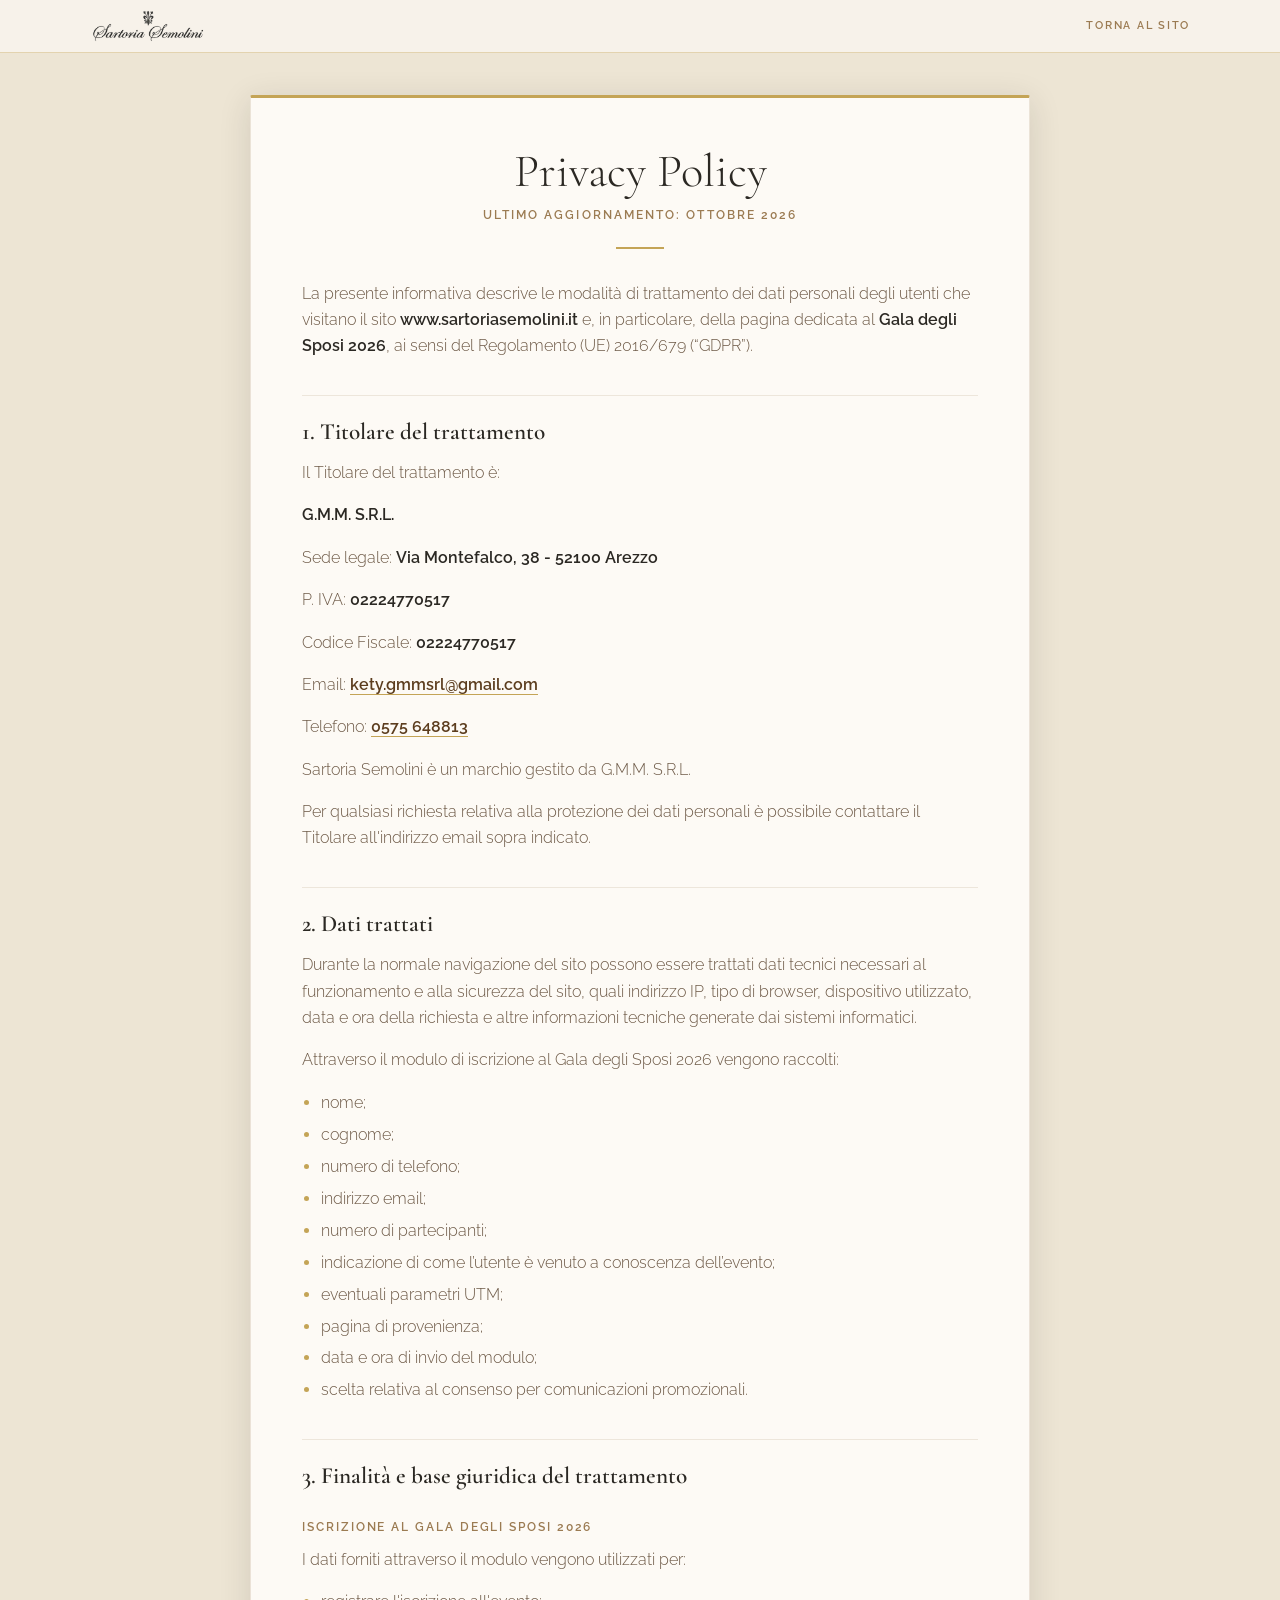
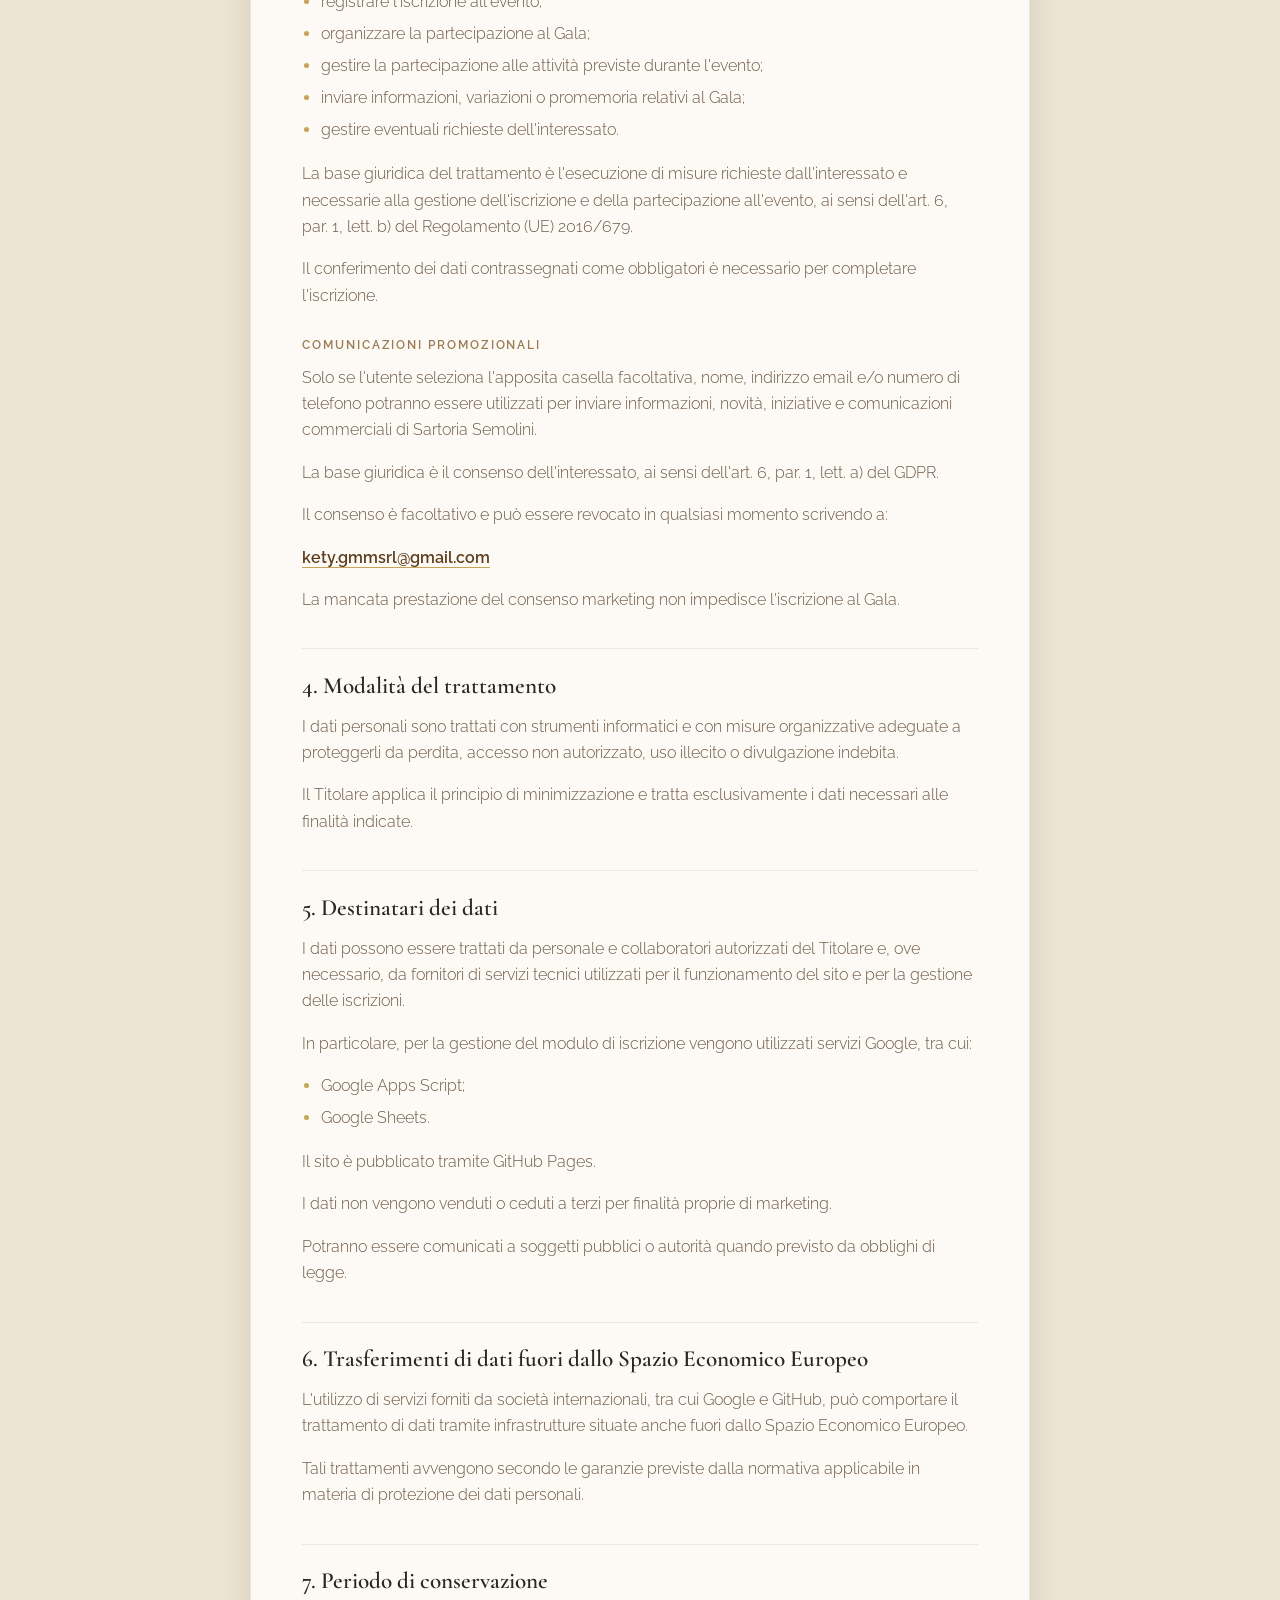
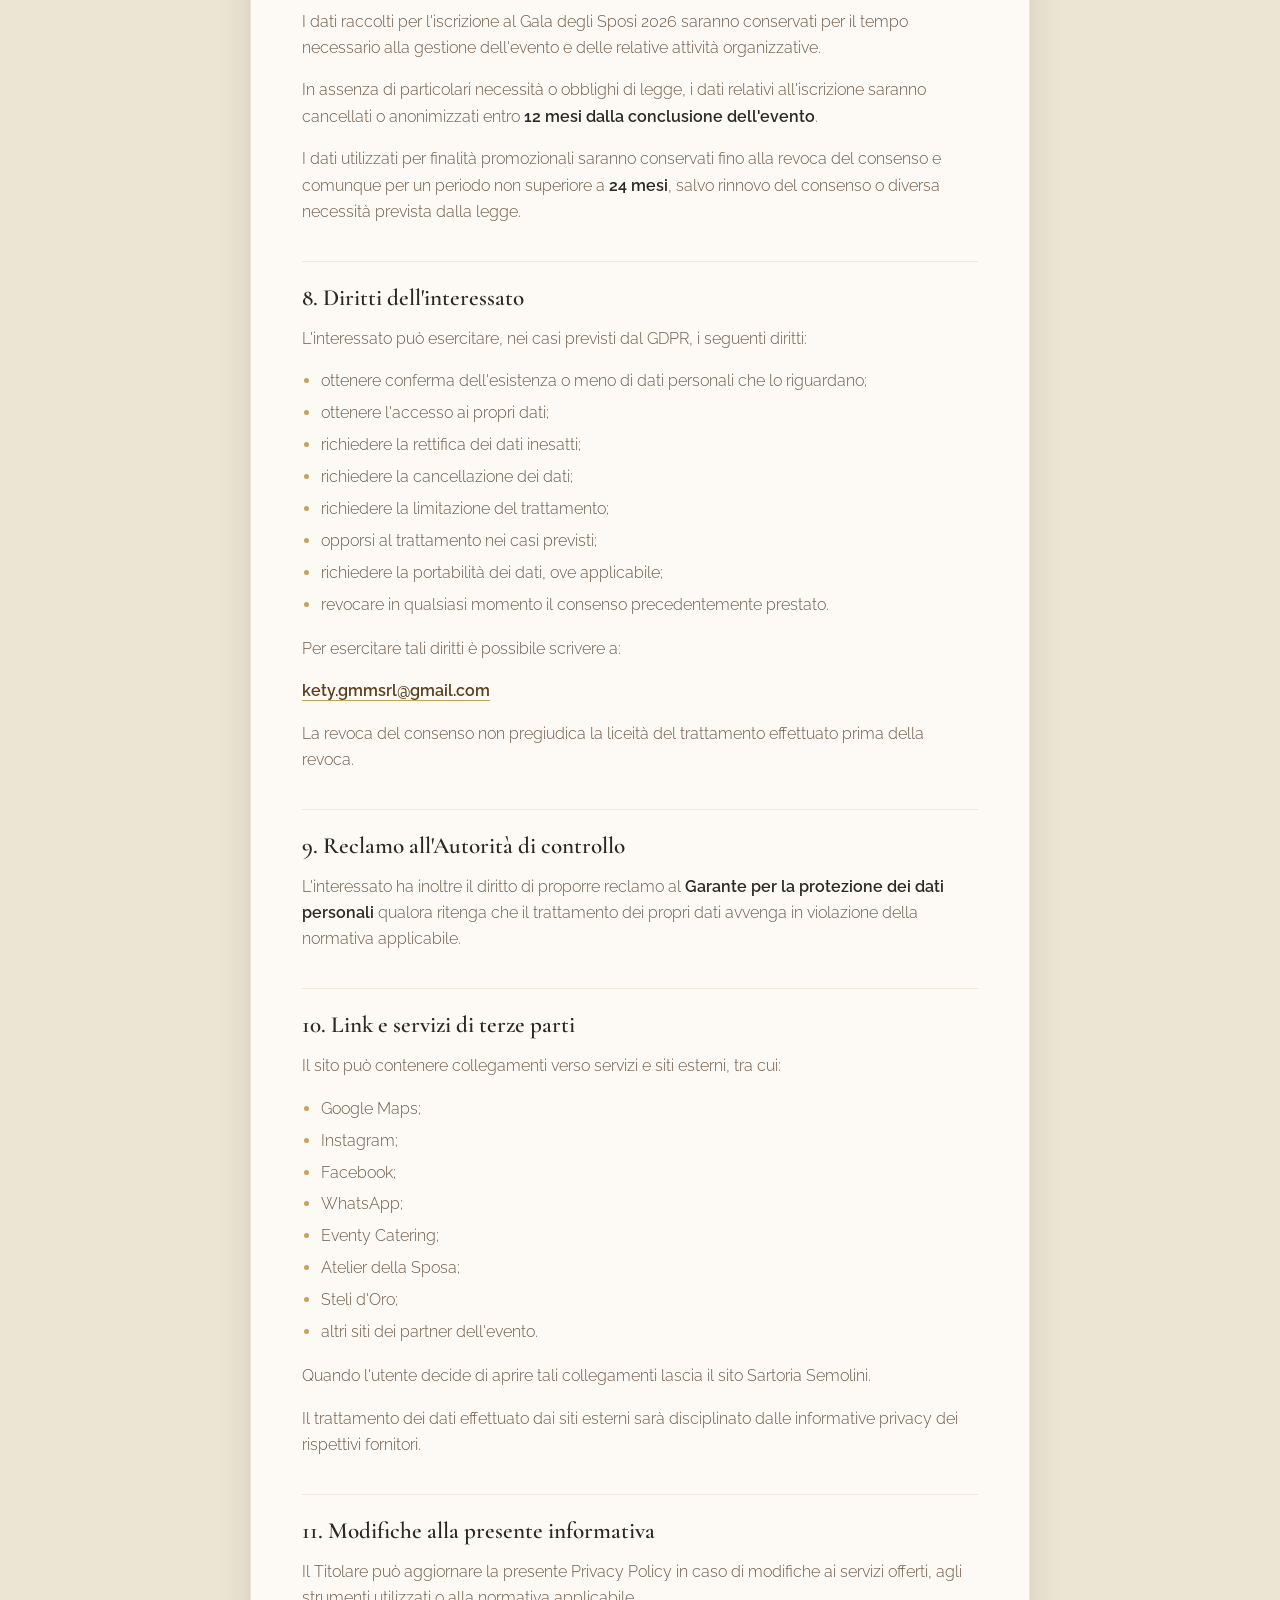
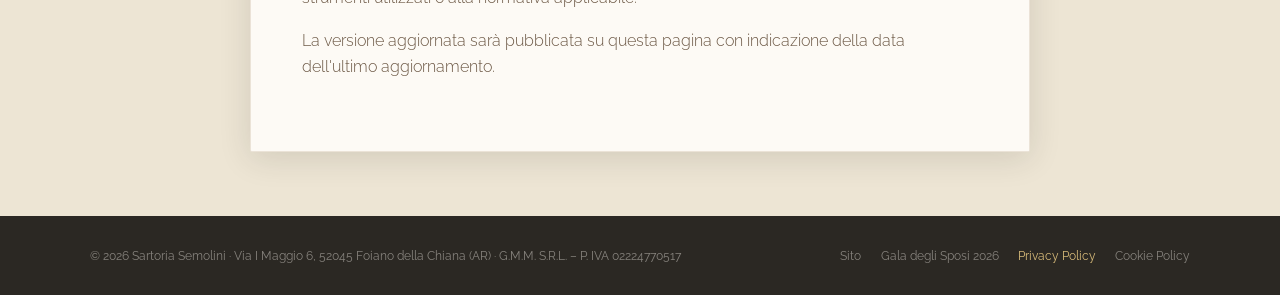
<file: privacy-policy/index.html>
<!DOCTYPE html>
<html lang="it">
<head>
  <meta charset="UTF-8" />
  <meta name="viewport" content="width=device-width, initial-scale=1.0, viewport-fit=cover" />
  <title>Privacy Policy | Sartoria Semolini</title>
  <meta name="description" content="Informativa sul trattamento dei dati personali del sito Sartoria Semolini e del modulo di iscrizione al Gala degli Sposi 2026." />
  <link rel="canonical" href="https://sartoriasemolini.it/privacy-policy/" />
  <meta name="theme-color" content="#F7F2EA" />

  <!-- Font ospitati sul sito (nessuna connessione a Google) -->
  <link rel="stylesheet" href="../fonts/fonts.css" />

  <style>
    *, *::before, *::after { box-sizing: border-box; margin: 0; padding: 0; }
    html { font-size: 16px; -webkit-text-size-adjust: 100%; }
    :root {
      --ivory: #F7F2EA; --beige-light: #EDE5D4; --beige: #D9CBAF;
      --warm-brown: #9B7B52; --dark-brown: #5C3D1E; --antracite: #2B2823;
      --gold: #C4A456; --gold-light: #D9BC7A; --white: #FDFAF5;
      --text-dark: #2B2823; --text-mid: #6B5744; --text-light: #9B8570;
      --font-display: 'Cormorant Garamond', Georgia, serif;
      --font-body: 'Raleway', sans-serif;
      --transition: 0.35s ease;
      --shadow-md: 0 6px 32px rgba(43,40,35,0.14);
    }
    body {
      font-family: var(--font-body);
      background: var(--beige-light);
      color: var(--text-dark);
      line-height: 1.7;
      -webkit-font-smoothing: antialiased;
      min-height: 100vh;
    }
    a { color: inherit; text-decoration: none; }
    .container { width: 90%; max-width: 1100px; margin: 0 auto; }

    /* Header chiaro, come landing e pagina di ringraziamento */
    .gh { background: var(--ivory); border-bottom: 1px solid rgba(196,164,86,0.4); }
    .gh__inner { height: 52px; display: flex; align-items: center; justify-content: space-between; gap: 1rem; }
    .gh__logo img { width: 116px; height: auto; display: block; }
    .gh__back { font-size: 0.68rem; font-weight: 600; letter-spacing: 0.16em; text-transform: uppercase; color: var(--warm-brown); }
    .gh__back:hover { color: var(--dark-brown); }

    main { display: block; padding: 2.6rem 0 4rem; }
    .doc {
      max-width: 780px;
      margin: 0 auto;
      background: var(--white);
      border: 1px solid rgba(155,123,82,0.18);
      border-top: 3px solid var(--gold);
      border-radius: 2px;
      box-shadow: var(--shadow-md);
      padding: 2.2rem 1.3rem 2.6rem;
    }
    .doc__head { text-align: center; margin-bottom: 2rem; }
    .doc__head h1 {
      font-family: var(--font-display);
      font-weight: 300;
      font-size: clamp(2.1rem, 7vw, 2.9rem);
      line-height: 1.1;
      color: var(--antracite);
    }
    .doc__updated {
      margin-top: 0.6rem;
      font-size: 0.72rem;
      font-weight: 600;
      letter-spacing: 0.18em;
      text-transform: uppercase;
      color: var(--warm-brown);
    }
    .divider { width: 48px; height: 2px; background: var(--gold); margin: 1.3rem auto 0; }

    .doc__body { font-size: 0.97rem; font-weight: 300; color: var(--text-mid); }
    .doc__body p { margin-bottom: 1rem; }
    .doc__body h2 {
      font-family: var(--font-display);
      font-weight: 600;
      font-size: 1.45rem;
      line-height: 1.25;
      color: var(--antracite);
      margin: 2.2rem 0 0.8rem;
      padding-top: 1.4rem;
      border-top: 1px solid rgba(155,123,82,0.16);
    }
    .doc__body h3 {
      font-size: 0.75rem;
      font-weight: 600;
      letter-spacing: 0.16em;
      text-transform: uppercase;
      color: var(--warm-brown);
      margin: 1.6rem 0 0.6rem;
    }
    .doc__body ul { margin: 0 0 1.1rem 1.2rem; }
    .doc__body li { margin-bottom: 0.35rem; }
    .doc__body li::marker { color: var(--gold); }
    .doc__body strong { font-weight: 600; color: var(--antracite); }
    .doc__body a { color: var(--dark-brown); border-bottom: 1px solid var(--gold); }
    .doc__body a:hover { color: var(--warm-brown); }

    .footer { background: var(--antracite); padding: 1.8rem 0; color: rgba(247,242,234,0.45); font-size: 0.78rem; }
    .footer__inner { display: flex; flex-wrap: wrap; gap: 0.8rem 1.4rem; justify-content: space-between; }
    .footer__legal { display: flex; gap: 1.2rem; flex-wrap: wrap; }
    .footer a:hover { color: var(--gold); }
    .footer a[aria-current="page"] { color: var(--gold-light); }

    @media (min-width: 640px) {
      .doc { padding: 3rem 3.2rem 3.4rem; }
    }
  </style>
</head>
<body>

  <header class="gh" role="banner">
    <div class="container gh__inner">
      <a href="/" class="gh__logo" aria-label="Sartoria Semolini – vai al sito">
        <img src="../images/logo-semolini-trasparente.png" alt="Sartoria Semolini" width="744" height="237" />
      </a>
      <a href="/" class="gh__back">Torna al sito</a>
    </div>
  </header>

  <main>
    <div class="container">
      <article class="doc">
        <header class="doc__head">
          <h1>Privacy Policy</h1>
          <p class="doc__updated">Ultimo aggiornamento: ottobre 2026</p>
          <div class="divider"></div>
        </header>
        <div class="doc__body">
<p>La presente informativa descrive le modalità di trattamento dei dati personali degli utenti che visitano il sito <strong>www.sartoriasemolini.it</strong> e, in particolare, della pagina dedicata al <strong>Gala degli Sposi 2026</strong>, ai sensi del Regolamento (UE) 2016/679 (“GDPR”).</p>
<h2>1. Titolare del trattamento</h2>
<p>Il Titolare del trattamento è:</p>
<p><strong>G.M.M. S.R.L.</strong></p>
<p>Sede legale: <strong>Via Montefalco, 38 - 52100 Arezzo</strong></p>
<p>P. IVA: <strong>02224770517</strong></p>
<p>Codice Fiscale: <strong>02224770517</strong></p>
<p>Email: <strong><a href="mailto:kety.gmmsrl@gmail.com">kety.gmmsrl@gmail.com</a></strong></p>
<p>Telefono: <strong><a href="tel:+390575648813">0575 648813</a></strong></p>
<p>Sartoria Semolini è un marchio gestito da G.M.M. S.R.L.</p>
<p>Per qualsiasi richiesta relativa alla protezione dei dati personali è possibile contattare il Titolare all'indirizzo email sopra indicato.</p>
<h2>2. Dati trattati</h2>
<p>Durante la normale navigazione del sito possono essere trattati dati tecnici necessari al funzionamento e alla sicurezza del sito, quali indirizzo IP, tipo di browser, dispositivo utilizzato, data e ora della richiesta e altre informazioni tecniche generate dai sistemi informatici.</p>
<p>Attraverso il modulo di iscrizione al Gala degli Sposi 2026 vengono raccolti:</p>
<ul>
<li>nome;</li>
<li>cognome;</li>
<li>numero di telefono;</li>
<li>indirizzo email;</li>
<li>numero di partecipanti;</li>
<li>indicazione di come l’utente è venuto a conoscenza dell’evento;</li>
<li>eventuali parametri UTM;</li>
<li>pagina di provenienza;</li>
<li>data e ora di invio del modulo;</li>
<li>scelta relativa al consenso per comunicazioni promozionali.</li>
</ul>
<h2>3. Finalità e base giuridica del trattamento</h2>
<h3>Iscrizione al Gala degli Sposi 2026</h3>
<p>I dati forniti attraverso il modulo vengono utilizzati per:</p>
<ul>
<li>registrare l'iscrizione all'evento;</li>
<li>organizzare la partecipazione al Gala;</li>
<li>gestire la partecipazione alle attività previste durante l'evento;</li>
<li>inviare informazioni, variazioni o promemoria relativi al Gala;</li>
<li>gestire eventuali richieste dell'interessato.</li>
</ul>
<p>La base giuridica del trattamento è l'esecuzione di misure richieste dall'interessato e necessarie alla gestione dell'iscrizione e della partecipazione all'evento, ai sensi dell'art. 6, par. 1, lett. b) del Regolamento (UE) 2016/679.</p>
<p>Il conferimento dei dati contrassegnati come obbligatori è necessario per completare l'iscrizione.</p>
<h3>Comunicazioni promozionali</h3>
<p>Solo se l'utente seleziona l'apposita casella facoltativa, nome, indirizzo email e/o numero di telefono potranno essere utilizzati per inviare informazioni, novità, iniziative e comunicazioni commerciali di Sartoria Semolini.</p>
<p>La base giuridica è il consenso dell'interessato, ai sensi dell'art. 6, par. 1, lett. a) del GDPR.</p>
<p>Il consenso è facoltativo e può essere revocato in qualsiasi momento scrivendo a:</p>
<p><strong><a href="mailto:kety.gmmsrl@gmail.com">kety.gmmsrl@gmail.com</a></strong></p>
<p>La mancata prestazione del consenso marketing non impedisce l'iscrizione al Gala.</p>
<h2>4. Modalità del trattamento</h2>
<p>I dati personali sono trattati con strumenti informatici e con misure organizzative adeguate a proteggerli da perdita, accesso non autorizzato, uso illecito o divulgazione indebita.</p>
<p>Il Titolare applica il principio di minimizzazione e tratta esclusivamente i dati necessari alle finalità indicate.</p>
<h2>5. Destinatari dei dati</h2>
<p>I dati possono essere trattati da personale e collaboratori autorizzati del Titolare e, ove necessario, da fornitori di servizi tecnici utilizzati per il funzionamento del sito e per la gestione delle iscrizioni.</p>
<p>In particolare, per la gestione del modulo di iscrizione vengono utilizzati servizi Google, tra cui:</p>
<ul>
<li>Google Apps Script;</li>
<li>Google Sheets.</li>
</ul>
<p>Il sito è pubblicato tramite GitHub Pages.</p>
<p>I dati non vengono venduti o ceduti a terzi per finalità proprie di marketing.</p>
<p>Potranno essere comunicati a soggetti pubblici o autorità quando previsto da obblighi di legge.</p>
<h2>6. Trasferimenti di dati fuori dallo Spazio Economico Europeo</h2>
<p>L'utilizzo di servizi forniti da società internazionali, tra cui Google e GitHub, può comportare il trattamento di dati tramite infrastrutture situate anche fuori dallo Spazio Economico Europeo.</p>
<p>Tali trattamenti avvengono secondo le garanzie previste dalla normativa applicabile in materia di protezione dei dati personali.</p>
<h2>7. Periodo di conservazione</h2>
<p>I dati raccolti per l'iscrizione al Gala degli Sposi 2026 saranno conservati per il tempo necessario alla gestione dell'evento e delle relative attività organizzative.</p>
<p>In assenza di particolari necessità o obblighi di legge, i dati relativi all'iscrizione saranno cancellati o anonimizzati entro <strong>12 mesi dalla conclusione dell'evento</strong>.</p>
<p>I dati utilizzati per finalità promozionali saranno conservati fino alla revoca del consenso e comunque per un periodo non superiore a <strong>24 mesi</strong>, salvo rinnovo del consenso o diversa necessità prevista dalla legge.</p>
<h2>8. Diritti dell'interessato</h2>
<p>L'interessato può esercitare, nei casi previsti dal GDPR, i seguenti diritti:</p>
<ul>
<li>ottenere conferma dell'esistenza o meno di dati personali che lo riguardano;</li>
<li>ottenere l'accesso ai propri dati;</li>
<li>richiedere la rettifica dei dati inesatti;</li>
<li>richiedere la cancellazione dei dati;</li>
<li>richiedere la limitazione del trattamento;</li>
<li>opporsi al trattamento nei casi previsti;</li>
<li>richiedere la portabilità dei dati, ove applicabile;</li>
<li>revocare in qualsiasi momento il consenso precedentemente prestato.</li>
</ul>
<p>Per esercitare tali diritti è possibile scrivere a:</p>
<p><strong><a href="mailto:kety.gmmsrl@gmail.com">kety.gmmsrl@gmail.com</a></strong></p>
<p>La revoca del consenso non pregiudica la liceità del trattamento effettuato prima della revoca.</p>
<h2>9. Reclamo all'Autorità di controllo</h2>
<p>L'interessato ha inoltre il diritto di proporre reclamo al <strong>Garante per la protezione dei dati personali</strong> qualora ritenga che il trattamento dei propri dati avvenga in violazione della normativa applicabile.</p>
<h2>10. Link e servizi di terze parti</h2>
<p>Il sito può contenere collegamenti verso servizi e siti esterni, tra cui:</p>
<ul>
<li>Google Maps;</li>
<li>Instagram;</li>
<li>Facebook;</li>
<li>WhatsApp;</li>
<li>Eventy Catering;</li>
<li>Atelier della Sposa;</li>
<li>Steli d'Oro;</li>
<li>altri siti dei partner dell'evento.</li>
</ul>
<p>Quando l'utente decide di aprire tali collegamenti lascia il sito Sartoria Semolini.</p>
<p>Il trattamento dei dati effettuato dai siti esterni sarà disciplinato dalle informative privacy dei rispettivi fornitori.</p>
<h2>11. Modifiche alla presente informativa</h2>
<p>Il Titolare può aggiornare la presente Privacy Policy in caso di modifiche ai servizi offerti, agli strumenti utilizzati o alla normativa applicabile.</p>
<p>La versione aggiornata sarà pubblicata su questa pagina con indicazione della data dell'ultimo aggiornamento.</p>
        </div>
      </article>
    </div>
  </main>

  <footer class="footer" role="contentinfo">
    <div class="container footer__inner">
      <span>&copy; 2026 Sartoria Semolini · Via I Maggio 6, 52045 Foiano della Chiana (AR) · <span style="white-space:nowrap">G.M.M. S.R.L. – P. IVA 02224770517</span></span>
      <nav class="footer__legal" aria-label="Note legali">
        <a href="/">Sito</a>
        <a href="/gala-degli-sposi-2026/">Gala degli Sposi 2026</a>
        <a href="/privacy-policy/" aria-current="page">Privacy Policy</a>
        <a href="/cookie-policy/">Cookie Policy</a>
      </nav>
    </div>
  </footer>

</body>
</html>
</file>
<file: fonts/fonts.css>
/* Font locali (Google Fonts, distribuiti con licenza SIL Open Font License 1.1 tramite Fontsource).
   Sostituiscono il caricamento da fonts.googleapis.com / fonts.gstatic.com. Subset: latin + latin-ext. */

/* cormorant-garamond-latin-ext-300-normal */
@font-face {
  font-family: 'Cormorant Garamond';
  font-style: normal;
  font-display: swap;
  font-weight: 300;
  src: url(./cormorant-garamond-latin-ext-300-normal.woff2) format('woff2');
  unicode-range: U+0100-02BA,U+02BD-02C5,U+02C7-02CC,U+02CE-02D7,U+02DD-02FF,U+0304,U+0308,U+0329,U+1D00-1DBF,U+1E00-1E9F,U+1EF2-1EFF,U+2020,U+20A0-20AB,U+20AD-20C0,U+2113,U+2C60-2C7F,U+A720-A7FF;
}

/* cormorant-garamond-latin-300-normal */
@font-face {
  font-family: 'Cormorant Garamond';
  font-style: normal;
  font-display: swap;
  font-weight: 300;
  src: url(./cormorant-garamond-latin-300-normal.woff2) format('woff2');
  unicode-range: U+0000-00FF,U+0131,U+0152-0153,U+02BB-02BC,U+02C6,U+02DA,U+02DC,U+0304,U+0308,U+0329,U+2000-206F,U+20AC,U+2122,U+2191,U+2193,U+2212,U+2215,U+FEFF,U+FFFD;
}

/* cormorant-garamond-latin-ext-400-normal */
@font-face {
  font-family: 'Cormorant Garamond';
  font-style: normal;
  font-display: swap;
  font-weight: 400;
  src: url(./cormorant-garamond-latin-ext-400-normal.woff2) format('woff2');
  unicode-range: U+0100-02BA,U+02BD-02C5,U+02C7-02CC,U+02CE-02D7,U+02DD-02FF,U+0304,U+0308,U+0329,U+1D00-1DBF,U+1E00-1E9F,U+1EF2-1EFF,U+2020,U+20A0-20AB,U+20AD-20C0,U+2113,U+2C60-2C7F,U+A720-A7FF;
}

/* cormorant-garamond-latin-400-normal */
@font-face {
  font-family: 'Cormorant Garamond';
  font-style: normal;
  font-display: swap;
  font-weight: 400;
  src: url(./cormorant-garamond-latin-400-normal.woff2) format('woff2');
  unicode-range: U+0000-00FF,U+0131,U+0152-0153,U+02BB-02BC,U+02C6,U+02DA,U+02DC,U+0304,U+0308,U+0329,U+2000-206F,U+20AC,U+2122,U+2191,U+2193,U+2212,U+2215,U+FEFF,U+FFFD;
}

/* cormorant-garamond-latin-ext-600-normal */
@font-face {
  font-family: 'Cormorant Garamond';
  font-style: normal;
  font-display: swap;
  font-weight: 600;
  src: url(./cormorant-garamond-latin-ext-600-normal.woff2) format('woff2');
  unicode-range: U+0100-02BA,U+02BD-02C5,U+02C7-02CC,U+02CE-02D7,U+02DD-02FF,U+0304,U+0308,U+0329,U+1D00-1DBF,U+1E00-1E9F,U+1EF2-1EFF,U+2020,U+20A0-20AB,U+20AD-20C0,U+2113,U+2C60-2C7F,U+A720-A7FF;
}

/* cormorant-garamond-latin-600-normal */
@font-face {
  font-family: 'Cormorant Garamond';
  font-style: normal;
  font-display: swap;
  font-weight: 600;
  src: url(./cormorant-garamond-latin-600-normal.woff2) format('woff2');
  unicode-range: U+0000-00FF,U+0131,U+0152-0153,U+02BB-02BC,U+02C6,U+02DA,U+02DC,U+0304,U+0308,U+0329,U+2000-206F,U+20AC,U+2122,U+2191,U+2193,U+2212,U+2215,U+FEFF,U+FFFD;
}

/* cormorant-garamond-latin-ext-300-italic */
@font-face {
  font-family: 'Cormorant Garamond';
  font-style: italic;
  font-display: swap;
  font-weight: 300;
  src: url(./cormorant-garamond-latin-ext-300-italic.woff2) format('woff2');
  unicode-range: U+0100-02BA,U+02BD-02C5,U+02C7-02CC,U+02CE-02D7,U+02DD-02FF,U+0304,U+0308,U+0329,U+1D00-1DBF,U+1E00-1E9F,U+1EF2-1EFF,U+2020,U+20A0-20AB,U+20AD-20C0,U+2113,U+2C60-2C7F,U+A720-A7FF;
}

/* cormorant-garamond-latin-300-italic */
@font-face {
  font-family: 'Cormorant Garamond';
  font-style: italic;
  font-display: swap;
  font-weight: 300;
  src: url(./cormorant-garamond-latin-300-italic.woff2) format('woff2');
  unicode-range: U+0000-00FF,U+0131,U+0152-0153,U+02BB-02BC,U+02C6,U+02DA,U+02DC,U+0304,U+0308,U+0329,U+2000-206F,U+20AC,U+2122,U+2191,U+2193,U+2212,U+2215,U+FEFF,U+FFFD;
}

/* cormorant-garamond-latin-ext-400-italic */
@font-face {
  font-family: 'Cormorant Garamond';
  font-style: italic;
  font-display: swap;
  font-weight: 400;
  src: url(./cormorant-garamond-latin-ext-400-italic.woff2) format('woff2');
  unicode-range: U+0100-02BA,U+02BD-02C5,U+02C7-02CC,U+02CE-02D7,U+02DD-02FF,U+0304,U+0308,U+0329,U+1D00-1DBF,U+1E00-1E9F,U+1EF2-1EFF,U+2020,U+20A0-20AB,U+20AD-20C0,U+2113,U+2C60-2C7F,U+A720-A7FF;
}

/* cormorant-garamond-latin-400-italic */
@font-face {
  font-family: 'Cormorant Garamond';
  font-style: italic;
  font-display: swap;
  font-weight: 400;
  src: url(./cormorant-garamond-latin-400-italic.woff2) format('woff2');
  unicode-range: U+0000-00FF,U+0131,U+0152-0153,U+02BB-02BC,U+02C6,U+02DA,U+02DC,U+0304,U+0308,U+0329,U+2000-206F,U+20AC,U+2122,U+2191,U+2193,U+2212,U+2215,U+FEFF,U+FFFD;
}

/* raleway-latin-ext-300-normal */
@font-face {
  font-family: 'Raleway';
  font-style: normal;
  font-display: swap;
  font-weight: 300;
  src: url(./raleway-latin-ext-300-normal.woff2) format('woff2');
  unicode-range: U+0100-02BA,U+02BD-02C5,U+02C7-02CC,U+02CE-02D7,U+02DD-02FF,U+0304,U+0308,U+0329,U+1D00-1DBF,U+1E00-1E9F,U+1EF2-1EFF,U+2020,U+20A0-20AB,U+20AD-20C0,U+2113,U+2C60-2C7F,U+A720-A7FF;
}

/* raleway-latin-300-normal */
@font-face {
  font-family: 'Raleway';
  font-style: normal;
  font-display: swap;
  font-weight: 300;
  src: url(./raleway-latin-300-normal.woff2) format('woff2');
  unicode-range: U+0000-00FF,U+0131,U+0152-0153,U+02BB-02BC,U+02C6,U+02DA,U+02DC,U+0304,U+0308,U+0329,U+2000-206F,U+20AC,U+2122,U+2191,U+2193,U+2212,U+2215,U+FEFF,U+FFFD;
}

/* raleway-latin-ext-400-normal */
@font-face {
  font-family: 'Raleway';
  font-style: normal;
  font-display: swap;
  font-weight: 400;
  src: url(./raleway-latin-ext-400-normal.woff2) format('woff2');
  unicode-range: U+0100-02BA,U+02BD-02C5,U+02C7-02CC,U+02CE-02D7,U+02DD-02FF,U+0304,U+0308,U+0329,U+1D00-1DBF,U+1E00-1E9F,U+1EF2-1EFF,U+2020,U+20A0-20AB,U+20AD-20C0,U+2113,U+2C60-2C7F,U+A720-A7FF;
}

/* raleway-latin-400-normal */
@font-face {
  font-family: 'Raleway';
  font-style: normal;
  font-display: swap;
  font-weight: 400;
  src: url(./raleway-latin-400-normal.woff2) format('woff2');
  unicode-range: U+0000-00FF,U+0131,U+0152-0153,U+02BB-02BC,U+02C6,U+02DA,U+02DC,U+0304,U+0308,U+0329,U+2000-206F,U+20AC,U+2122,U+2191,U+2193,U+2212,U+2215,U+FEFF,U+FFFD;
}

/* raleway-latin-ext-500-normal */
@font-face {
  font-family: 'Raleway';
  font-style: normal;
  font-display: swap;
  font-weight: 500;
  src: url(./raleway-latin-ext-500-normal.woff2) format('woff2');
  unicode-range: U+0100-02BA,U+02BD-02C5,U+02C7-02CC,U+02CE-02D7,U+02DD-02FF,U+0304,U+0308,U+0329,U+1D00-1DBF,U+1E00-1E9F,U+1EF2-1EFF,U+2020,U+20A0-20AB,U+20AD-20C0,U+2113,U+2C60-2C7F,U+A720-A7FF;
}

/* raleway-latin-500-normal */
@font-face {
  font-family: 'Raleway';
  font-style: normal;
  font-display: swap;
  font-weight: 500;
  src: url(./raleway-latin-500-normal.woff2) format('woff2');
  unicode-range: U+0000-00FF,U+0131,U+0152-0153,U+02BB-02BC,U+02C6,U+02DA,U+02DC,U+0304,U+0308,U+0329,U+2000-206F,U+20AC,U+2122,U+2191,U+2193,U+2212,U+2215,U+FEFF,U+FFFD;
}

/* raleway-latin-ext-600-normal */
@font-face {
  font-family: 'Raleway';
  font-style: normal;
  font-display: swap;
  font-weight: 600;
  src: url(./raleway-latin-ext-600-normal.woff2) format('woff2');
  unicode-range: U+0100-02BA,U+02BD-02C5,U+02C7-02CC,U+02CE-02D7,U+02DD-02FF,U+0304,U+0308,U+0329,U+1D00-1DBF,U+1E00-1E9F,U+1EF2-1EFF,U+2020,U+20A0-20AB,U+20AD-20C0,U+2113,U+2C60-2C7F,U+A720-A7FF;
}

/* raleway-latin-600-normal */
@font-face {
  font-family: 'Raleway';
  font-style: normal;
  font-display: swap;
  font-weight: 600;
  src: url(./raleway-latin-600-normal.woff2) format('woff2');
  unicode-range: U+0000-00FF,U+0131,U+0152-0153,U+02BB-02BC,U+02C6,U+02DA,U+02DC,U+0304,U+0308,U+0329,U+2000-206F,U+20AC,U+2122,U+2191,U+2193,U+2212,U+2215,U+FEFF,U+FFFD;
}

/* italianno-latin-ext-400-normal */
@font-face {
  font-family: 'Italianno';
  font-style: normal;
  font-display: swap;
  font-weight: 400;
  src: url(./italianno-latin-ext-400-normal.woff2) format('woff2');
  unicode-range: U+0100-02BA,U+02BD-02C5,U+02C7-02CC,U+02CE-02D7,U+02DD-02FF,U+0304,U+0308,U+0329,U+1D00-1DBF,U+1E00-1E9F,U+1EF2-1EFF,U+2020,U+20A0-20AB,U+20AD-20C0,U+2113,U+2C60-2C7F,U+A720-A7FF;
}

/* italianno-latin-400-normal */
@font-face {
  font-family: 'Italianno';
  font-style: normal;
  font-display: swap;
  font-weight: 400;
  src: url(./italianno-latin-400-normal.woff2) format('woff2');
  unicode-range: U+0000-00FF,U+0131,U+0152-0153,U+02BB-02BC,U+02C6,U+02DA,U+02DC,U+0304,U+0308,U+0329,U+2000-206F,U+20AC,U+2122,U+2191,U+2193,U+2212,U+2215,U+FEFF,U+FFFD;
}
</file>
